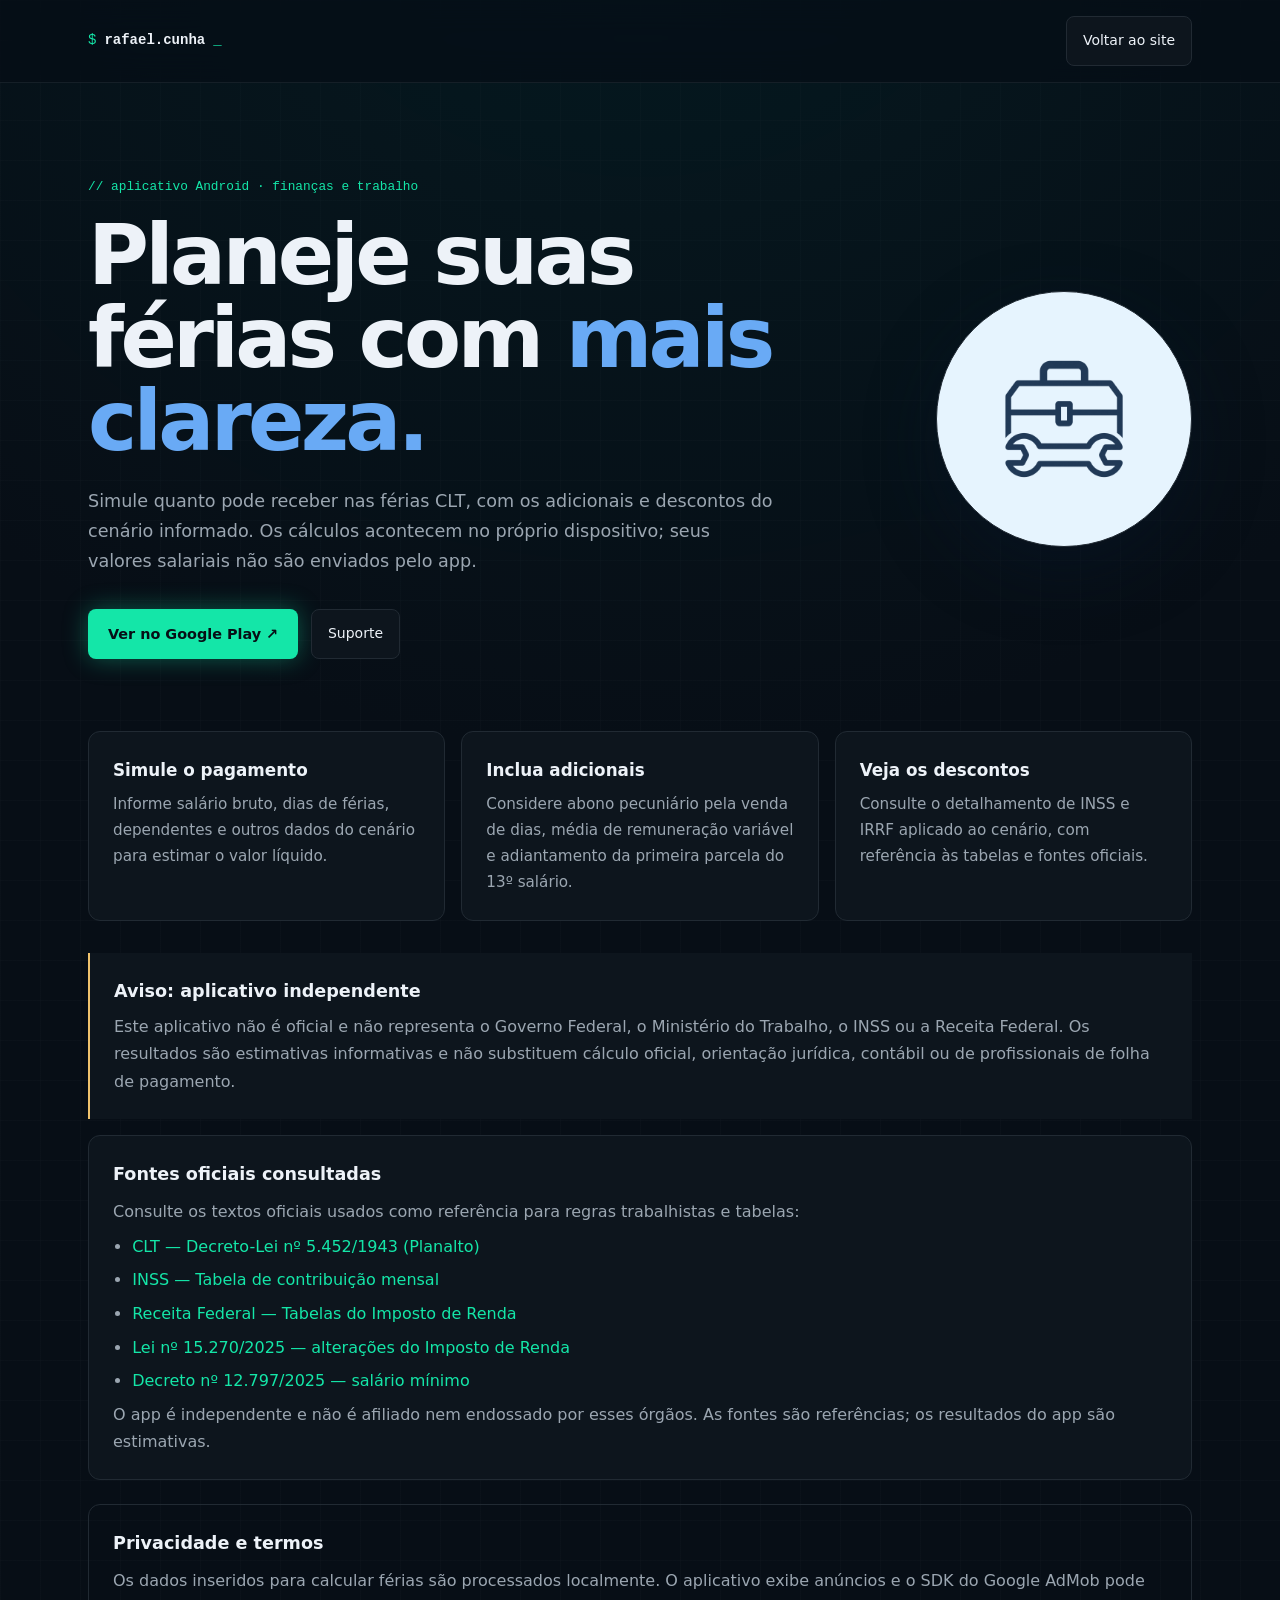
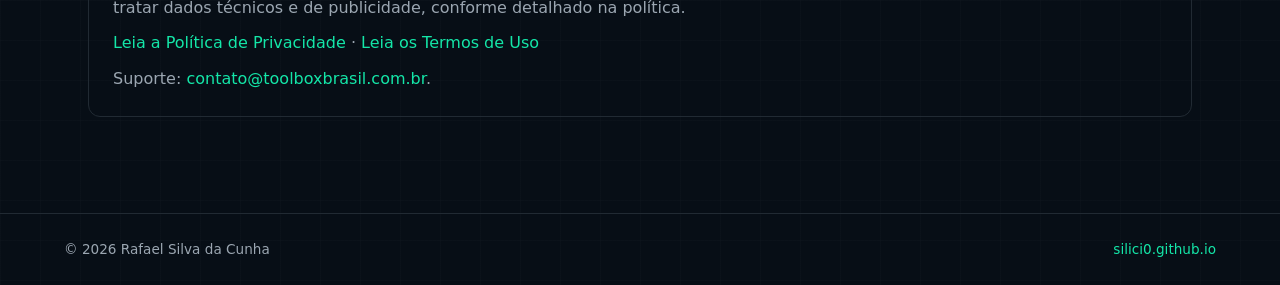
<file: calculadora-de-ferias/index.html>
<!DOCTYPE html>
<html lang="pt-BR">
<head>
  <meta charset="UTF-8" />
  <meta name="viewport" content="width=device-width, initial-scale=1.0" />
  <meta name="description" content="Calculadora de Férias: estime férias CLT, abono pecuniário, adiantamento do 13º, INSS e IRRF. Os cálculos são feitos no seu dispositivo." />
  <meta name="theme-color" content="#142c48" />
  <title>Calculadora de Férias — Simulação CLT | Rafael Cunha</title>
  <link rel="canonical" href="https://silici0.github.io/calculadora-de-ferias/" />
  <link rel="icon" href="../favicon.svg" type="image/svg+xml" />
  <link rel="stylesheet" href="../styles.css" />
  <style>
    .vacation-page { min-height: calc(100vh - 160px); }
    .vacation-hero { max-width: 72rem; margin: 0 auto; padding: 6rem 1.5rem 4.5rem; display: grid; grid-template-columns: 1fr 16rem; align-items: center; gap: 3rem; }
    .vacation-kicker { color: var(--primary); font: 500 .8rem var(--font-mono); margin-bottom: 1.25rem; }
    .vacation-title { max-width: 48rem; font-size: clamp(2.7rem, 7vw, 5.2rem); line-height: 1; letter-spacing: -.045em; }
    .vacation-title span { color: #69aaf5; }
    .vacation-lede { max-width: 43rem; margin-top: 1.5rem; color: var(--muted-foreground); font-size: 1.1rem; }
    .vacation-actions { margin-top: 2rem; display: flex; flex-wrap: wrap; gap: .8rem; }
    .vacation-icon { width: 16rem; height: 16rem; aspect-ratio: 1 / 1; object-fit: contain; padding: 2rem; border-radius: 50%; border: 1px solid var(--border); background: #e6f4fe; box-shadow: 0 24px 70px #07172b66; justify-self: center; }
    .vacation-content { max-width: 72rem; margin: 0 auto; padding: 0 1.5rem 6rem; }
    .vacation-grid { display: grid; grid-template-columns: repeat(3, 1fr); gap: 1rem; }
    .vacation-card { padding: 1.5rem; border: 1px solid var(--border); border-radius: var(--radius); background: var(--card); }
    .vacation-card h2 { font-size: 1.05rem; margin-bottom: .5rem; }
    .vacation-card p { color: var(--muted-foreground); font-size: .95rem; }
    .vacation-notice { margin-top: 2rem; padding: 1.5rem; border-left: 2px solid #f0c36d; background: var(--card); }
    .vacation-notice h2 { font-size: 1.1rem; margin-bottom: .4rem; }
    .vacation-notice p { color: var(--muted-foreground); }
    .vacation-sources { margin-top: 1rem; padding: 1.5rem; border: 1px solid var(--border); border-radius: var(--radius); background: var(--card); }
    .vacation-sources h2 { font-size: 1.1rem; margin-bottom: .5rem; }
    .vacation-sources p, .vacation-sources li { color: var(--muted-foreground); }
    .vacation-sources ul { padding-left: 1.2rem; margin-top: .5rem; }
    .vacation-sources li { margin: .4rem 0; }
    .vacation-legal { margin-top: 1.5rem; padding: 1.5rem; border: 1px solid var(--border); border-radius: var(--radius); }
    .vacation-legal h2 { font-size: 1.1rem; margin-bottom: .4rem; }
    .vacation-legal p { color: var(--muted-foreground); margin-top: .5rem; }
    .vacation-footer { border-top: 1px solid var(--border); padding: 1.5rem; color: var(--muted-foreground); font-size: .85rem; }
    .vacation-footer-inner { max-width: 72rem; margin: 0 auto; display: flex; justify-content: space-between; gap: 1rem; flex-wrap: wrap; }
    @media (max-width: 700px) { .vacation-hero { padding-top: 4rem; grid-template-columns: 1fr; text-align: center; gap: 2rem; } .vacation-icon { width: 11rem; height: 11rem; margin: 0 auto; grid-row: 1; } .vacation-actions { justify-content: center; } .vacation-grid { grid-template-columns: 1fr; } }
  </style>
</head>
<body>
  <header class="navbar"><div class="nav-container"><a href="../" class="nav-logo" aria-label="Rafael Cunha, página inicial"><span class="nav-logo-dollar">$</span><span class="nav-logo-name">rafael.cunha</span><span class="nav-logo-cursor">_</span></a><a class="btn-outline" href="../">Voltar ao site</a></div></header>
  <main class="vacation-page">
    <section class="vacation-hero">
      <div>
        <p class="vacation-kicker">// aplicativo Android · finanças e trabalho</p>
        <h1 class="vacation-title">Planeje suas férias com <span>mais clareza.</span></h1>
        <p class="vacation-lede">Simule quanto pode receber nas férias CLT, com os adicionais e descontos do cenário informado. Os cálculos acontecem no próprio dispositivo; seus valores salariais não são enviados pelo app.</p>
        <div class="vacation-actions">
          <a class="btn-primary" href="https://play.google.com/store/apps/details?id=br.com.toolboxbrasil.calculadoradeferias" target="_blank" rel="noopener noreferrer">Ver no Google Play ↗</a>
          <a class="btn-outline" href="mailto:contato@toolboxbrasil.com.br?subject=Calculadora%20de%20F%C3%A9rias">Suporte</a>
        </div>
      </div>
      <img class="vacation-icon" src="images/calculadora-de-ferias-foreground.png" alt="Símbolo da Calculadora de Férias" width="1024" height="1024" fetchpriority="high" />
    </section>
    <section class="vacation-content" aria-label="Recursos do aplicativo">
      <div class="vacation-grid">
        <article class="vacation-card"><h2>Simule o pagamento</h2><p>Informe salário bruto, dias de férias, dependentes e outros dados do cenário para estimar o valor líquido.</p></article>
        <article class="vacation-card"><h2>Inclua adicionais</h2><p>Considere abono pecuniário pela venda de dias, média de remuneração variável e adiantamento da primeira parcela do 13º salário.</p></article>
        <article class="vacation-card"><h2>Veja os descontos</h2><p>Consulte o detalhamento de INSS e IRRF aplicado ao cenário, com referência às tabelas e fontes oficiais.</p></article>
      </div>
      <aside class="vacation-notice">
        <h2>Aviso: aplicativo independente</h2>
        <p>Este aplicativo não é oficial e não representa o Governo Federal, o Ministério do Trabalho, o INSS ou a Receita Federal. Os resultados são estimativas informativas e não substituem cálculo oficial, orientação jurídica, contábil ou de profissionais de folha de pagamento.</p>
      </aside>
      <section class="vacation-sources" aria-labelledby="official-sources-title">
        <h2 id="official-sources-title">Fontes oficiais consultadas</h2>
        <p>Consulte os textos oficiais usados como referência para regras trabalhistas e tabelas:</p>
        <ul>
          <li><a href="https://www.planalto.gov.br/ccivil_03/decreto-lei/del5452.htm" target="_blank" rel="noopener noreferrer">CLT — Decreto-Lei nº 5.452/1943 (Planalto)</a></li>
          <li><a href="https://www.gov.br/inss/pt-br/direitos-e-deveres/inscricao-e-contribuicao/tabela-de-contribuicao-mensal" target="_blank" rel="noopener noreferrer">INSS — Tabela de contribuição mensal</a></li>
          <li><a href="https://www.gov.br/receitafederal/pt-br/assuntos/meu-imposto-de-renda/tabelas" target="_blank" rel="noopener noreferrer">Receita Federal — Tabelas do Imposto de Renda</a></li>
          <li><a href="https://www.planalto.gov.br/ccivil_03/_ato2023-2026/2025/lei/L15270.htm" target="_blank" rel="noopener noreferrer">Lei nº 15.270/2025 — alterações do Imposto de Renda</a></li>
          <li><a href="https://www.planalto.gov.br/ccivil_03/_ato2023-2026/2025/decreto/D12797.htm" target="_blank" rel="noopener noreferrer">Decreto nº 12.797/2025 — salário mínimo</a></li>
        </ul>
        <p>O app é independente e não é afiliado nem endossado por esses órgãos. As fontes são referências; os resultados do app são estimativas.</p>
      </section>
      <aside class="vacation-legal">
        <h2>Privacidade e termos</h2>
        <p>Os dados inseridos para calcular férias são processados localmente. O aplicativo exibe anúncios e o SDK do Google AdMob pode tratar dados técnicos e de publicidade, conforme detalhado na política.</p>
        <p><a href="privacidade/">Leia a Política de Privacidade</a> · <a href="termos-de-uso/">Leia os Termos de Uso</a></p>
        <p>Suporte: <a href="mailto:contato@toolboxbrasil.com.br">contato@toolboxbrasil.com.br</a>.</p>
      </aside>
    </section>
  </main>
  <footer class="vacation-footer"><div class="vacation-footer-inner"><span>© 2026 Rafael Silva da Cunha</span><a href="../">silici0.github.io</a></div></footer>
</body>
</html>
</file>
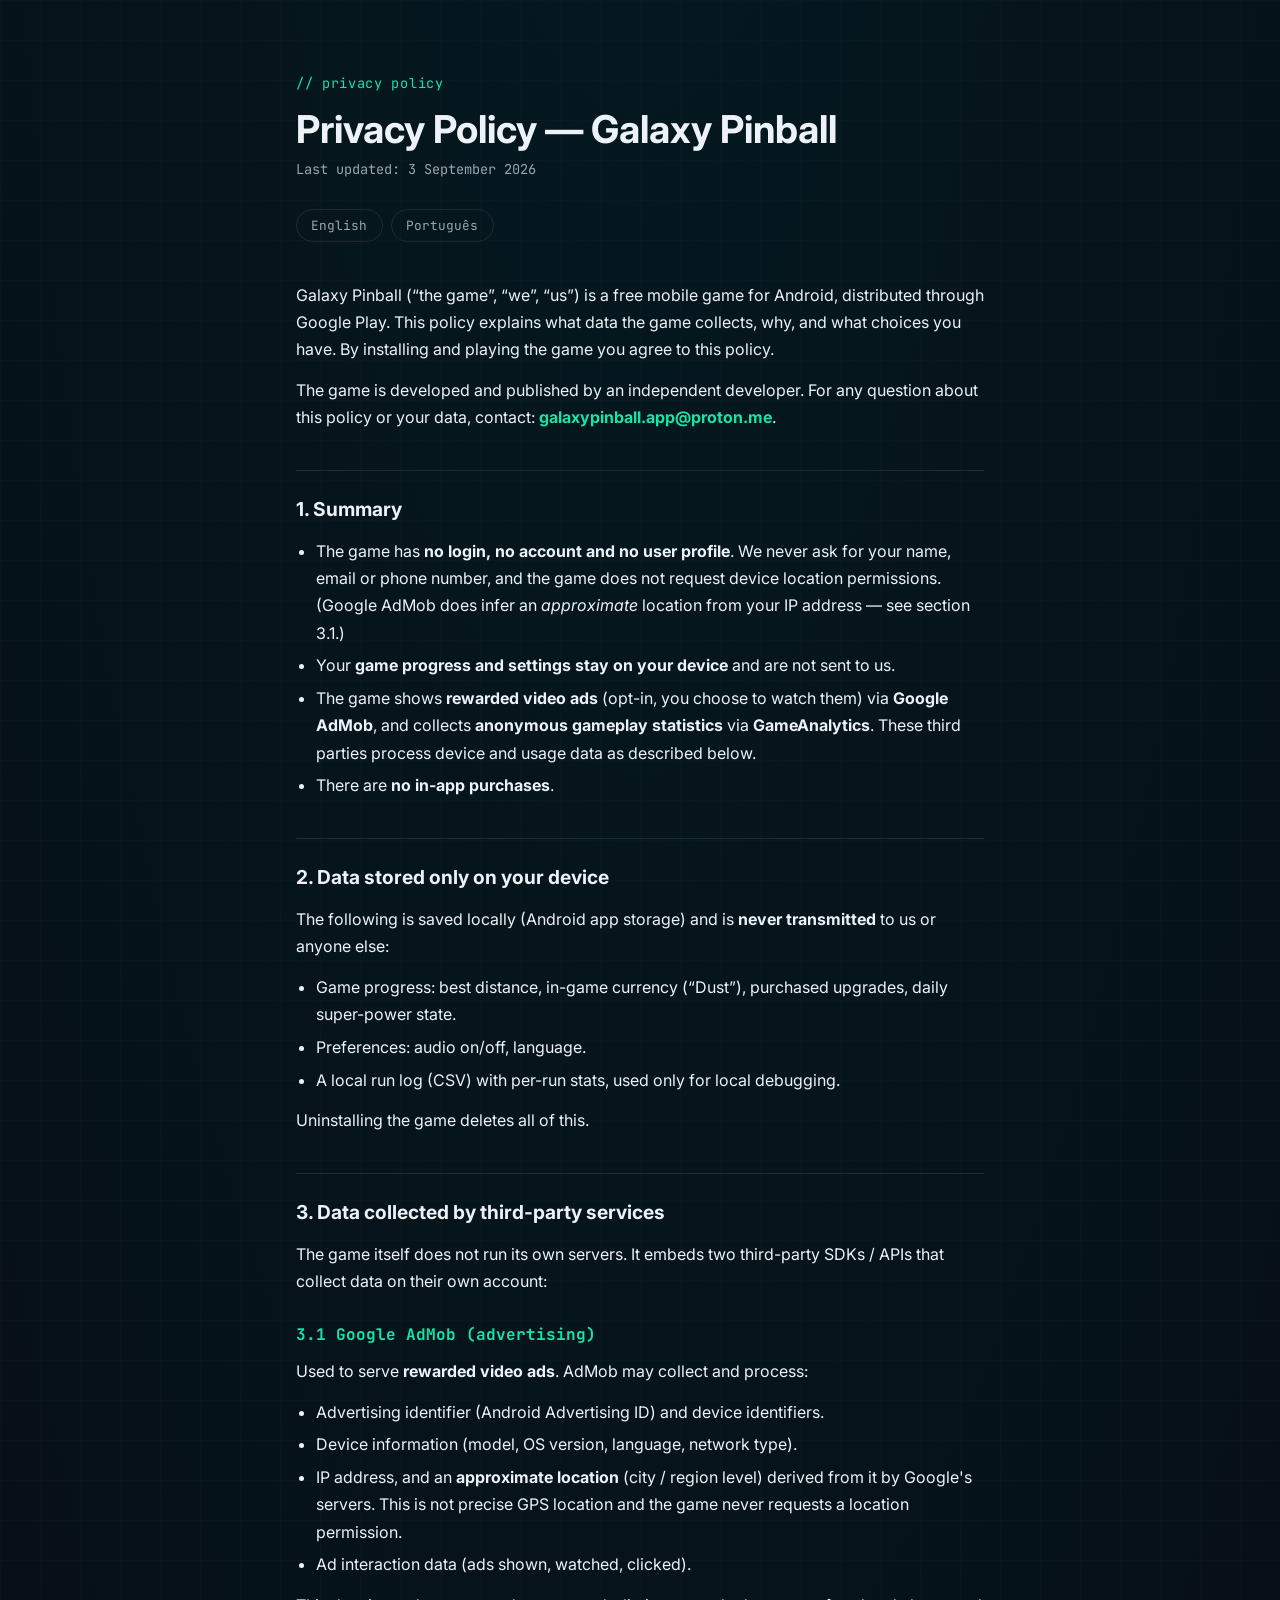
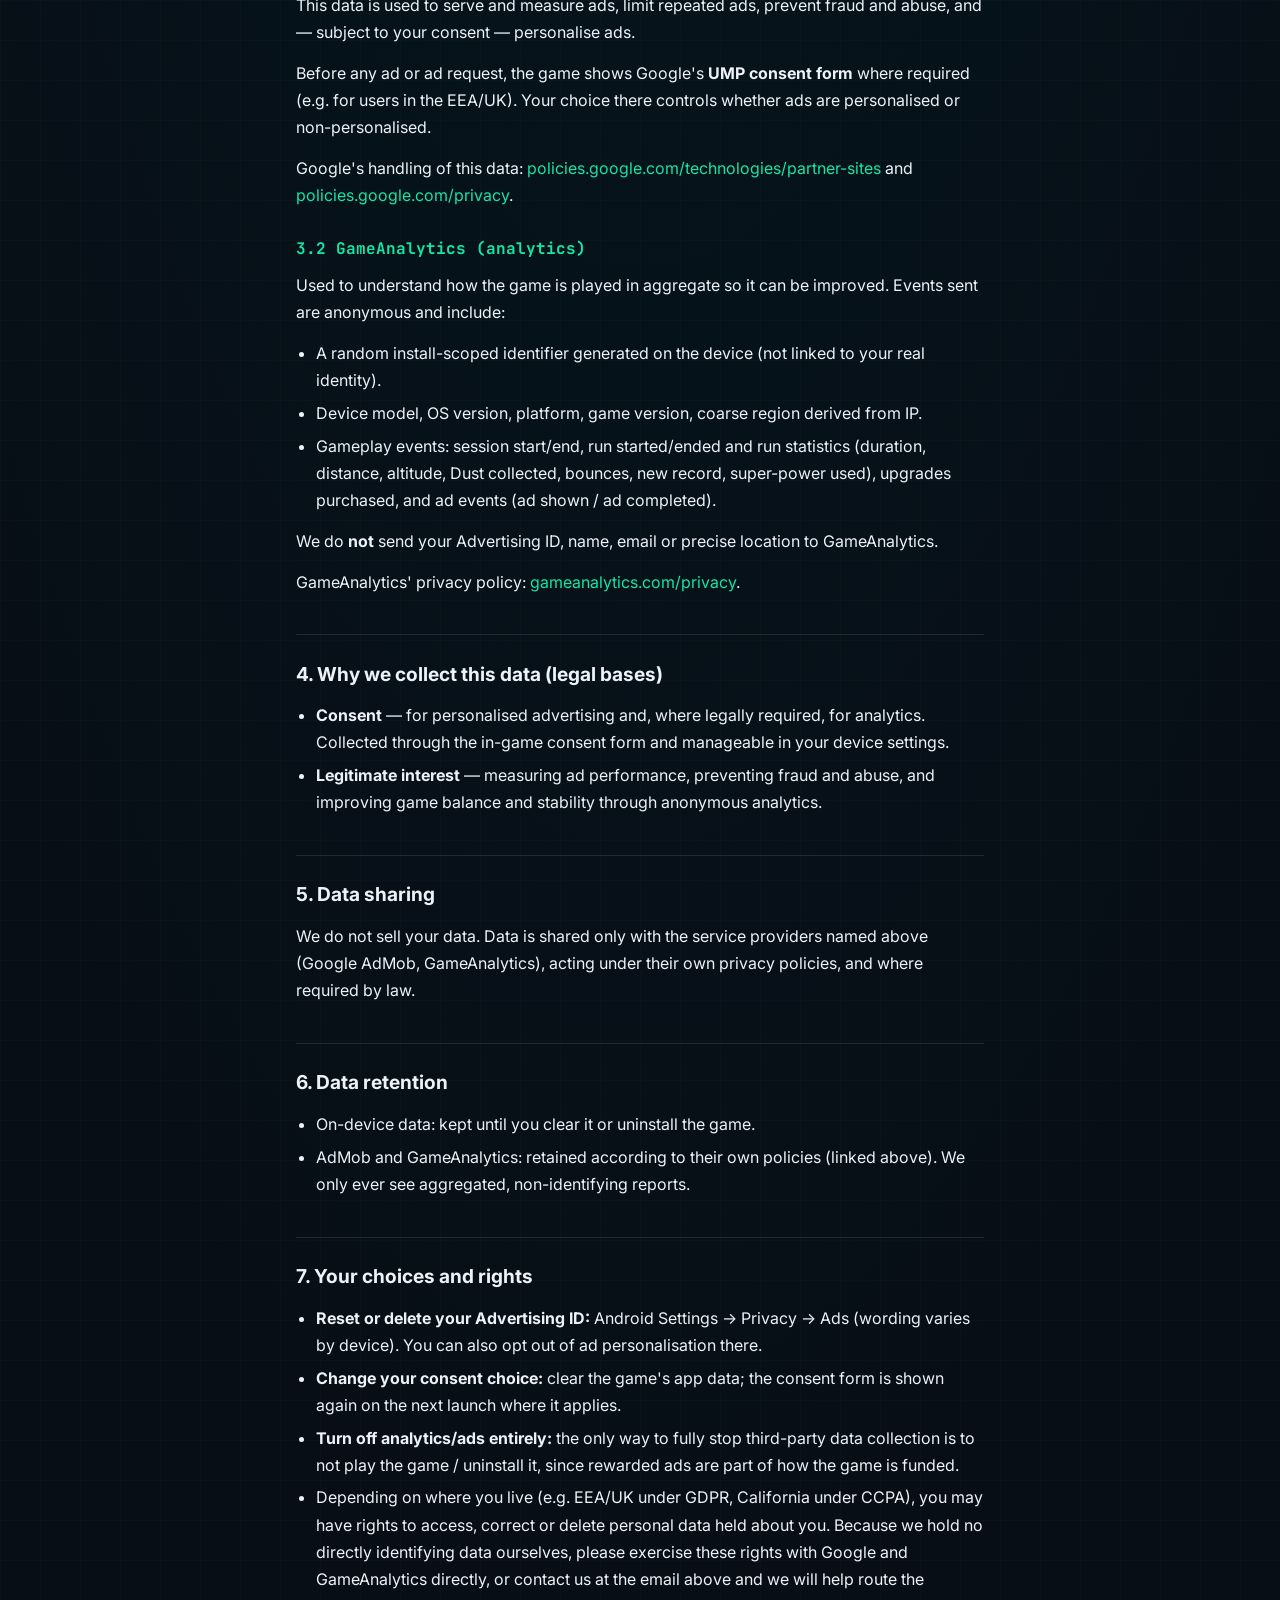
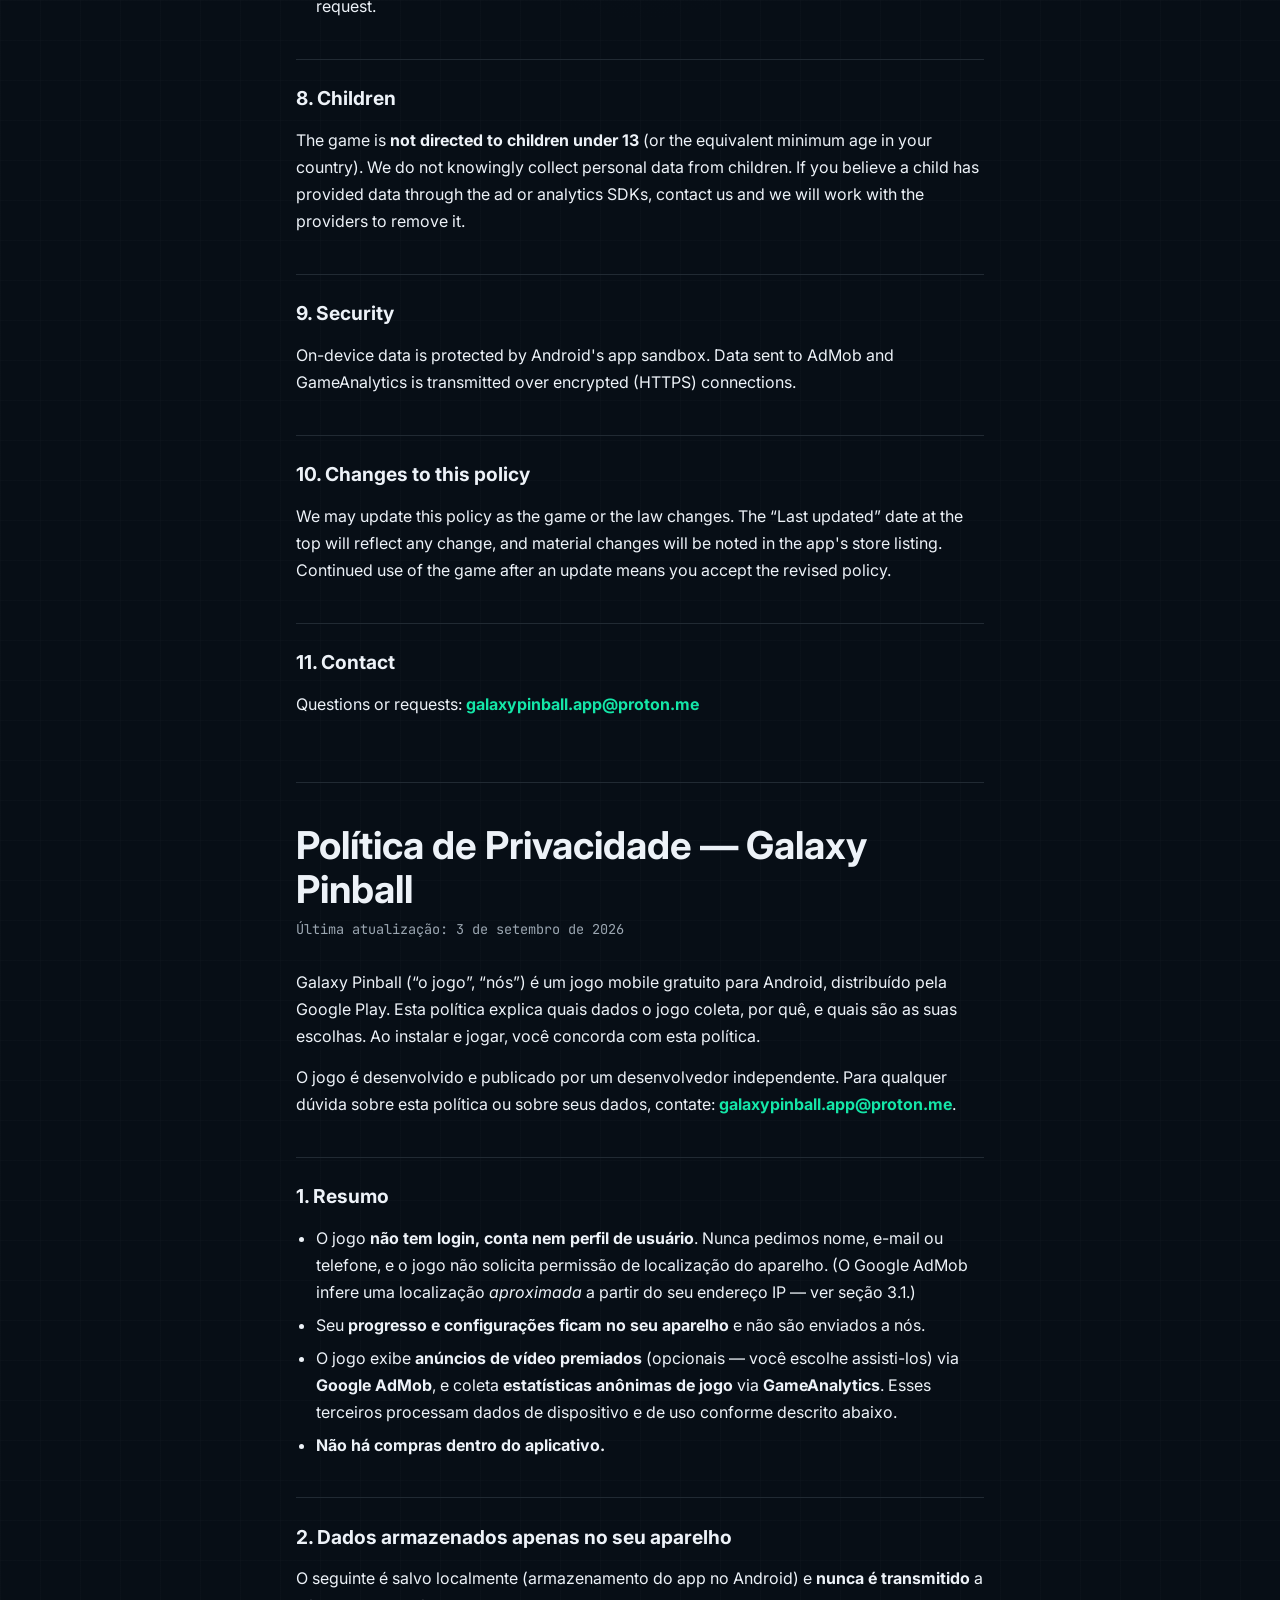
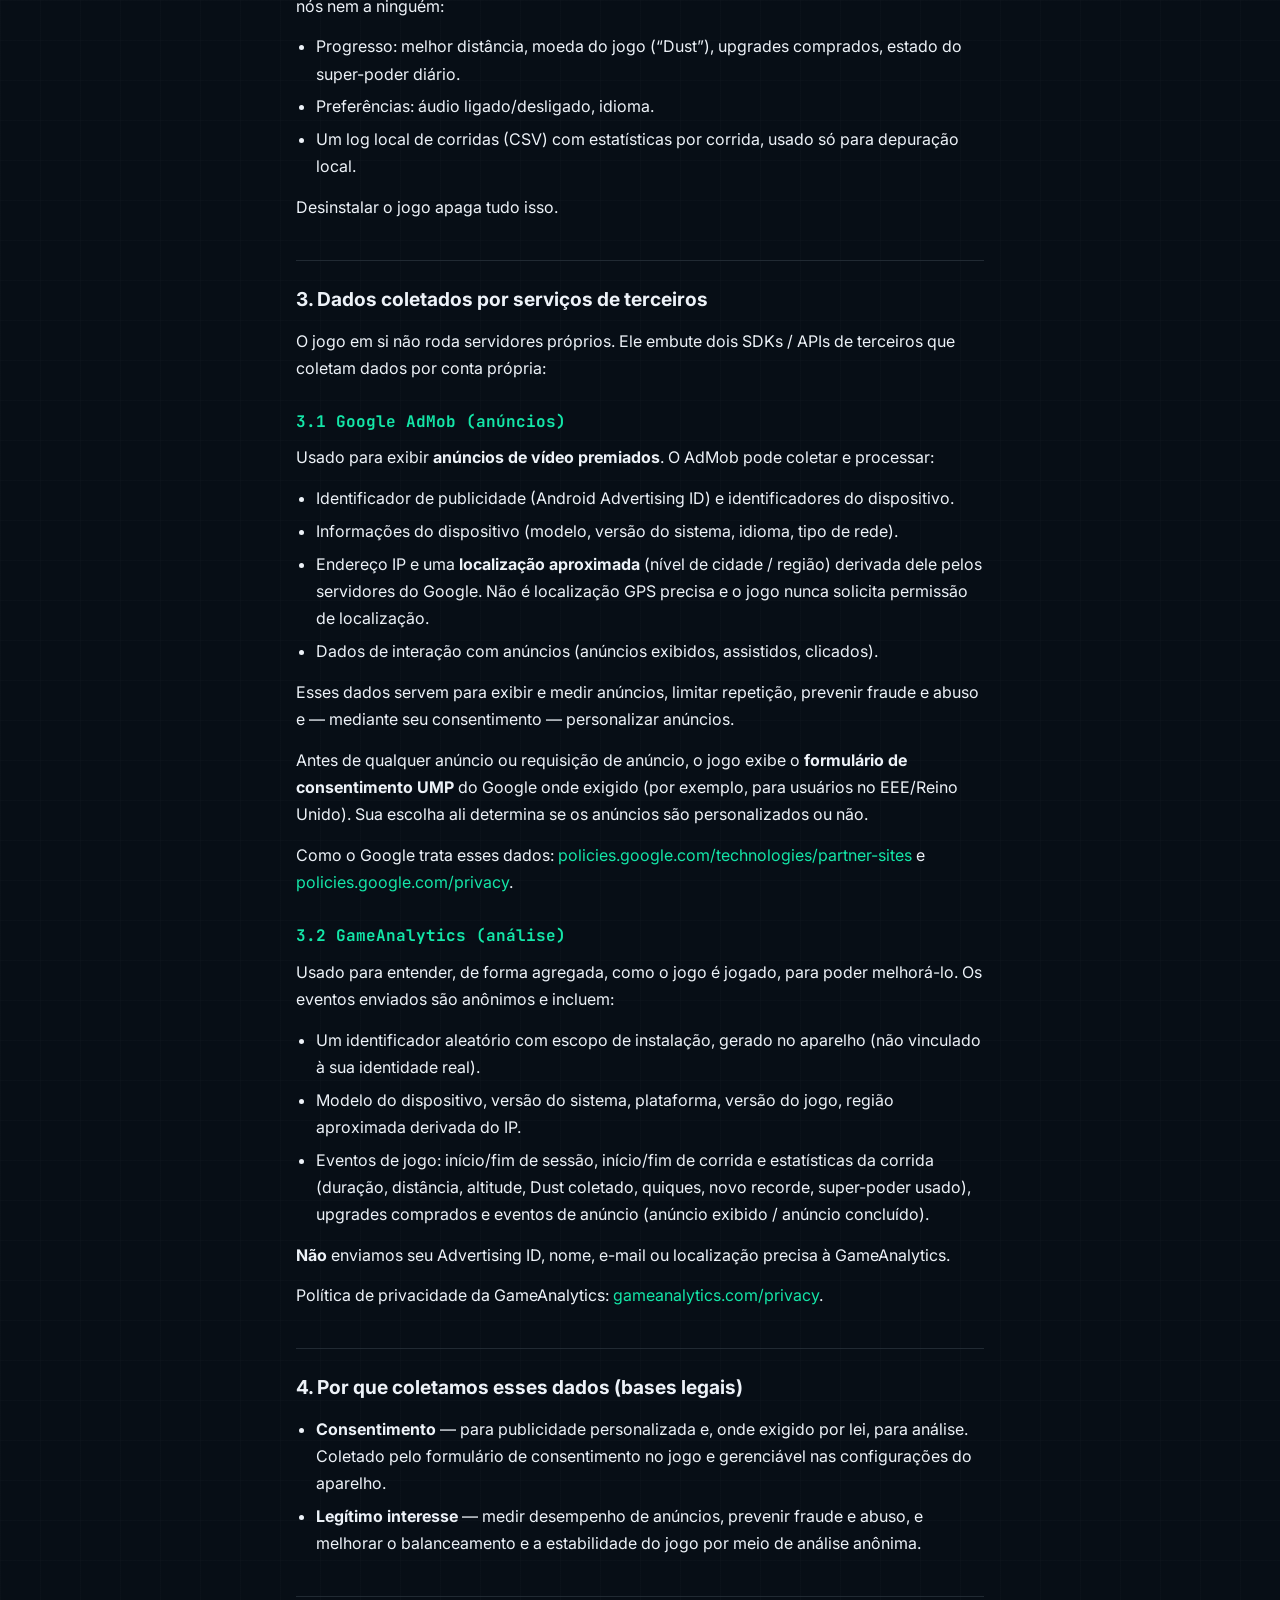
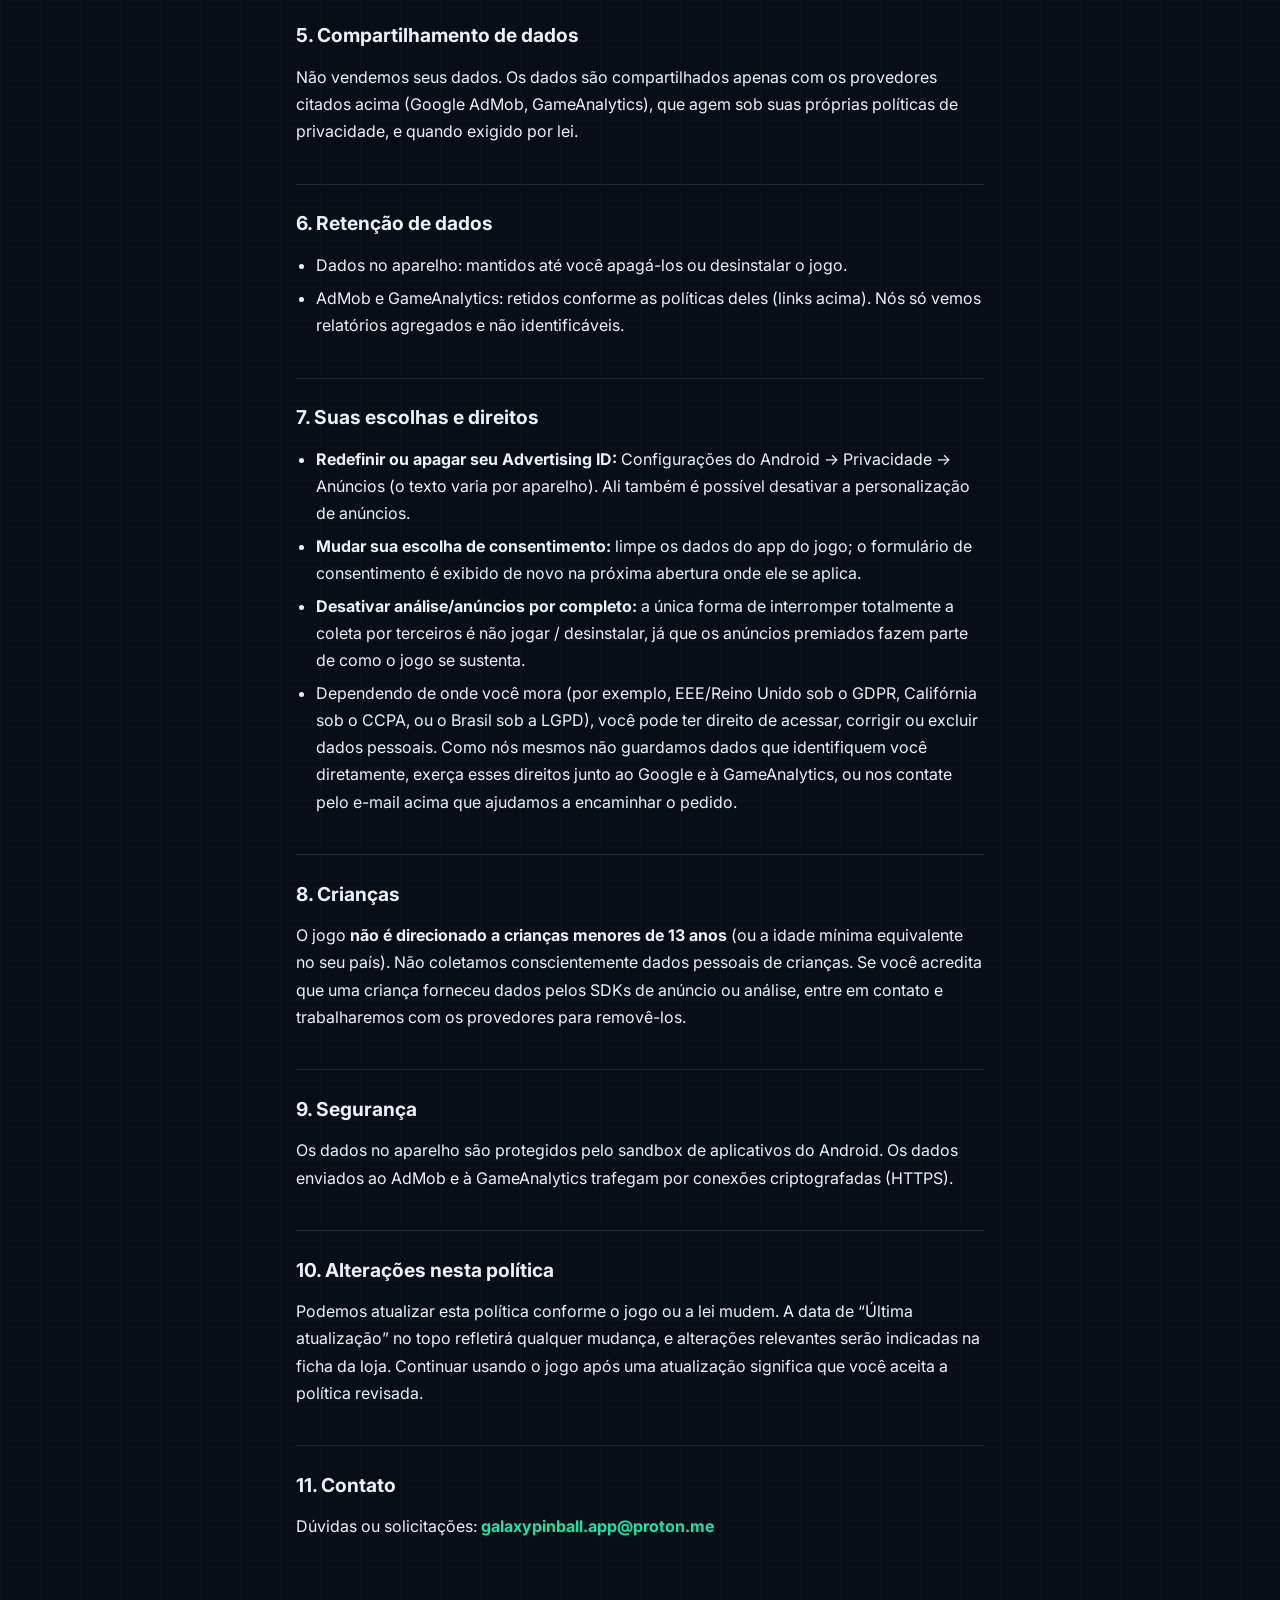
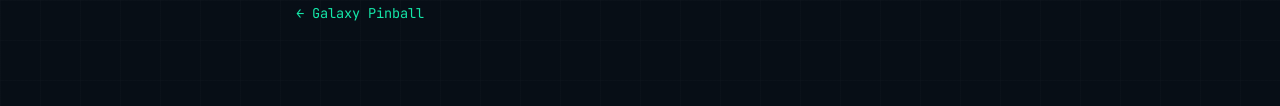
<file: game-pinball-privacy/index.html>
<!DOCTYPE html>
<html lang="en">
<head>
  <meta charset="UTF-8" />
  <meta name="viewport" content="width=device-width, initial-scale=1.0" />
  <title>Privacy Policy — Galaxy Pinball</title>
  <meta name="description" content="Privacy Policy for Galaxy Pinball, a free Android game. What data is collected, why, and your choices. English and Portuguese." />
  <meta name="robots" content="index, follow" />
  <link rel="canonical" href="https://silici0.github.io/game-pinball-privacy/" />
  <link rel="icon" href="../favicon.svg" type="image/svg+xml" />
  <link rel="icon" href="../favicon.ico" sizes="32x32" />
  <link rel="apple-touch-icon" href="../apple-touch-icon.png" />
  <link rel="preconnect" href="https://fonts.googleapis.com" />
  <link rel="preconnect" href="https://fonts.gstatic.com" crossorigin />
  <link rel="stylesheet" href="https://fonts.googleapis.com/css2?family=JetBrains+Mono:wght@400;500;700&family=Inter:wght@300;400;500;600;700;800&display=swap" />
  <link rel="stylesheet" href="../styles.css" />
  <style>
    .legal {
      max-width: 46rem;
      margin: 0 auto;
      padding: 4.5rem 1.5rem 5rem;
    }
    .legal .kicker {
      font-family: var(--font-mono);
      color: var(--primary);
      font-size: 0.85rem;
      letter-spacing: 0.05em;
      margin-bottom: 0.75rem;
    }
    .legal h1 {
      font-size: clamp(1.7rem, 4vw, 2.4rem);
      line-height: 1.15;
      margin-bottom: 0.4rem;
    }
    .legal .updated {
      color: var(--muted-foreground);
      font-family: var(--font-mono);
      font-size: 0.85rem;
      margin-bottom: 1.75rem;
    }
    .legal .langbar {
      display: flex;
      gap: 0.5rem;
      margin-bottom: 2.5rem;
      font-family: var(--font-mono);
      font-size: 0.8rem;
    }
    .legal .langbar a {
      border: 1px solid var(--border);
      border-radius: 999px;
      padding: 0.3rem 0.9rem;
      color: var(--muted-foreground);
    }
    .legal .langbar a:hover { color: var(--foreground); border-color: var(--primary); }
    .legal h2 {
      font-size: 1.2rem;
      margin: 2.4rem 0 0.75rem;
      padding-top: 1.4rem;
      border-top: 1px solid var(--border);
    }
    .legal h3 {
      font-size: 1rem;
      margin: 1.6rem 0 0.6rem;
      color: var(--primary);
      font-family: var(--font-mono);
    }
    .legal p, .legal li {
      color: var(--foreground);
      line-height: 1.7;
      margin-bottom: 0.85rem;
    }
    .legal ul { padding-left: 1.25rem; margin-bottom: 0.85rem; }
    .legal li { margin-bottom: 0.35rem; }
    .legal a { color: var(--primary); word-break: break-word; }
    .legal .sep {
      border: none;
      border-top: 1px solid var(--border);
      margin: 4rem 0 0;
    }
    .legal .back {
      display: inline-block;
      margin-top: 3rem;
      font-family: var(--font-mono);
      font-size: 0.85rem;
    }
  </style>
</head>
<body>
  <main class="legal">
    <p class="kicker">// privacy policy</p>
    <h1>Privacy Policy — Galaxy Pinball</h1>
    <p class="updated">Last updated: 3 September 2026</p>
    <nav class="langbar">
      <a href="#en">English</a>
      <a href="#pt">Português</a>
    </nav>

    <!-- ================= ENGLISH ================= -->
    <section id="en" lang="en">
      <p>
        Galaxy Pinball (&ldquo;the game&rdquo;, &ldquo;we&rdquo;, &ldquo;us&rdquo;) is a free mobile game for
        Android, distributed through Google Play. This policy explains what data the game collects, why,
        and what choices you have. By installing and playing the game you agree to this policy.
      </p>
      <p>
        The game is developed and published by an independent developer. For any question about this
        policy or your data, contact: <strong><a href="mailto:galaxypinball.app@proton.me">galaxypinball.app@proton.me</a></strong>.
      </p>

      <h2>1. Summary</h2>
      <ul>
        <li>The game has <strong>no login, no account and no user profile</strong>. We never ask for your name, email or phone number, and the game does not request device location permissions. (Google AdMob does infer an <em>approximate</em> location from your IP address — see section 3.1.)</li>
        <li>Your <strong>game progress and settings stay on your device</strong> and are not sent to us.</li>
        <li>The game shows <strong>rewarded video ads</strong> (opt-in, you choose to watch them) via <strong>Google AdMob</strong>, and collects <strong>anonymous gameplay statistics</strong> via <strong>GameAnalytics</strong>. These third parties process device and usage data as described below.</li>
        <li>There are <strong>no in-app purchases</strong>.</li>
      </ul>

      <h2>2. Data stored only on your device</h2>
      <p>The following is saved locally (Android app storage) and is <strong>never transmitted</strong> to us or anyone else:</p>
      <ul>
        <li>Game progress: best distance, in-game currency (&ldquo;Dust&rdquo;), purchased upgrades, daily super-power state.</li>
        <li>Preferences: audio on/off, language.</li>
        <li>A local run log (CSV) with per-run stats, used only for local debugging.</li>
      </ul>
      <p>Uninstalling the game deletes all of this.</p>

      <h2>3. Data collected by third-party services</h2>
      <p>The game itself does not run its own servers. It embeds two third-party SDKs / APIs that collect data on their own account:</p>

      <h3>3.1 Google AdMob (advertising)</h3>
      <p>Used to serve <strong>rewarded video ads</strong>. AdMob may collect and process:</p>
      <ul>
        <li>Advertising identifier (Android Advertising ID) and device identifiers.</li>
        <li>Device information (model, OS version, language, network type).</li>
        <li>IP address, and an <strong>approximate location</strong> (city / region level) derived from it by Google's servers. This is not precise GPS location and the game never requests a location permission.</li>
        <li>Ad interaction data (ads shown, watched, clicked).</li>
      </ul>
      <p>This data is used to serve and measure ads, limit repeated ads, prevent fraud and abuse, and — subject to your consent — personalise ads.</p>
      <p>Before any ad or ad request, the game shows Google's <strong>UMP consent form</strong> where required (e.g. for users in the EEA/UK). Your choice there controls whether ads are personalised or non-personalised.</p>
      <p>Google's handling of this data: <a href="https://policies.google.com/technologies/partner-sites" target="_blank" rel="noopener">policies.google.com/technologies/partner-sites</a> and <a href="https://policies.google.com/privacy" target="_blank" rel="noopener">policies.google.com/privacy</a>.</p>

      <h3>3.2 GameAnalytics (analytics)</h3>
      <p>Used to understand how the game is played in aggregate so it can be improved. Events sent are anonymous and include:</p>
      <ul>
        <li>A random install-scoped identifier generated on the device (not linked to your real identity).</li>
        <li>Device model, OS version, platform, game version, coarse region derived from IP.</li>
        <li>Gameplay events: session start/end, run started/ended and run statistics (duration, distance, altitude, Dust collected, bounces, new record, super-power used), upgrades purchased, and ad events (ad shown / ad completed).</li>
      </ul>
      <p>We do <strong>not</strong> send your Advertising ID, name, email or precise location to GameAnalytics.</p>
      <p>GameAnalytics' privacy policy: <a href="https://gameanalytics.com/privacy" target="_blank" rel="noopener">gameanalytics.com/privacy</a>.</p>

      <h2>4. Why we collect this data (legal bases)</h2>
      <ul>
        <li><strong>Consent</strong> — for personalised advertising and, where legally required, for analytics. Collected through the in-game consent form and manageable in your device settings.</li>
        <li><strong>Legitimate interest</strong> — measuring ad performance, preventing fraud and abuse, and improving game balance and stability through anonymous analytics.</li>
      </ul>

      <h2>5. Data sharing</h2>
      <p>We do not sell your data. Data is shared only with the service providers named above (Google AdMob, GameAnalytics), acting under their own privacy policies, and where required by law.</p>

      <h2>6. Data retention</h2>
      <ul>
        <li>On-device data: kept until you clear it or uninstall the game.</li>
        <li>AdMob and GameAnalytics: retained according to their own policies (linked above). We only ever see aggregated, non-identifying reports.</li>
      </ul>

      <h2>7. Your choices and rights</h2>
      <ul>
        <li><strong>Reset or delete your Advertising ID:</strong> Android Settings → Privacy → Ads (wording varies by device). You can also opt out of ad personalisation there.</li>
        <li><strong>Change your consent choice:</strong> clear the game's app data; the consent form is shown again on the next launch where it applies.</li>
        <li><strong>Turn off analytics/ads entirely:</strong> the only way to fully stop third-party data collection is to not play the game / uninstall it, since rewarded ads are part of how the game is funded.</li>
        <li>Depending on where you live (e.g. EEA/UK under GDPR, California under CCPA), you may have rights to access, correct or delete personal data held about you. Because we hold no directly identifying data ourselves, please exercise these rights with Google and GameAnalytics directly, or contact us at the email above and we will help route the request.</li>
      </ul>

      <h2>8. Children</h2>
      <p>The game is <strong>not directed to children under 13</strong> (or the equivalent minimum age in your country). We do not knowingly collect personal data from children. If you believe a child has provided data through the ad or analytics SDKs, contact us and we will work with the providers to remove it.</p>

      <h2>9. Security</h2>
      <p>On-device data is protected by Android's app sandbox. Data sent to AdMob and GameAnalytics is transmitted over encrypted (HTTPS) connections.</p>

      <h2>10. Changes to this policy</h2>
      <p>We may update this policy as the game or the law changes. The &ldquo;Last updated&rdquo; date at the top will reflect any change, and material changes will be noted in the app's store listing. Continued use of the game after an update means you accept the revised policy.</p>

      <h2>11. Contact</h2>
      <p>Questions or requests: <strong><a href="mailto:galaxypinball.app@proton.me">galaxypinball.app@proton.me</a></strong></p>
    </section>

    <hr class="sep" />

    <!-- ================= PORTUGUÊS ================= -->
    <section id="pt" lang="pt-BR">
      <h1 style="margin-top:2.5rem;">Política de Privacidade — Galaxy Pinball</h1>
      <p class="updated">Última atualização: 3 de setembro de 2026</p>

      <p>
        Galaxy Pinball (&ldquo;o jogo&rdquo;, &ldquo;nós&rdquo;) é um jogo mobile gratuito para Android,
        distribuído pela Google Play. Esta política explica quais dados o jogo coleta, por quê, e quais
        são as suas escolhas. Ao instalar e jogar, você concorda com esta política.
      </p>
      <p>
        O jogo é desenvolvido e publicado por um desenvolvedor independente. Para qualquer dúvida sobre
        esta política ou sobre seus dados, contate: <strong><a href="mailto:galaxypinball.app@proton.me">galaxypinball.app@proton.me</a></strong>.
      </p>

      <h2>1. Resumo</h2>
      <ul>
        <li>O jogo <strong>não tem login, conta nem perfil de usuário</strong>. Nunca pedimos nome, e-mail ou telefone, e o jogo não solicita permissão de localização do aparelho. (O Google AdMob infere uma localização <em>aproximada</em> a partir do seu endereço IP — ver seção 3.1.)</li>
        <li>Seu <strong>progresso e configurações ficam no seu aparelho</strong> e não são enviados a nós.</li>
        <li>O jogo exibe <strong>anúncios de vídeo premiados</strong> (opcionais — você escolhe assisti-los) via <strong>Google AdMob</strong>, e coleta <strong>estatísticas anônimas de jogo</strong> via <strong>GameAnalytics</strong>. Esses terceiros processam dados de dispositivo e de uso conforme descrito abaixo.</li>
        <li><strong>Não há compras dentro do aplicativo.</strong></li>
      </ul>

      <h2>2. Dados armazenados apenas no seu aparelho</h2>
      <p>O seguinte é salvo localmente (armazenamento do app no Android) e <strong>nunca é transmitido</strong> a nós nem a ninguém:</p>
      <ul>
        <li>Progresso: melhor distância, moeda do jogo (&ldquo;Dust&rdquo;), upgrades comprados, estado do super-poder diário.</li>
        <li>Preferências: áudio ligado/desligado, idioma.</li>
        <li>Um log local de corridas (CSV) com estatísticas por corrida, usado só para depuração local.</li>
      </ul>
      <p>Desinstalar o jogo apaga tudo isso.</p>

      <h2>3. Dados coletados por serviços de terceiros</h2>
      <p>O jogo em si não roda servidores próprios. Ele embute dois SDKs / APIs de terceiros que coletam dados por conta própria:</p>

      <h3>3.1 Google AdMob (anúncios)</h3>
      <p>Usado para exibir <strong>anúncios de vídeo premiados</strong>. O AdMob pode coletar e processar:</p>
      <ul>
        <li>Identificador de publicidade (Android Advertising ID) e identificadores do dispositivo.</li>
        <li>Informações do dispositivo (modelo, versão do sistema, idioma, tipo de rede).</li>
        <li>Endereço IP e uma <strong>localização aproximada</strong> (nível de cidade / região) derivada dele pelos servidores do Google. Não é localização GPS precisa e o jogo nunca solicita permissão de localização.</li>
        <li>Dados de interação com anúncios (anúncios exibidos, assistidos, clicados).</li>
      </ul>
      <p>Esses dados servem para exibir e medir anúncios, limitar repetição, prevenir fraude e abuso e — mediante seu consentimento — personalizar anúncios.</p>
      <p>Antes de qualquer anúncio ou requisição de anúncio, o jogo exibe o <strong>formulário de consentimento UMP</strong> do Google onde exigido (por exemplo, para usuários no EEE/Reino Unido). Sua escolha ali determina se os anúncios são personalizados ou não.</p>
      <p>Como o Google trata esses dados: <a href="https://policies.google.com/technologies/partner-sites" target="_blank" rel="noopener">policies.google.com/technologies/partner-sites</a> e <a href="https://policies.google.com/privacy" target="_blank" rel="noopener">policies.google.com/privacy</a>.</p>

      <h3>3.2 GameAnalytics (análise)</h3>
      <p>Usado para entender, de forma agregada, como o jogo é jogado, para poder melhorá-lo. Os eventos enviados são anônimos e incluem:</p>
      <ul>
        <li>Um identificador aleatório com escopo de instalação, gerado no aparelho (não vinculado à sua identidade real).</li>
        <li>Modelo do dispositivo, versão do sistema, plataforma, versão do jogo, região aproximada derivada do IP.</li>
        <li>Eventos de jogo: início/fim de sessão, início/fim de corrida e estatísticas da corrida (duração, distância, altitude, Dust coletado, quiques, novo recorde, super-poder usado), upgrades comprados e eventos de anúncio (anúncio exibido / anúncio concluído).</li>
      </ul>
      <p><strong>Não</strong> enviamos seu Advertising ID, nome, e-mail ou localização precisa à GameAnalytics.</p>
      <p>Política de privacidade da GameAnalytics: <a href="https://gameanalytics.com/privacy" target="_blank" rel="noopener">gameanalytics.com/privacy</a>.</p>

      <h2>4. Por que coletamos esses dados (bases legais)</h2>
      <ul>
        <li><strong>Consentimento</strong> — para publicidade personalizada e, onde exigido por lei, para análise. Coletado pelo formulário de consentimento no jogo e gerenciável nas configurações do aparelho.</li>
        <li><strong>Legítimo interesse</strong> — medir desempenho de anúncios, prevenir fraude e abuso, e melhorar o balanceamento e a estabilidade do jogo por meio de análise anônima.</li>
      </ul>

      <h2>5. Compartilhamento de dados</h2>
      <p>Não vendemos seus dados. Os dados são compartilhados apenas com os provedores citados acima (Google AdMob, GameAnalytics), que agem sob suas próprias políticas de privacidade, e quando exigido por lei.</p>

      <h2>6. Retenção de dados</h2>
      <ul>
        <li>Dados no aparelho: mantidos até você apagá-los ou desinstalar o jogo.</li>
        <li>AdMob e GameAnalytics: retidos conforme as políticas deles (links acima). Nós só vemos relatórios agregados e não identificáveis.</li>
      </ul>

      <h2>7. Suas escolhas e direitos</h2>
      <ul>
        <li><strong>Redefinir ou apagar seu Advertising ID:</strong> Configurações do Android → Privacidade → Anúncios (o texto varia por aparelho). Ali também é possível desativar a personalização de anúncios.</li>
        <li><strong>Mudar sua escolha de consentimento:</strong> limpe os dados do app do jogo; o formulário de consentimento é exibido de novo na próxima abertura onde ele se aplica.</li>
        <li><strong>Desativar análise/anúncios por completo:</strong> a única forma de interromper totalmente a coleta por terceiros é não jogar / desinstalar, já que os anúncios premiados fazem parte de como o jogo se sustenta.</li>
        <li>Dependendo de onde você mora (por exemplo, EEE/Reino Unido sob o GDPR, Califórnia sob o CCPA, ou o Brasil sob a LGPD), você pode ter direito de acessar, corrigir ou excluir dados pessoais. Como nós mesmos não guardamos dados que identifiquem você diretamente, exerça esses direitos junto ao Google e à GameAnalytics, ou nos contate pelo e-mail acima que ajudamos a encaminhar o pedido.</li>
      </ul>

      <h2>8. Crianças</h2>
      <p>O jogo <strong>não é direcionado a crianças menores de 13 anos</strong> (ou a idade mínima equivalente no seu país). Não coletamos conscientemente dados pessoais de crianças. Se você acredita que uma criança forneceu dados pelos SDKs de anúncio ou análise, entre em contato e trabalharemos com os provedores para removê-los.</p>

      <h2>9. Segurança</h2>
      <p>Os dados no aparelho são protegidos pelo sandbox de aplicativos do Android. Os dados enviados ao AdMob e à GameAnalytics trafegam por conexões criptografadas (HTTPS).</p>

      <h2>10. Alterações nesta política</h2>
      <p>Podemos atualizar esta política conforme o jogo ou a lei mudem. A data de &ldquo;Última atualização&rdquo; no topo refletirá qualquer mudança, e alterações relevantes serão indicadas na ficha da loja. Continuar usando o jogo após uma atualização significa que você aceita a política revisada.</p>

      <h2>11. Contato</h2>
      <p>Dúvidas ou solicitações: <strong><a href="mailto:galaxypinball.app@proton.me">galaxypinball.app@proton.me</a></strong></p>
    </section>

    <a class="back" href="../galaxy-pinball/">&larr; Galaxy Pinball</a>
  </main>
</body>
</html>
</file>
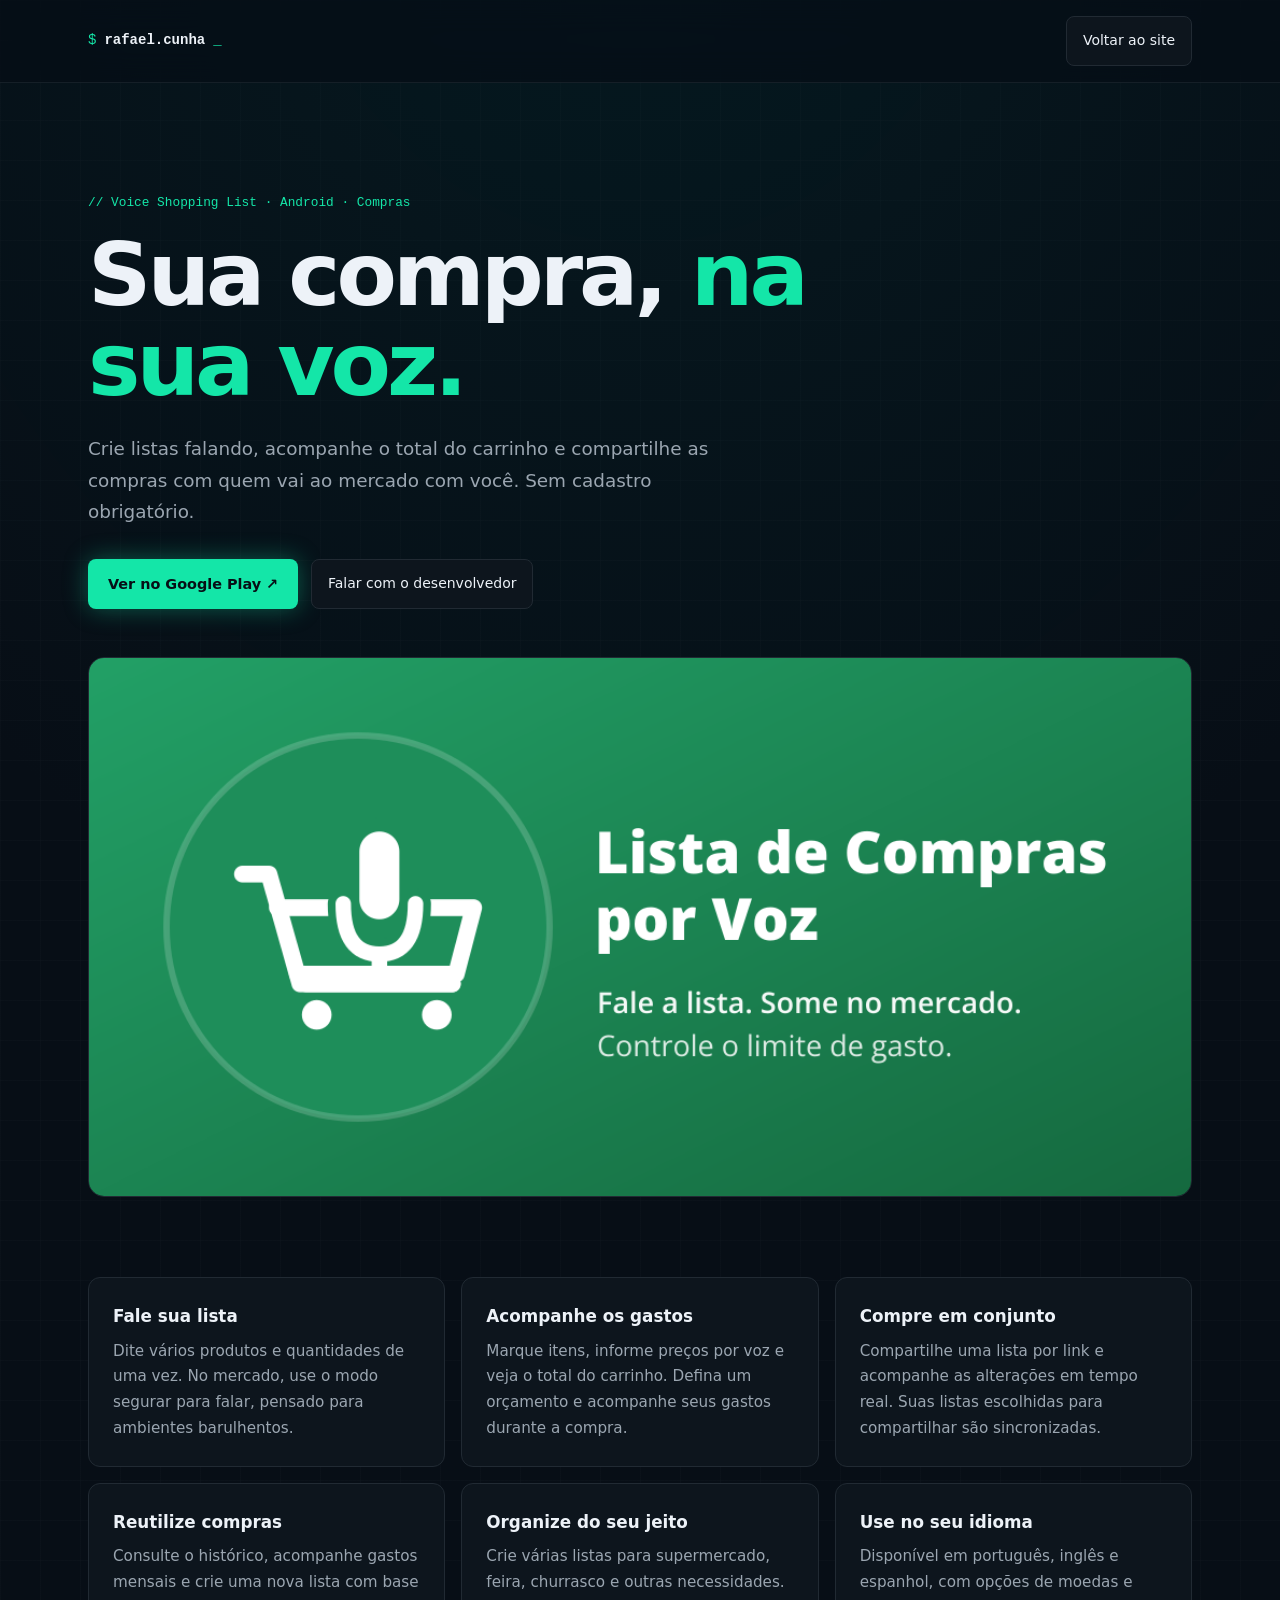
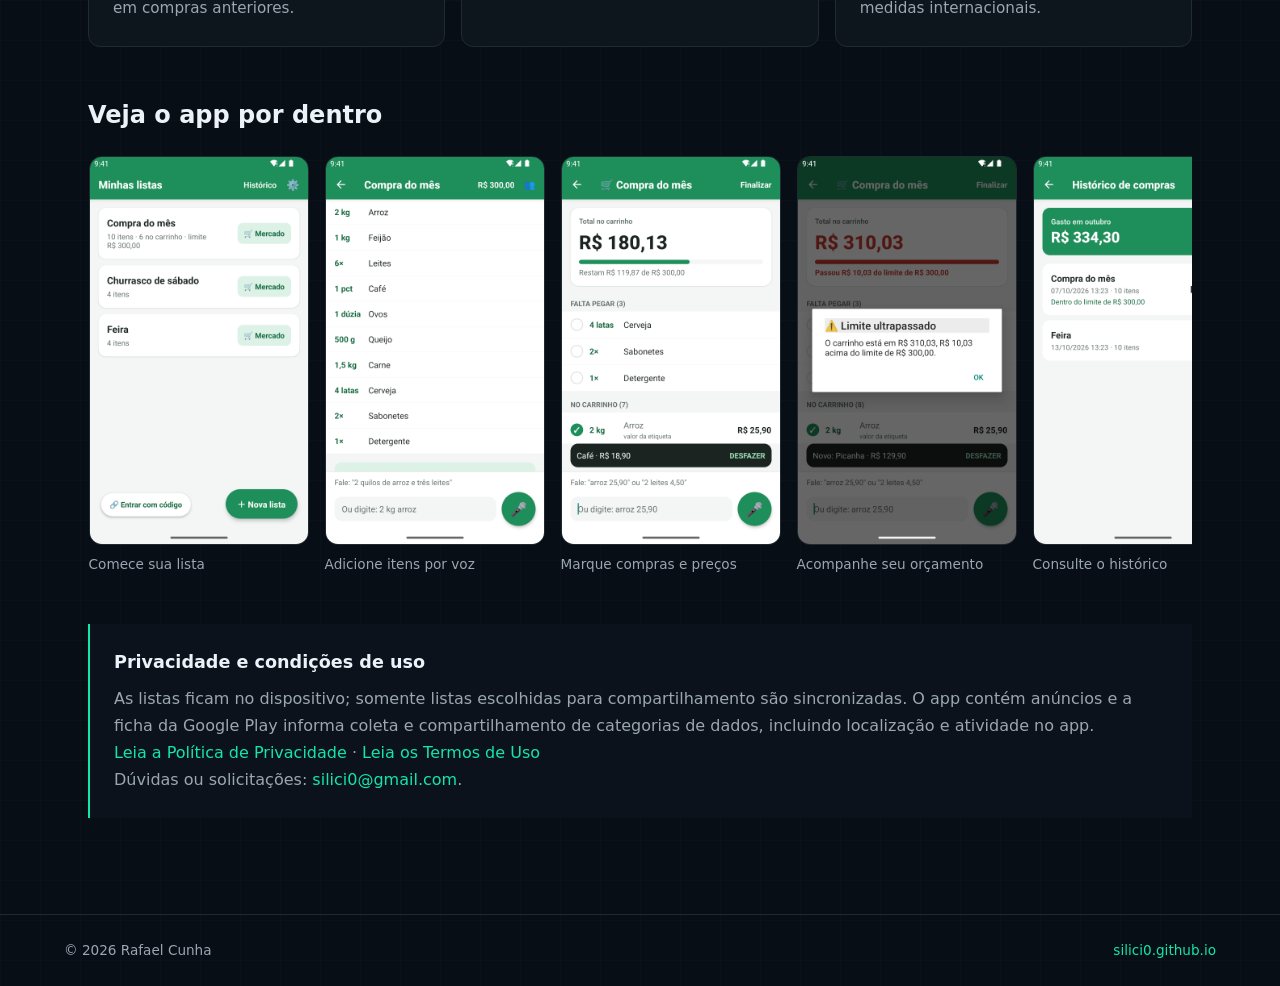
<file: lista-compras-por-voz/index.html>
<!DOCTYPE html>
<html lang="pt-BR">
<head>
  <meta charset="UTF-8" />
  <meta name="viewport" content="width=device-width, initial-scale=1.0" />
  <meta name="description" content="Lista por Voz: organize compras por voz, acompanhe gastos e compartilhe listas em tempo real. Disponível para Android." />
  <meta name="theme-color" content="#101820" />
  <title>Lista por Voz — Lista de Compras Inteligente | Rafael Cunha</title>
  <link rel="canonical" href="https://silici0.github.io/lista-compras-por-voz/" />
  <link rel="icon" href="../favicon.svg" type="image/svg+xml" />
  <link rel="stylesheet" href="../styles.css" />
  <style>
    .app-page { min-height: calc(100vh - 160px); }
    .app-hero { max-width: 72rem; margin: 0 auto; padding: 7rem 1.5rem 5rem; }
    .app-feature-image { width: 100%; height: auto; margin-top: 3rem; border-radius: 1rem; border: 1px solid var(--border); }
    .app-kicker { color: var(--primary); font: 500 .8rem var(--font-mono); margin-bottom: 1.25rem; }
    .app-title { max-width: 52rem; font-size: clamp(2.7rem, 7vw, 5.5rem); line-height: 1.02; letter-spacing: -.045em; }
    .app-title span { color: var(--primary); }
    .app-lede { max-width: 40rem; margin-top: 1.5rem; color: var(--muted-foreground); font-size: 1.15rem; }
    .app-actions { margin-top: 2rem; display: flex; flex-wrap: wrap; gap: .8rem; }
    .app-details { max-width: 72rem; margin: 0 auto; padding: 0 1.5rem 6rem; }
    .app-details-grid { display: grid; grid-template-columns: repeat(3, 1fr); gap: 1rem; }
    .app-detail { padding: 1.5rem; border: 1px solid var(--border); border-radius: var(--radius); background: var(--card); }
    .app-detail h2 { font-size: 1.05rem; margin-bottom: .5rem; }
    .app-detail p { color: var(--muted-foreground); font-size: .95rem; }
    .app-legal { margin-top: 2rem; padding: 1.5rem; border-left: 2px solid var(--primary); background: oklch(0.19 0.02 250 / .7); }
    .app-legal h2 { font-size: 1.1rem; margin-bottom: .4rem; }
    .app-legal p { color: var(--muted-foreground); }
    .app-gallery { margin-top: 3rem; }
    .app-gallery h2 { font-size: 1.5rem; margin-bottom: 1rem; }
    .app-shots { display: grid; grid-auto-flow: column; grid-auto-columns: minmax(220px, 28%); gap: 1rem; overflow-x: auto; padding: .25rem .1rem 1rem; scroll-snap-type: x mandatory; }
    .app-shot { scroll-snap-align: start; }
    .app-shot img { width: 100%; height: auto; border-radius: .8rem; border: 1px solid var(--border); }
    .app-shot figcaption { color: var(--muted-foreground); font-size: .85rem; margin-top: .5rem; }
    .app-footer { border-top: 1px solid var(--border); padding: 1.5rem; color: var(--muted-foreground); font-size: .85rem; }
    .app-footer-inner { max-width: 72rem; margin: 0 auto; display: flex; justify-content: space-between; gap: 1rem; flex-wrap: wrap; }
    @media (max-width: 700px) { .app-hero { padding-top: 4rem; } .app-details-grid { grid-template-columns: 1fr; } .app-shots { grid-auto-columns: minmax(200px, 72%); } }
  </style>
</head>
<body>
  <header class="navbar">
    <div class="nav-container">
      <a href="../" class="nav-logo" aria-label="Rafael Cunha, página inicial"><span class="nav-logo-dollar">$</span><span class="nav-logo-name">rafael.cunha</span><span class="nav-logo-cursor">_</span></a>
      <a class="btn-outline" href="../">Voltar ao site</a>
    </div>
  </header>
  <main class="app-page">
    <section class="app-hero">
      <p class="app-kicker">// Voice Shopping List · Android · Compras</p>
      <h1 class="app-title">Sua compra, <span>na sua voz.</span></h1>
      <p class="app-lede">Crie listas falando, acompanhe o total do carrinho e compartilhe as compras com quem vai ao mercado com você. Sem cadastro obrigatório.</p>
      <div class="app-actions">
        <a class="btn-primary" href="https://play.google.com/store/apps/details?id=com.silici0.listacompra" target="_blank" rel="noopener noreferrer">Ver no Google Play ↗</a>
        <a class="btn-outline" href="mailto:silici0@gmail.com?subject=Lista%20de%20Compras%20por%20Voz">Falar com o desenvolvedor</a>
      </div>
      <img class="app-feature-image" src="images/feature-pt-BR.png" alt="Lista de Compras por Voz: fale a lista, some no mercado e controle o limite de gasto" width="1024" height="500" fetchpriority="high" />
    </section>
    <section class="app-details" aria-label="Informações do aplicativo">
      <div class="app-details-grid">
        <article class="app-detail"><h2>Fale sua lista</h2><p>Dite vários produtos e quantidades de uma vez. No mercado, use o modo segurar para falar, pensado para ambientes barulhentos.</p></article>
        <article class="app-detail"><h2>Acompanhe os gastos</h2><p>Marque itens, informe preços por voz e veja o total do carrinho. Defina um orçamento e acompanhe seus gastos durante a compra.</p></article>
        <article class="app-detail"><h2>Compre em conjunto</h2><p>Compartilhe uma lista por link e acompanhe as alterações em tempo real. Suas listas escolhidas para compartilhar são sincronizadas.</p></article>
        <article class="app-detail"><h2>Reutilize compras</h2><p>Consulte o histórico, acompanhe gastos mensais e crie uma nova lista com base em compras anteriores.</p></article>
        <article class="app-detail"><h2>Organize do seu jeito</h2><p>Crie várias listas para supermercado, feira, churrasco e outras necessidades.</p></article>
        <article class="app-detail"><h2>Use no seu idioma</h2><p>Disponível em português, inglês e espanhol, com opções de moedas e medidas internacionais.</p></article>
      </div>
      <section class="app-gallery" aria-labelledby="screenshots-title">
        <h2 id="screenshots-title">Veja o app por dentro</h2>
        <div class="app-shots">
          <figure class="app-shot"><img src="images/pt-1-inicio.png" alt="Tela inicial do Lista por Voz" width="1080" height="1920" loading="lazy" /><figcaption>Comece sua lista</figcaption></figure>
          <figure class="app-shot"><img src="images/pt-2-lista.png" alt="Lista de produtos com entrada por voz" width="1080" height="1920" loading="lazy" /><figcaption>Adicione itens por voz</figcaption></figure>
          <figure class="app-shot"><img src="images/pt-3-mercado.png" alt="Modo supermercado para marcar itens comprados" width="1080" height="1920" loading="lazy" /><figcaption>Marque compras e preços</figcaption></figure>
          <figure class="app-shot"><img src="images/pt-4-alerta.png" alt="Tela de orçamento e alerta de gastos" width="1080" height="1920" loading="lazy" /><figcaption>Acompanhe seu orçamento</figcaption></figure>
          <figure class="app-shot"><img src="images/pt-5-historico.png" alt="Histórico de compras e gastos" width="1080" height="1920" loading="lazy" /><figcaption>Consulte o histórico</figcaption></figure>
          <figure class="app-shot"><img src="images/pt-6-config.png" alt="Configurações de idioma, moeda e medidas" width="1080" height="1920" loading="lazy" /><figcaption>Configure idioma e moeda</figcaption></figure>
        </div>
      </section>
      <aside class="app-legal">
        <h2>Privacidade e condições de uso</h2>
        <p>As listas ficam no dispositivo; somente listas escolhidas para compartilhamento são sincronizadas. O app contém anúncios e a ficha da Google Play informa coleta e compartilhamento de categorias de dados, incluindo localização e atividade no app.</p>
        <p><a href="privacidade/">Leia a Política de Privacidade</a> · <a href="termos-de-uso/">Leia os Termos de Uso</a></p>
        <p>Dúvidas ou solicitações: <a href="mailto:silici0@gmail.com">silici0@gmail.com</a>.</p>
      </aside>
    </section>
  </main>
  <footer class="app-footer"><div class="app-footer-inner"><span>© 2026 Rafael Cunha</span><a href="../">silici0.github.io</a></div></footer>
</body>
</html>
</file>
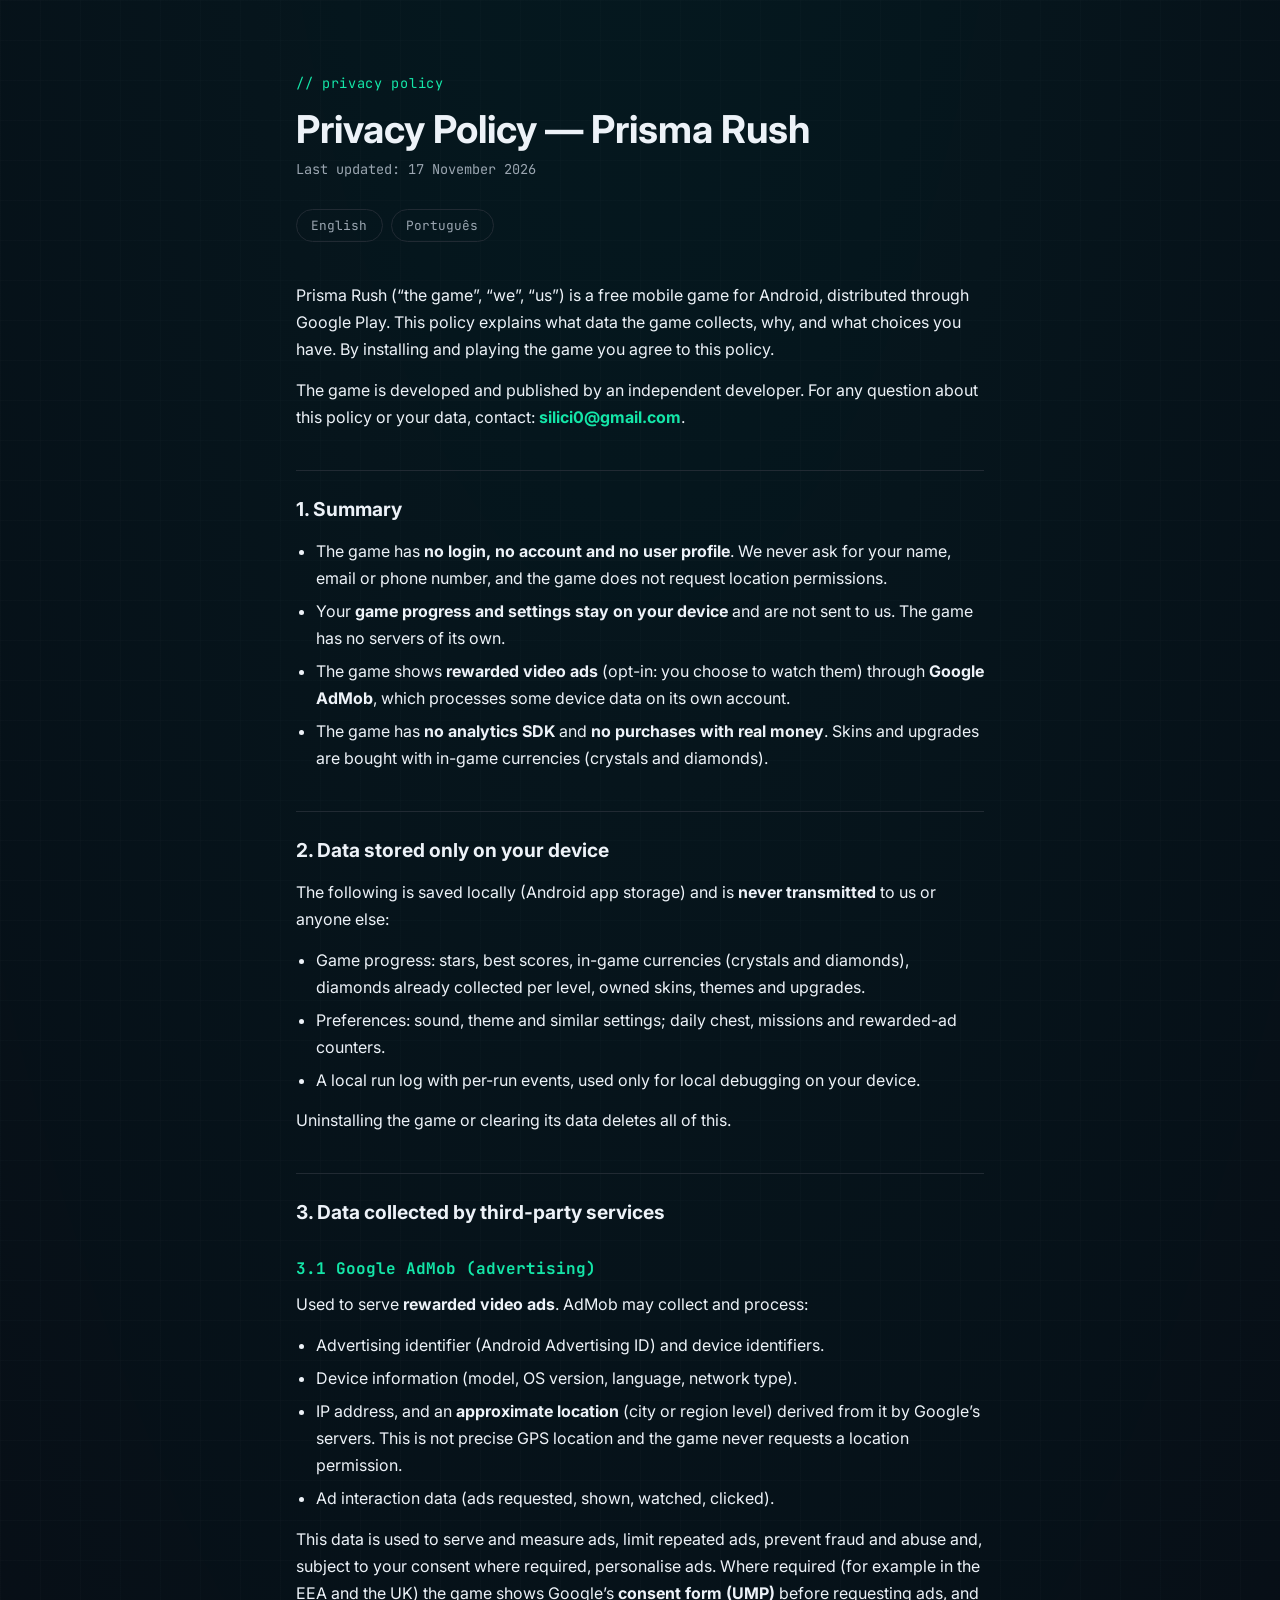
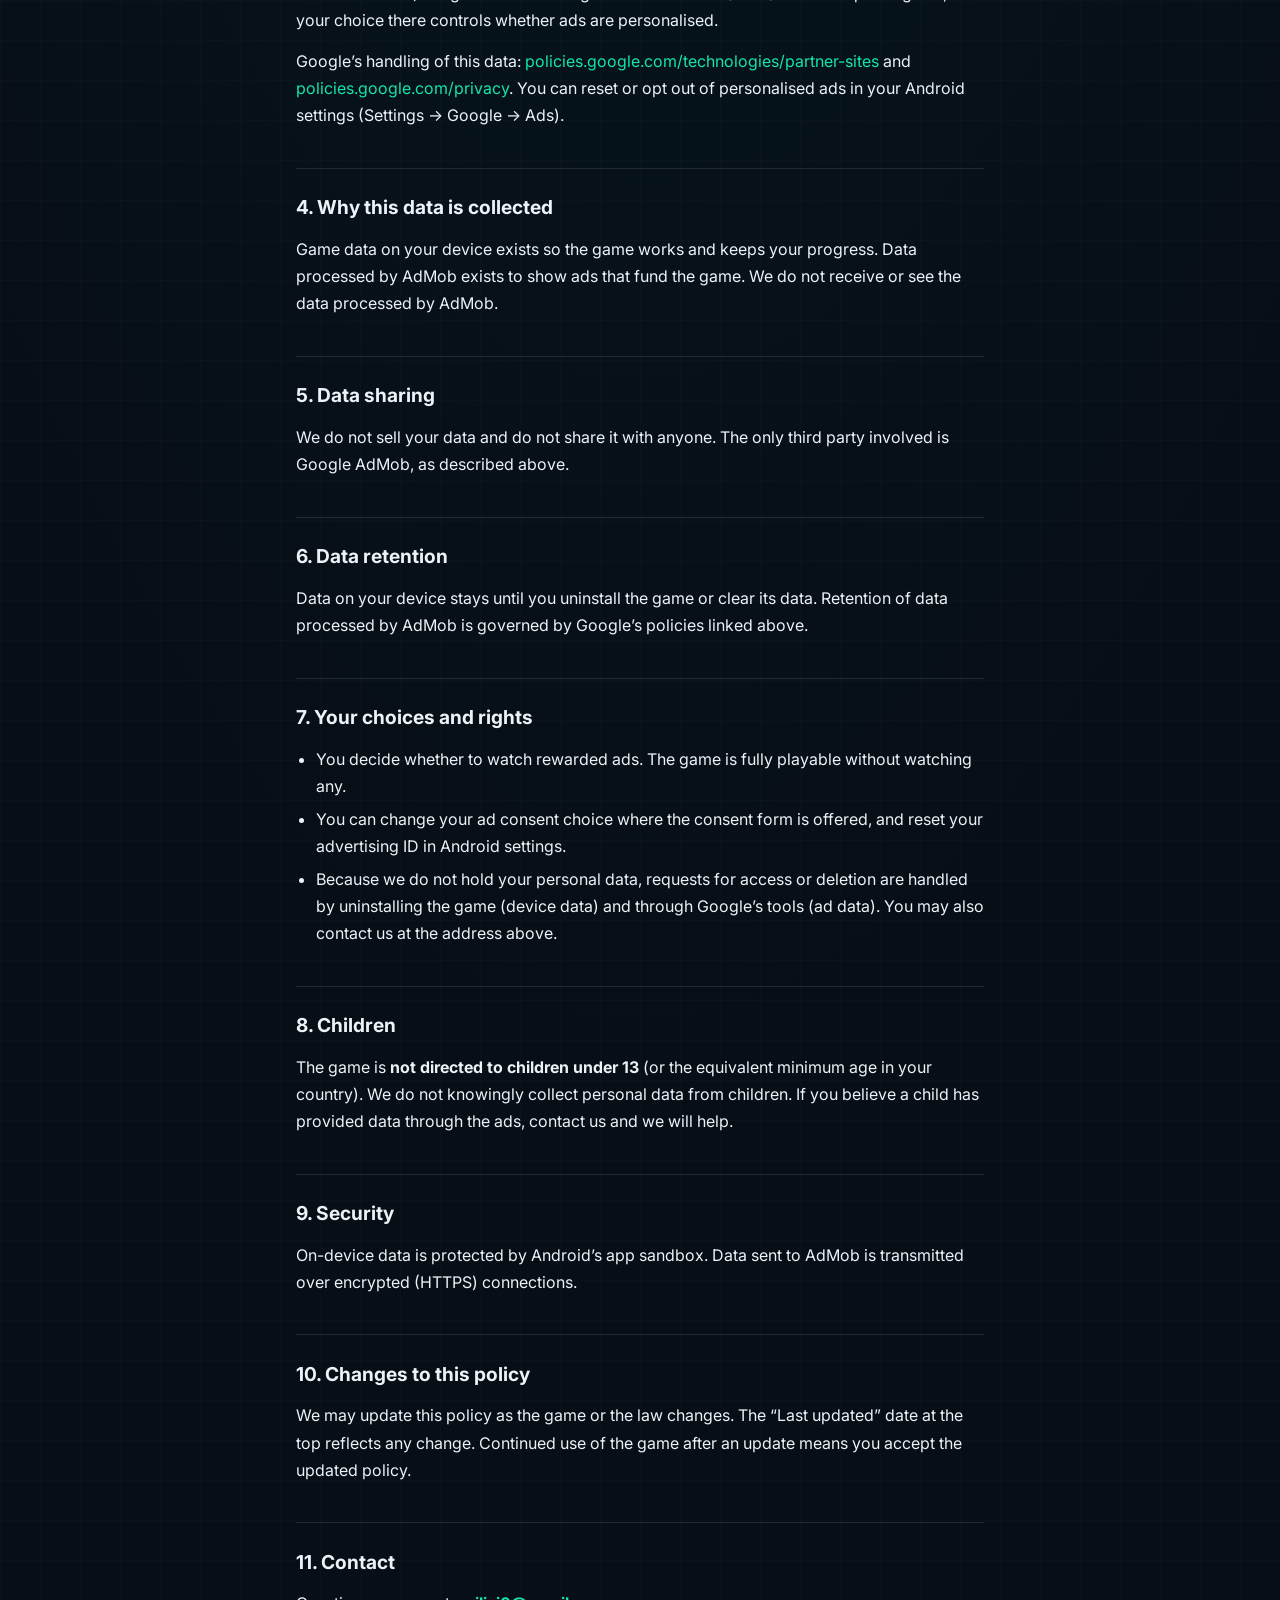
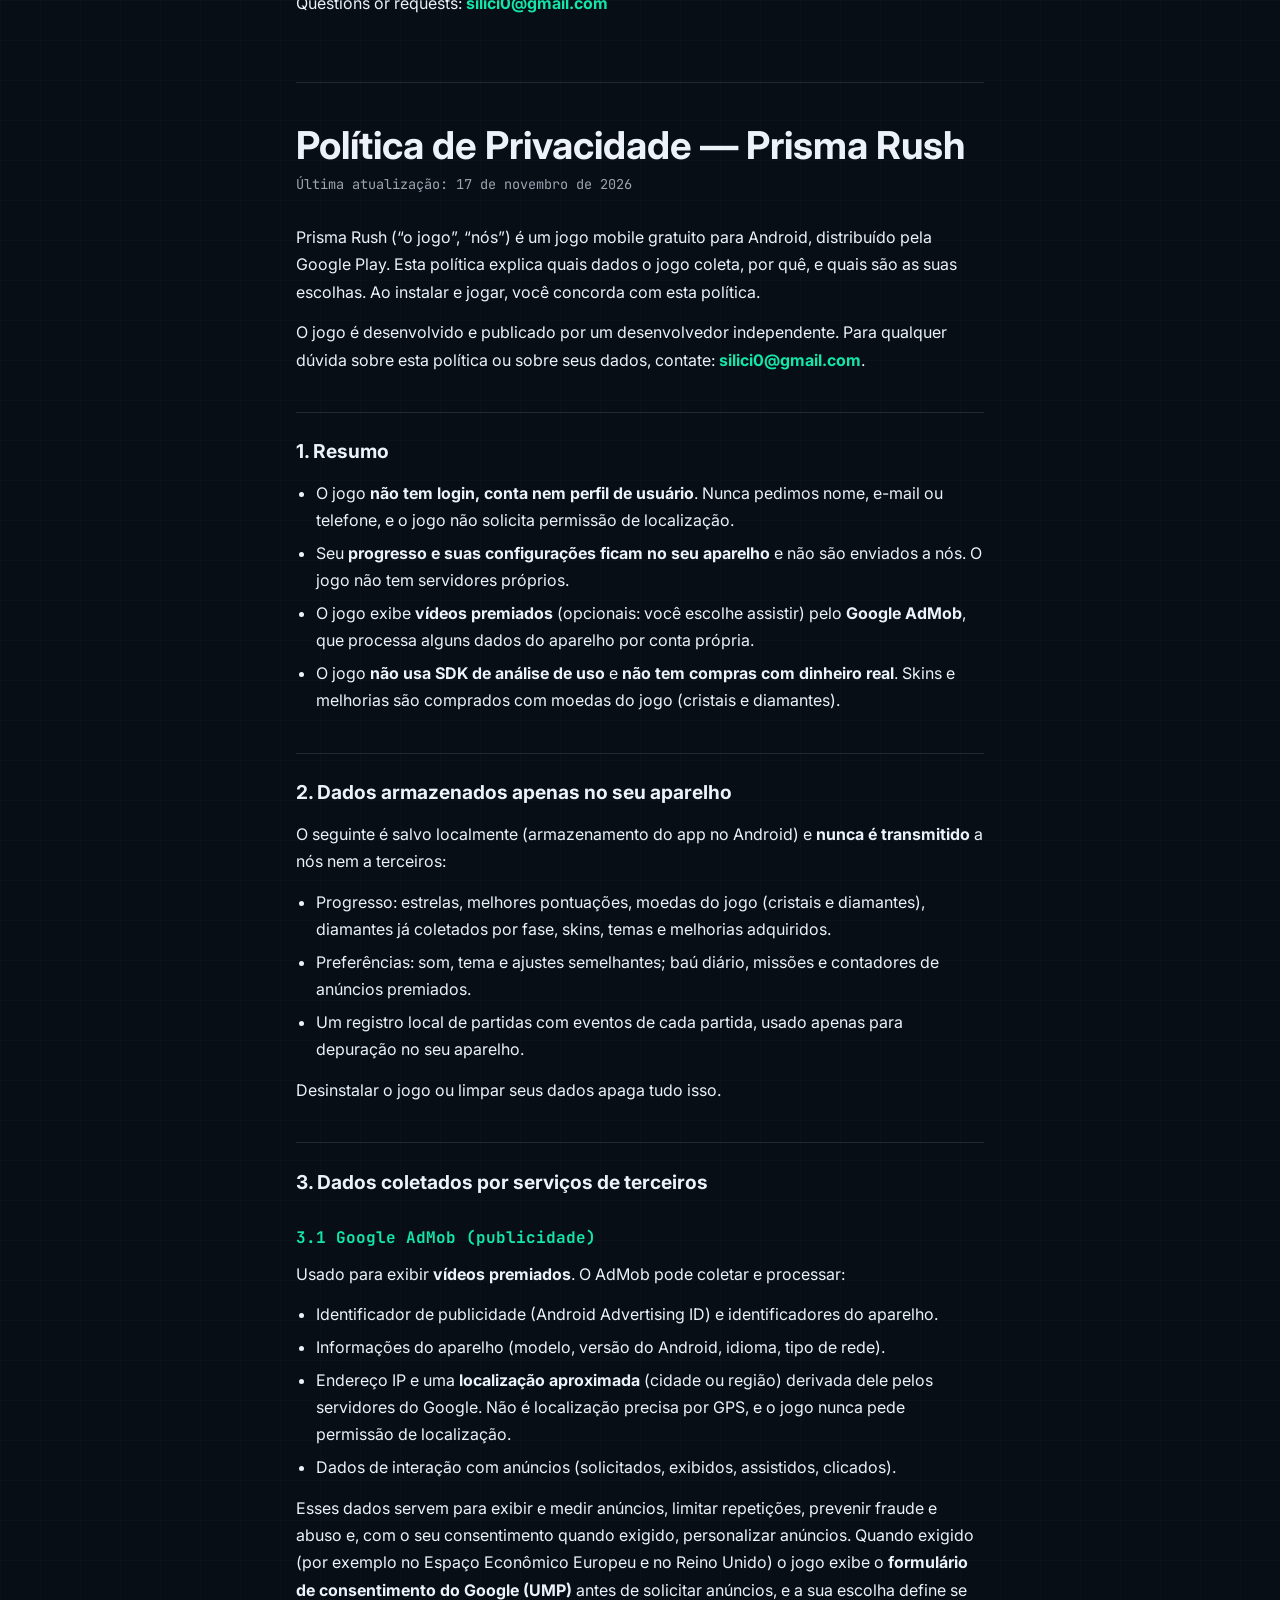
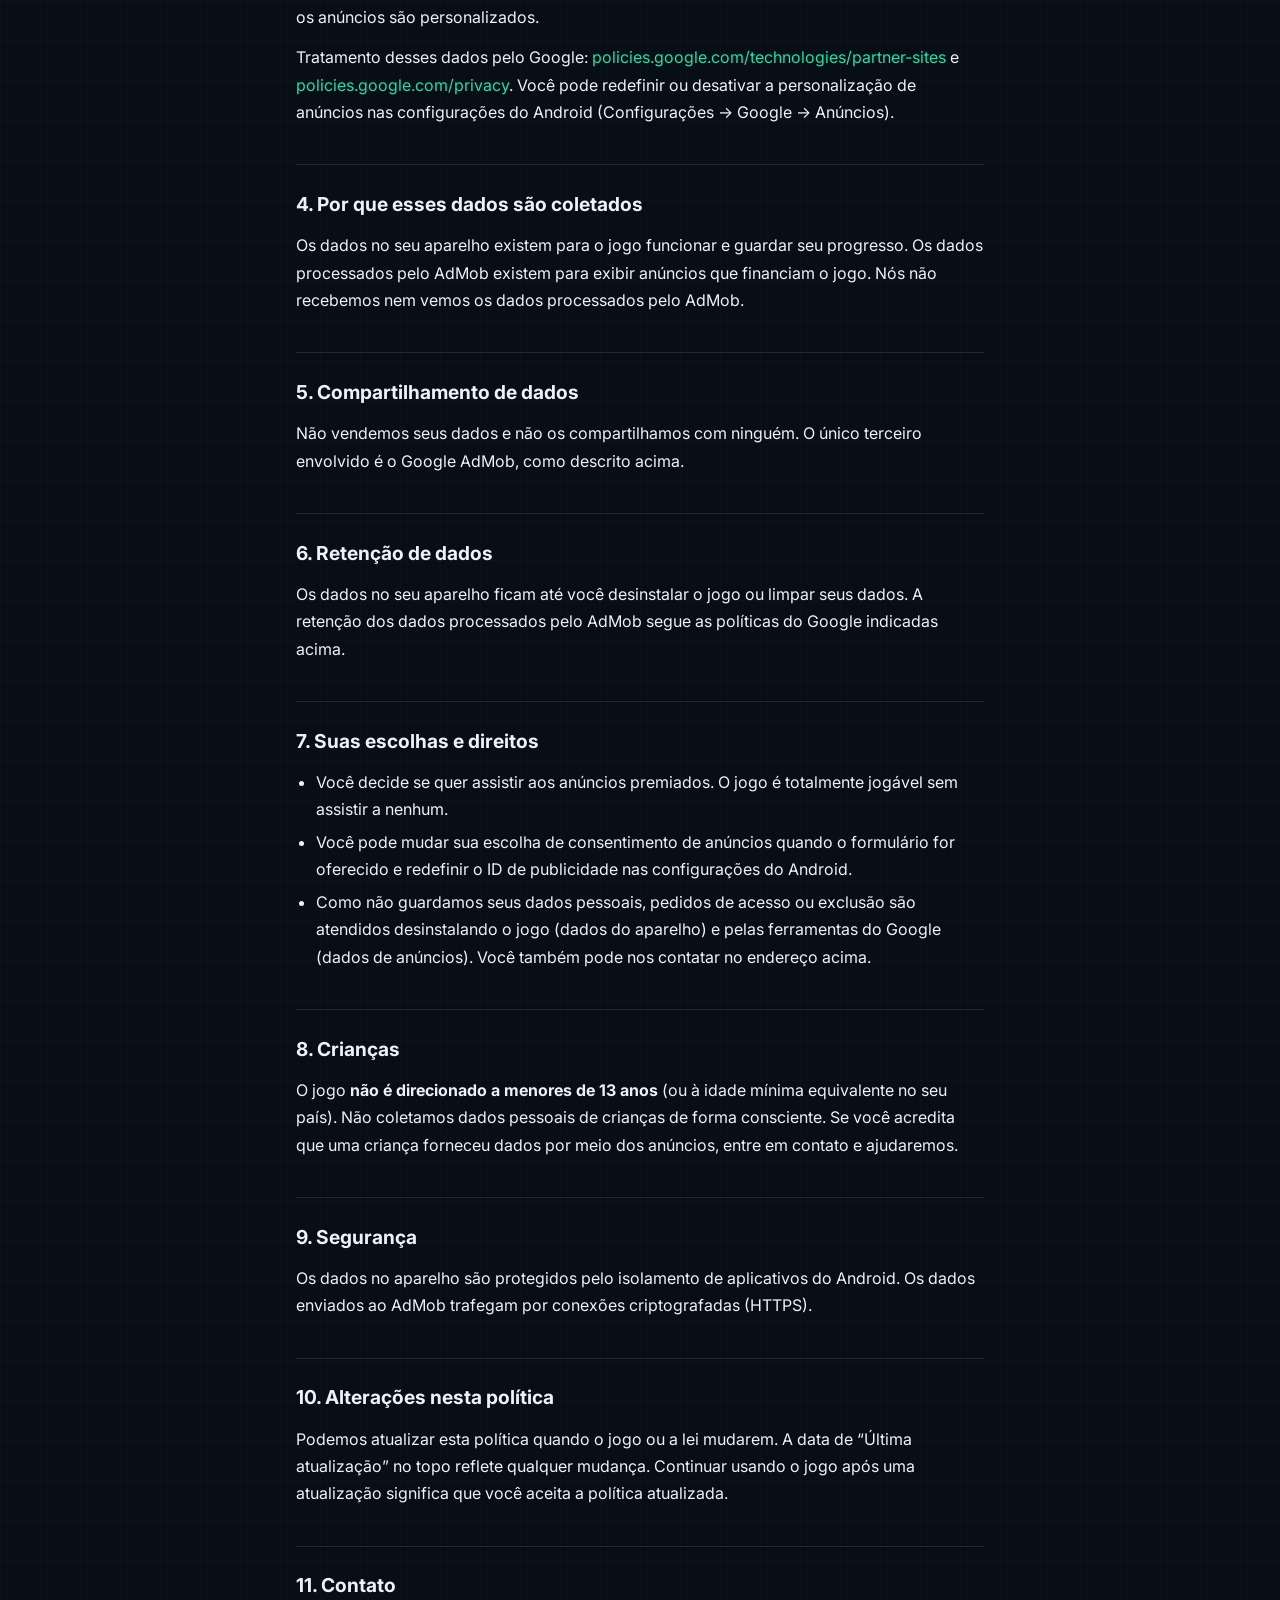
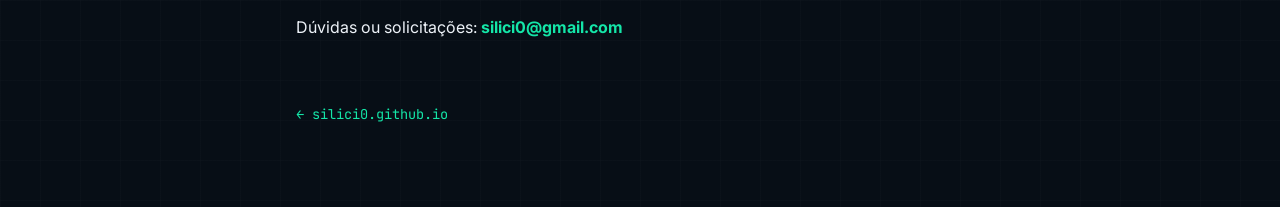
<file: prisma-rush-privacy/index.html>
<!DOCTYPE html>
<html lang="en">
<head>
  <meta charset="UTF-8" />
  <meta name="viewport" content="width=device-width, initial-scale=1.0" />
  <title>Privacy Policy — Prisma Rush</title>
  <meta name="description" content="Privacy Policy for Prisma Rush, a free Android game. What data is collected, why, and your choices. English and Portuguese." />
  <meta name="robots" content="index, follow" />
  <link rel="canonical" href="https://silici0.github.io/prisma-rush-privacy/" />
  <link rel="icon" href="../favicon.svg" type="image/svg+xml" />
  <link rel="icon" href="../favicon.ico" sizes="32x32" />
  <link rel="apple-touch-icon" href="../apple-touch-icon.png" />
  <link rel="preconnect" href="https://fonts.googleapis.com" />
  <link rel="preconnect" href="https://fonts.gstatic.com" crossorigin />
  <link rel="stylesheet" href="https://fonts.googleapis.com/css2?family=JetBrains+Mono:wght@400;500;700&family=Inter:wght@300;400;500;600;700;800&display=swap" />
  <link rel="stylesheet" href="../styles.css" />
  <style>
    .legal {
      max-width: 46rem;
      margin: 0 auto;
      padding: 4.5rem 1.5rem 5rem;
    }
    .legal .kicker {
      font-family: var(--font-mono);
      color: var(--primary);
      font-size: 0.85rem;
      letter-spacing: 0.05em;
      margin-bottom: 0.75rem;
    }
    .legal h1 {
      font-size: clamp(1.7rem, 4vw, 2.4rem);
      line-height: 1.15;
      margin-bottom: 0.4rem;
    }
    .legal .updated {
      color: var(--muted-foreground);
      font-family: var(--font-mono);
      font-size: 0.85rem;
      margin-bottom: 1.75rem;
    }
    .legal .langbar {
      display: flex;
      gap: 0.5rem;
      margin-bottom: 2.5rem;
      font-family: var(--font-mono);
      font-size: 0.8rem;
    }
    .legal .langbar a {
      border: 1px solid var(--border);
      border-radius: 999px;
      padding: 0.3rem 0.9rem;
      color: var(--muted-foreground);
    }
    .legal .langbar a:hover { color: var(--foreground); border-color: var(--primary); }
    .legal h2 {
      font-size: 1.2rem;
      margin: 2.4rem 0 0.75rem;
      padding-top: 1.4rem;
      border-top: 1px solid var(--border);
    }
    .legal h3 {
      font-size: 1rem;
      margin: 1.6rem 0 0.6rem;
      color: var(--primary);
      font-family: var(--font-mono);
    }
    .legal p, .legal li {
      color: var(--foreground);
      line-height: 1.7;
      margin-bottom: 0.85rem;
    }
    .legal ul { padding-left: 1.25rem; margin-bottom: 0.85rem; }
    .legal li { margin-bottom: 0.35rem; }
    .legal a { color: var(--primary); word-break: break-word; }
    .legal .sep {
      border: none;
      border-top: 1px solid var(--border);
      margin: 4rem 0 0;
    }
    .legal .back {
      display: inline-block;
      margin-top: 3rem;
      font-family: var(--font-mono);
      font-size: 0.85rem;
    }
  </style>
</head>
<body>
  <main class="legal">
    <p class="kicker">// privacy policy</p>
    <h1>Privacy Policy — Prisma Rush</h1>
    <p class="updated">Last updated: 17 November 2026</p>
    <nav class="langbar">
      <a href="#en">English</a>
      <a href="#pt">Português</a>
    </nav>

    <!-- ================= ENGLISH ================= -->
    <section id="en" lang="en">
      <p>Prisma Rush (&ldquo;the game&rdquo;, &ldquo;we&rdquo;, &ldquo;us&rdquo;) is a free mobile game for Android, distributed through Google Play. This policy explains what data the game collects, why, and what choices you have. By installing and playing the game you agree to this policy.</p>
      <p>The game is developed and published by an independent developer. For any question about this policy or your data, contact: <strong><a href="mailto:silici0@gmail.com">silici0@gmail.com</a></strong>.</p>

      <h2>1. Summary</h2>
      <ul>
        <li>The game has <strong>no login, no account and no user profile</strong>. We never ask for your name, email or phone number, and the game does not request location permissions.</li>
        <li>Your <strong>game progress and settings stay on your device</strong> and are not sent to us. The game has no servers of its own.</li>
        <li>The game shows <strong>rewarded video ads</strong> (opt-in: you choose to watch them) through <strong>Google AdMob</strong>, which processes some device data on its own account.</li>
        <li>The game has <strong>no analytics SDK</strong> and <strong>no purchases with real money</strong>. Skins and upgrades are bought with in-game currencies (crystals and diamonds).</li>
      </ul>

      <h2>2. Data stored only on your device</h2>
      <p>The following is saved locally (Android app storage) and is <strong>never transmitted</strong> to us or anyone else:</p>
      <ul>
        <li>Game progress: stars, best scores, in-game currencies (crystals and diamonds), diamonds already collected per level, owned skins, themes and upgrades.</li>
        <li>Preferences: sound, theme and similar settings; daily chest, missions and rewarded-ad counters.</li>
        <li>A local run log with per-run events, used only for local debugging on your device.</li>
      </ul>
      <p>Uninstalling the game or clearing its data deletes all of this.</p>

      <h2>3. Data collected by third-party services</h2>
      <h3>3.1 Google AdMob (advertising)</h3>
      <p>Used to serve <strong>rewarded video ads</strong>. AdMob may collect and process:</p>
      <ul>
        <li>Advertising identifier (Android Advertising ID) and device identifiers.</li>
        <li>Device information (model, OS version, language, network type).</li>
        <li>IP address, and an <strong>approximate location</strong> (city or region level) derived from it by Google&rsquo;s servers. This is not precise GPS location and the game never requests a location permission.</li>
        <li>Ad interaction data (ads requested, shown, watched, clicked).</li>
      </ul>
      <p>This data is used to serve and measure ads, limit repeated ads, prevent fraud and abuse and, subject to your consent where required, personalise ads. Where required (for example in the EEA and the UK) the game shows Google&rsquo;s <strong>consent form (UMP)</strong> before requesting ads, and your choice there controls whether ads are personalised.</p>
      <p>Google&rsquo;s handling of this data: <a href="https://policies.google.com/technologies/partner-sites" target="_blank" rel="noopener">policies.google.com/technologies/partner-sites</a> and <a href="https://policies.google.com/privacy" target="_blank" rel="noopener">policies.google.com/privacy</a>. You can reset or opt out of personalised ads in your Android settings (Settings &rarr; Google &rarr; Ads).</p>

      <h2>4. Why this data is collected</h2>
      <p>Game data on your device exists so the game works and keeps your progress. Data processed by AdMob exists to show ads that fund the game. We do not receive or see the data processed by AdMob.</p>

      <h2>5. Data sharing</h2>
      <p>We do not sell your data and do not share it with anyone. The only third party involved is Google AdMob, as described above.</p>

      <h2>6. Data retention</h2>
      <p>Data on your device stays until you uninstall the game or clear its data. Retention of data processed by AdMob is governed by Google&rsquo;s policies linked above.</p>

      <h2>7. Your choices and rights</h2>
      <ul>
        <li>You decide whether to watch rewarded ads. The game is fully playable without watching any.</li>
        <li>You can change your ad consent choice where the consent form is offered, and reset your advertising ID in Android settings.</li>
        <li>Because we do not hold your personal data, requests for access or deletion are handled by uninstalling the game (device data) and through Google&rsquo;s tools (ad data). You may also contact us at the address above.</li>
      </ul>

      <h2>8. Children</h2>
      <p>The game is <strong>not directed to children under 13</strong> (or the equivalent minimum age in your country). We do not knowingly collect personal data from children. If you believe a child has provided data through the ads, contact us and we will help.</p>

      <h2>9. Security</h2>
      <p>On-device data is protected by Android&rsquo;s app sandbox. Data sent to AdMob is transmitted over encrypted (HTTPS) connections.</p>

      <h2>10. Changes to this policy</h2>
      <p>We may update this policy as the game or the law changes. The &ldquo;Last updated&rdquo; date at the top reflects any change. Continued use of the game after an update means you accept the updated policy.</p>

      <h2>11. Contact</h2>
      <p>Questions or requests: <strong><a href="mailto:silici0@gmail.com">silici0@gmail.com</a></strong></p>
    </section>

    <hr class="sep" />

    <!-- ================= PORTUGUÊS ================= -->
    <section id="pt" lang="pt-BR">
      <h1 style="margin-top:2.5rem;">Política de Privacidade — Prisma Rush</h1>
      <p class="updated">Última atualização: 17 de novembro de 2026</p>

      <p>Prisma Rush (&ldquo;o jogo&rdquo;, &ldquo;nós&rdquo;) é um jogo mobile gratuito para Android, distribuído pela Google Play. Esta política explica quais dados o jogo coleta, por quê, e quais são as suas escolhas. Ao instalar e jogar, você concorda com esta política.</p>
      <p>O jogo é desenvolvido e publicado por um desenvolvedor independente. Para qualquer dúvida sobre esta política ou sobre seus dados, contate: <strong><a href="mailto:silici0@gmail.com">silici0@gmail.com</a></strong>.</p>

      <h2>1. Resumo</h2>
      <ul>
        <li>O jogo <strong>não tem login, conta nem perfil de usuário</strong>. Nunca pedimos nome, e-mail ou telefone, e o jogo não solicita permissão de localização.</li>
        <li>Seu <strong>progresso e suas configurações ficam no seu aparelho</strong> e não são enviados a nós. O jogo não tem servidores próprios.</li>
        <li>O jogo exibe <strong>vídeos premiados</strong> (opcionais: você escolhe assistir) pelo <strong>Google AdMob</strong>, que processa alguns dados do aparelho por conta própria.</li>
        <li>O jogo <strong>não usa SDK de análise de uso</strong> e <strong>não tem compras com dinheiro real</strong>. Skins e melhorias são comprados com moedas do jogo (cristais e diamantes).</li>
      </ul>

      <h2>2. Dados armazenados apenas no seu aparelho</h2>
      <p>O seguinte é salvo localmente (armazenamento do app no Android) e <strong>nunca é transmitido</strong> a nós nem a terceiros:</p>
      <ul>
        <li>Progresso: estrelas, melhores pontuações, moedas do jogo (cristais e diamantes), diamantes já coletados por fase, skins, temas e melhorias adquiridos.</li>
        <li>Preferências: som, tema e ajustes semelhantes; baú diário, missões e contadores de anúncios premiados.</li>
        <li>Um registro local de partidas com eventos de cada partida, usado apenas para depuração no seu aparelho.</li>
      </ul>
      <p>Desinstalar o jogo ou limpar seus dados apaga tudo isso.</p>

      <h2>3. Dados coletados por serviços de terceiros</h2>
      <h3>3.1 Google AdMob (publicidade)</h3>
      <p>Usado para exibir <strong>vídeos premiados</strong>. O AdMob pode coletar e processar:</p>
      <ul>
        <li>Identificador de publicidade (Android Advertising ID) e identificadores do aparelho.</li>
        <li>Informações do aparelho (modelo, versão do Android, idioma, tipo de rede).</li>
        <li>Endereço IP e uma <strong>localização aproximada</strong> (cidade ou região) derivada dele pelos servidores do Google. Não é localização precisa por GPS, e o jogo nunca pede permissão de localização.</li>
        <li>Dados de interação com anúncios (solicitados, exibidos, assistidos, clicados).</li>
      </ul>
      <p>Esses dados servem para exibir e medir anúncios, limitar repetições, prevenir fraude e abuso e, com o seu consentimento quando exigido, personalizar anúncios. Quando exigido (por exemplo no Espaço Econômico Europeu e no Reino Unido) o jogo exibe o <strong>formulário de consentimento do Google (UMP)</strong> antes de solicitar anúncios, e a sua escolha define se os anúncios são personalizados.</p>
      <p>Tratamento desses dados pelo Google: <a href="https://policies.google.com/technologies/partner-sites" target="_blank" rel="noopener">policies.google.com/technologies/partner-sites</a> e <a href="https://policies.google.com/privacy" target="_blank" rel="noopener">policies.google.com/privacy</a>. Você pode redefinir ou desativar a personalização de anúncios nas configurações do Android (Configurações &rarr; Google &rarr; Anúncios).</p>

      <h2>4. Por que esses dados são coletados</h2>
      <p>Os dados no seu aparelho existem para o jogo funcionar e guardar seu progresso. Os dados processados pelo AdMob existem para exibir anúncios que financiam o jogo. Nós não recebemos nem vemos os dados processados pelo AdMob.</p>

      <h2>5. Compartilhamento de dados</h2>
      <p>Não vendemos seus dados e não os compartilhamos com ninguém. O único terceiro envolvido é o Google AdMob, como descrito acima.</p>

      <h2>6. Retenção de dados</h2>
      <p>Os dados no seu aparelho ficam até você desinstalar o jogo ou limpar seus dados. A retenção dos dados processados pelo AdMob segue as políticas do Google indicadas acima.</p>

      <h2>7. Suas escolhas e direitos</h2>
      <ul>
        <li>Você decide se quer assistir aos anúncios premiados. O jogo é totalmente jogável sem assistir a nenhum.</li>
        <li>Você pode mudar sua escolha de consentimento de anúncios quando o formulário for oferecido e redefinir o ID de publicidade nas configurações do Android.</li>
        <li>Como não guardamos seus dados pessoais, pedidos de acesso ou exclusão são atendidos desinstalando o jogo (dados do aparelho) e pelas ferramentas do Google (dados de anúncios). Você também pode nos contatar no endereço acima.</li>
      </ul>

      <h2>8. Crianças</h2>
      <p>O jogo <strong>não é direcionado a menores de 13 anos</strong> (ou à idade mínima equivalente no seu país). Não coletamos dados pessoais de crianças de forma consciente. Se você acredita que uma criança forneceu dados por meio dos anúncios, entre em contato e ajudaremos.</p>

      <h2>9. Segurança</h2>
      <p>Os dados no aparelho são protegidos pelo isolamento de aplicativos do Android. Os dados enviados ao AdMob trafegam por conexões criptografadas (HTTPS).</p>

      <h2>10. Alterações nesta política</h2>
      <p>Podemos atualizar esta política quando o jogo ou a lei mudarem. A data de &ldquo;Última atualização&rdquo; no topo reflete qualquer mudança. Continuar usando o jogo após uma atualização significa que você aceita a política atualizada.</p>

      <h2>11. Contato</h2>
      <p>Dúvidas ou solicitações: <strong><a href="mailto:silici0@gmail.com">silici0@gmail.com</a></strong></p>
    </section>

    <a class="back" href="../">&larr; silici0.github.io</a>
  </main>
</body>
</html>
</file>
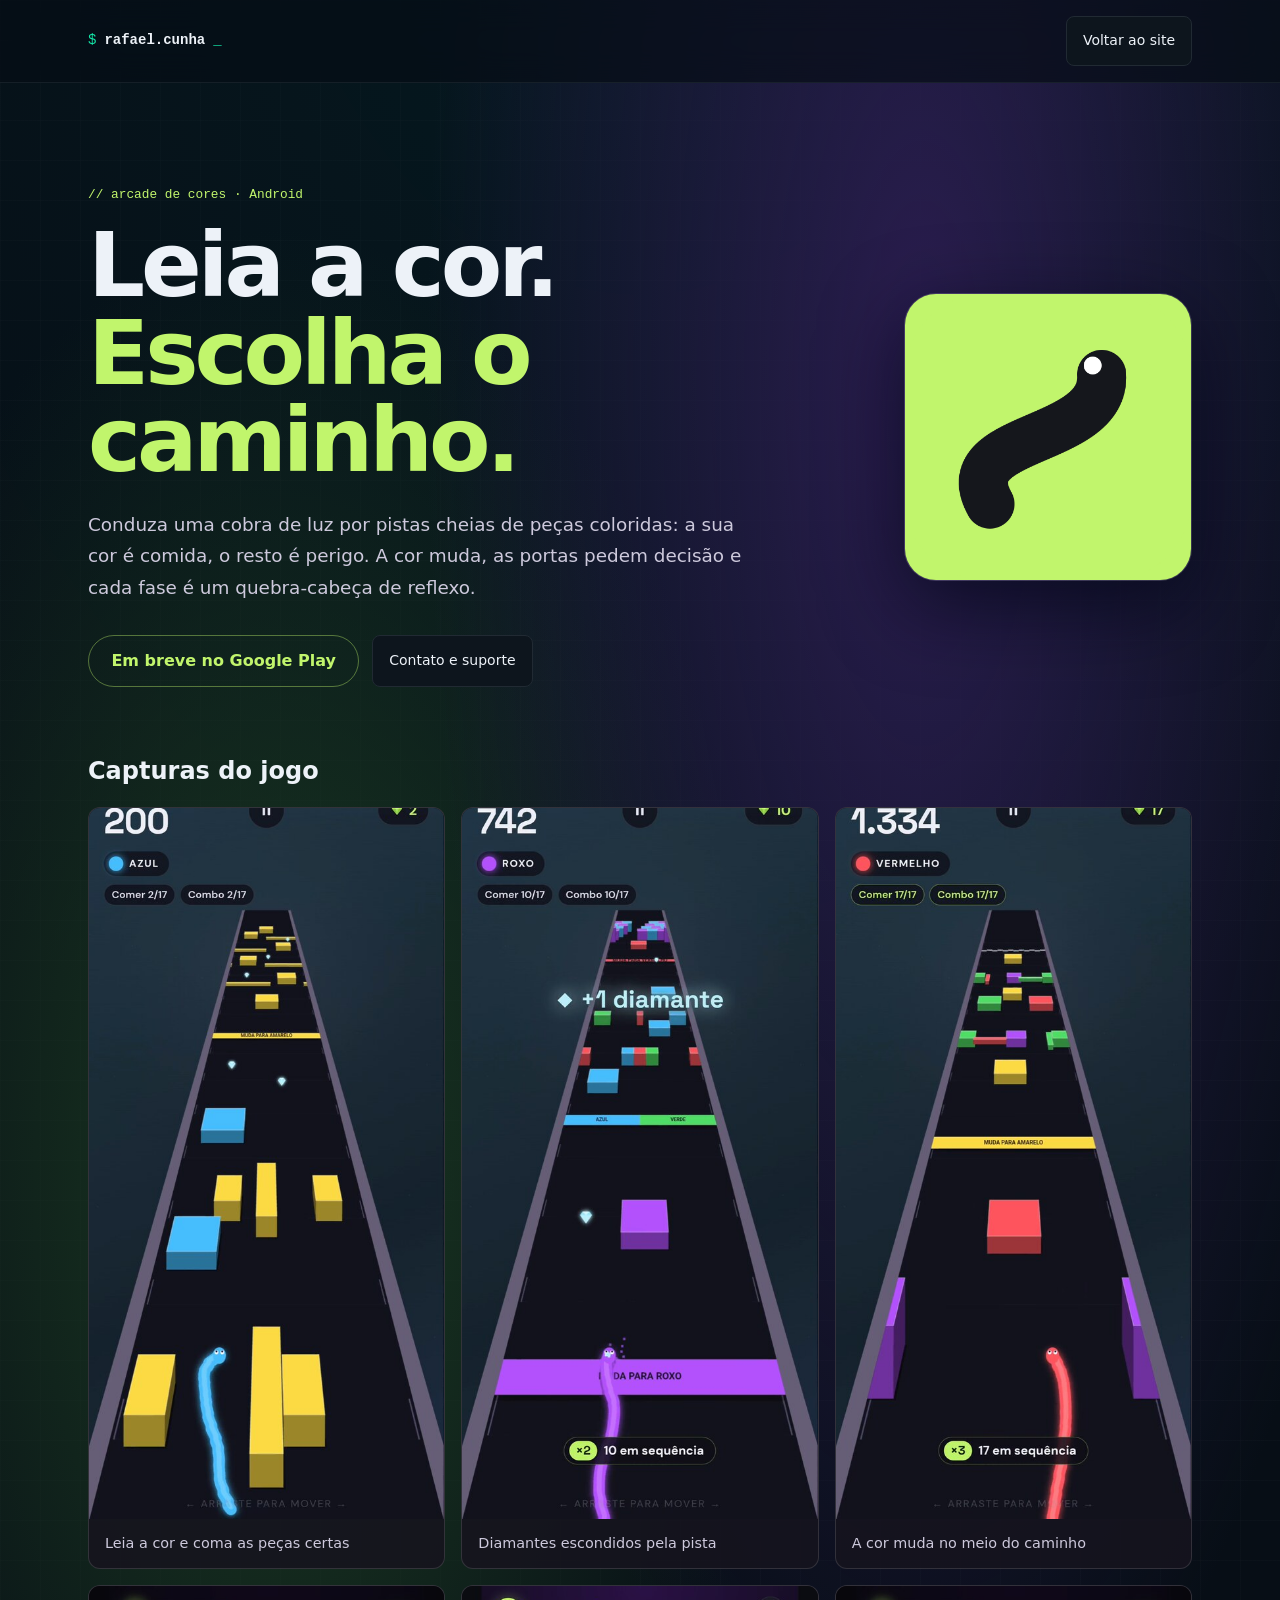
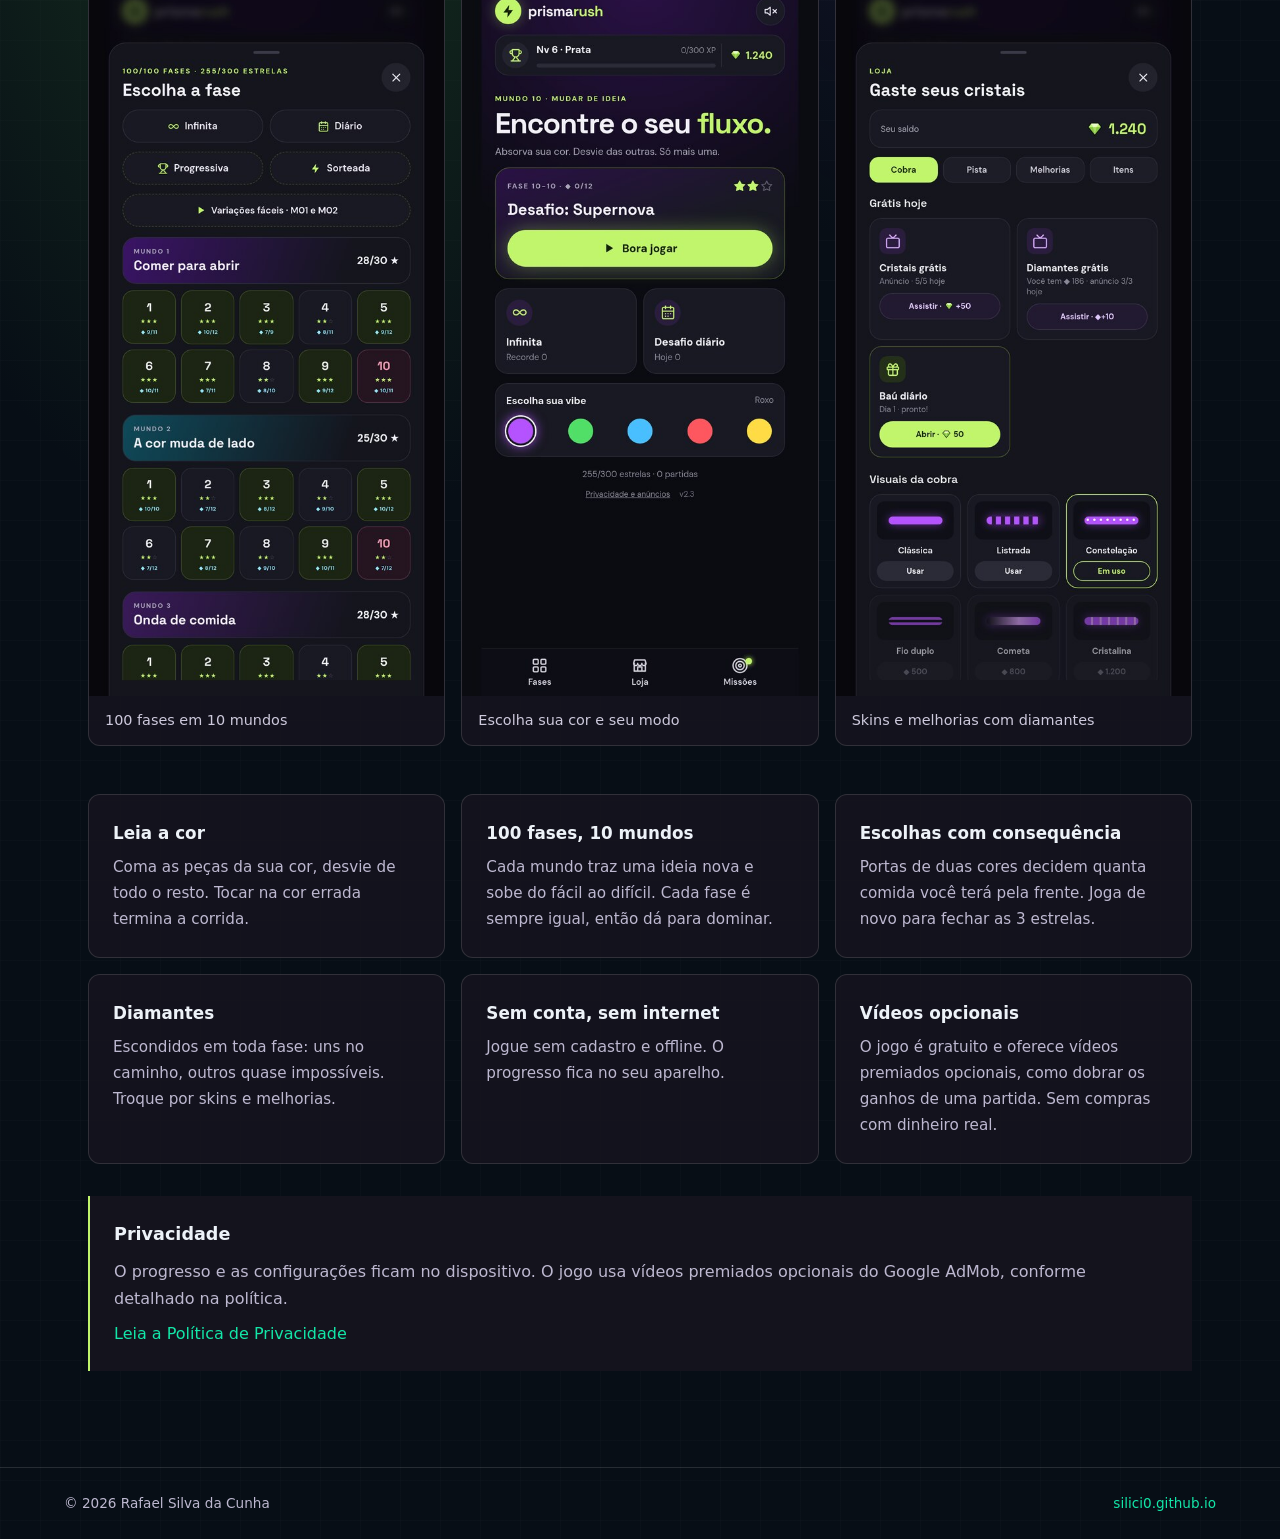
<file: prisma-rush/index.html>
<!DOCTYPE html>
<html lang="pt-BR">
<head>
  <meta charset="UTF-8" />
  <meta name="viewport" content="width=device-width, initial-scale=1.0" />
  <meta name="description" content="Prisma Rush: leia a cor, coma o que é seu e desvie do resto neste arcade Android de reflexo e escolha, com 100 fases e diamantes." />
  <meta name="theme-color" content="#101118" />
  <title>Prisma Rush — Arcade de cores para Android</title>
  <link rel="canonical" href="https://silici0.github.io/prisma-rush/" />
  <link rel="icon" href="../favicon.svg" type="image/svg+xml" />
  <link rel="stylesheet" href="../styles.css" />
  <style>
    .prisma-page { --space: #101118; --space-card: #17141f; min-height: calc(100vh - 160px); background: radial-gradient(ellipse at 72% 12%, #2a1d4f 0, transparent 38%), radial-gradient(ellipse at 22% 38%, #1b3a22 0, transparent 35%); }
    .prisma-hero { max-width: 72rem; margin: 0 auto; padding: 6.5rem 1.5rem 4rem; display: grid; grid-template-columns: 1fr 18rem; gap: 3rem; align-items: center; }
    .prisma-kicker { color: #c1f56c; font: 500 .8rem var(--font-mono); margin-bottom: 1.25rem; }
    .prisma-title { max-width: 48rem; font-size: clamp(2.8rem, 7vw, 5.6rem); line-height: .98; letter-spacing: -.045em; }
    .prisma-title span { color: #c1f56c; }
    .prisma-lede { max-width: 42rem; margin-top: 1.5rem; color: #cdc9dc; font-size: 1.15rem; }
    .prisma-actions { margin-top: 2rem; display: flex; flex-wrap: wrap; gap: .8rem; }
    .prisma-play { background: #c1f56c; color: #101118; box-shadow: 0 0 30px #c1f56c40; }
    .prisma-soon { display:inline-block; padding:.7rem 1.4rem; border:1px solid #c1f56c66; border-radius:999px; color:#c1f56c; font-weight:600; }
    .prisma-play:hover { color: #101118; filter: brightness(1.08); }
    .prisma-icon { aspect-ratio: 1 / 1; height: auto; align-self: center; width: 100%; max-width: 18rem; border-radius: 2rem; border: 1px solid #ffffff22; box-shadow: 0 24px 80px #020513aa; }
    .prisma-content { max-width: 72rem; margin: 0 auto; padding: 0 1.5rem 6rem; }
    .prisma-world { margin-bottom: 3rem; }
    .prisma-screenshots { margin-bottom: 3rem; }
    .prisma-screenshots h2 { font-size: 1.5rem; margin-bottom: 1rem; }
    .prisma-screenshot-grid { display: grid; grid-template-columns: repeat(3, 1fr); gap: 1rem; }
    .prisma-screenshot { overflow: hidden; border: 1px solid #ffffff20; border-radius: var(--radius); background: #17141fdd; }
    .prisma-screenshot img { display: block; width: 100%; height: auto; }
    .prisma-screenshot figcaption { padding: .75rem 1rem; color: #cdc9dc; font-size: .9rem; }
    .prisma-world h2 { font-size: 1.5rem; margin-bottom: 1rem; }
    .prisma-world-grid { display: grid; grid-template-columns: repeat(2, 1fr); gap: 1rem; }
    .prisma-world-card { overflow: hidden; border: 1px solid #ffffff20; border-radius: var(--radius); background: #17141fdd; }
    .prisma-world-card img { display: block; width: 100%; aspect-ratio: 16 / 9; object-fit: cover; }
    .prisma-world-card figcaption { padding: .75rem 1rem; color: #cdc9dc; font-size: .9rem; }
    .prisma-features { display: grid; grid-template-columns: repeat(3, 1fr); gap: 1rem; }
    .prisma-card { padding: 1.5rem; border: 1px solid #ffffff20; border-radius: var(--radius); background: #17141fdd; }
    .prisma-card h2 { font-size: 1.05rem; margin-bottom: .5rem; }
    .prisma-card p { color: #bdb8d0; font-size: .95rem; }
    .prisma-legal { margin-top: 2rem; padding: 1.5rem; border-left: 2px solid #c1f56c; background: #17141fdd; }
    .prisma-legal h2 { font-size: 1.1rem; margin-bottom: .4rem; }
    .prisma-legal p { color: #bdb8d0; margin-top: .5rem; }
    .prisma-footer { border-top: 1px solid #ffffff20; padding: 1.5rem; color: #bdb8d0; font-size: .85rem; }
    .prisma-footer-inner { max-width: 72rem; margin: 0 auto; display: flex; justify-content: space-between; gap: 1rem; flex-wrap: wrap; }
    @media (max-width: 700px) { .prisma-hero { padding-top: 4rem; grid-template-columns: 1fr; text-align: center; gap: 2rem; } .prisma-icon { width: 11rem; margin: 0 auto; grid-row: 1; } .prisma-actions { justify-content: center; } .prisma-features, .prisma-world-grid, .prisma-screenshot-grid { grid-template-columns: 1fr; } }
  </style>
</head>
<body>
  <div class="prisma-page">
    <header class="navbar">
      <div class="nav-container">
        <a href="../" class="nav-logo" aria-label="Rafael Cunha, página inicial"><span class="nav-logo-dollar">$</span><span class="nav-logo-name">rafael.cunha</span><span class="nav-logo-cursor">_</span></a>
        <a class="btn-outline" href="../">Voltar ao site</a>
      </div>
    </header>
    <main>
      <section class="prisma-hero">
        <div>
          <p class="prisma-kicker">// arcade de cores · Android</p>
          <h1 class="prisma-title">Leia a cor. <span>Escolha o caminho.</span></h1>
          <p class="prisma-lede">Conduza uma cobra de luz por pistas cheias de peças coloridas: a sua cor é comida, o resto é perigo. A cor muda, as portas pedem decisão e cada fase é um quebra-cabeça de reflexo.</p>
          <div class="prisma-actions">
            <span class="prisma-soon">Em breve no Google Play</span>
            <a class="btn-outline" href="mailto:silici0@gmail.com?subject=Prisma%20Rush">Contato e suporte</a>
          </div>
        </div>
        <img class="prisma-icon" src="images/prisma-rush-icon.png" alt="Ícone do jogo Prisma Rush: uma cobra de luz preta sobre fundo verde-limão" width="512" height="512" fetchpriority="high" />
      </section>
      <section class="prisma-content" aria-label="Recursos do jogo">
        <section class="prisma-screenshots" aria-labelledby="screenshots-title">
          <h2 id="screenshots-title">Capturas do jogo</h2>
          <div class="prisma-screenshot-grid">
            <figure class="prisma-screenshot"><img src="images/02-jogo-cores.jpg" alt="Leia a cor e coma as peças certas — captura do Prisma Rush" width="540" height="1080" loading="lazy" /><figcaption>Leia a cor e coma as peças certas</figcaption></figure>
            <figure class="prisma-screenshot"><img src="images/04-diamantes.jpg" alt="Diamantes escondidos pela pista — captura do Prisma Rush" width="540" height="1080" loading="lazy" /><figcaption>Diamantes escondidos pela pista</figcaption></figure>
            <figure class="prisma-screenshot"><img src="images/06-troca-de-cor.jpg" alt="A cor muda no meio do caminho — captura do Prisma Rush" width="540" height="1080" loading="lazy" /><figcaption>A cor muda no meio do caminho</figcaption></figure>
            <figure class="prisma-screenshot"><img src="images/03-fases.jpg" alt="100 fases em 10 mundos — captura do Prisma Rush" width="540" height="1080" loading="lazy" /><figcaption>100 fases em 10 mundos</figcaption></figure>
            <figure class="prisma-screenshot"><img src="images/01-inicio.jpg" alt="Escolha sua cor e seu modo — captura do Prisma Rush" width="540" height="1080" loading="lazy" /><figcaption>Escolha sua cor e seu modo</figcaption></figure>
            <figure class="prisma-screenshot"><img src="images/07-loja.jpg" alt="Skins e melhorias com diamantes — captura do Prisma Rush" width="540" height="1080" loading="lazy" /><figcaption>Skins e melhorias com diamantes</figcaption></figure>
          </div>
        </section>
        <div class="prisma-features">
          <article class="prisma-card"><h2>Leia a cor</h2><p>Coma as peças da sua cor, desvie de todo o resto. Tocar na cor errada termina a corrida.</p></article>
          <article class="prisma-card"><h2>100 fases, 10 mundos</h2><p>Cada mundo traz uma ideia nova e sobe do fácil ao difícil. Cada fase é sempre igual, então dá para dominar.</p></article>
          <article class="prisma-card"><h2>Escolhas com consequência</h2><p>Portas de duas cores decidem quanta comida você terá pela frente. Joga de novo para fechar as 3 estrelas.</p></article>
          <article class="prisma-card"><h2>Diamantes</h2><p>Escondidos em toda fase: uns no caminho, outros quase impossíveis. Troque por skins e melhorias.</p></article>
          <article class="prisma-card"><h2>Sem conta, sem internet</h2><p>Jogue sem cadastro e offline. O progresso fica no seu aparelho.</p></article>
          <article class="prisma-card"><h2>Vídeos opcionais</h2><p>O jogo é gratuito e oferece vídeos premiados opcionais, como dobrar os ganhos de uma partida. Sem compras com dinheiro real.</p></article>
        </div>
        <aside class="prisma-legal">
          <h2>Privacidade</h2>
          <p>O progresso e as configurações ficam no dispositivo. O jogo usa vídeos premiados opcionais do Google AdMob, conforme detalhado na política.</p>
          <p><a href="../prisma-rush-privacy/">Leia a Política de Privacidade</a></p>
        </aside>
      </section>
    </main>
    <footer class="prisma-footer"><div class="prisma-footer-inner"><span>© 2026 Rafael Silva da Cunha</span><a href="../">silici0.github.io</a></div></footer>
  </div>
</body>
</html>
</file>
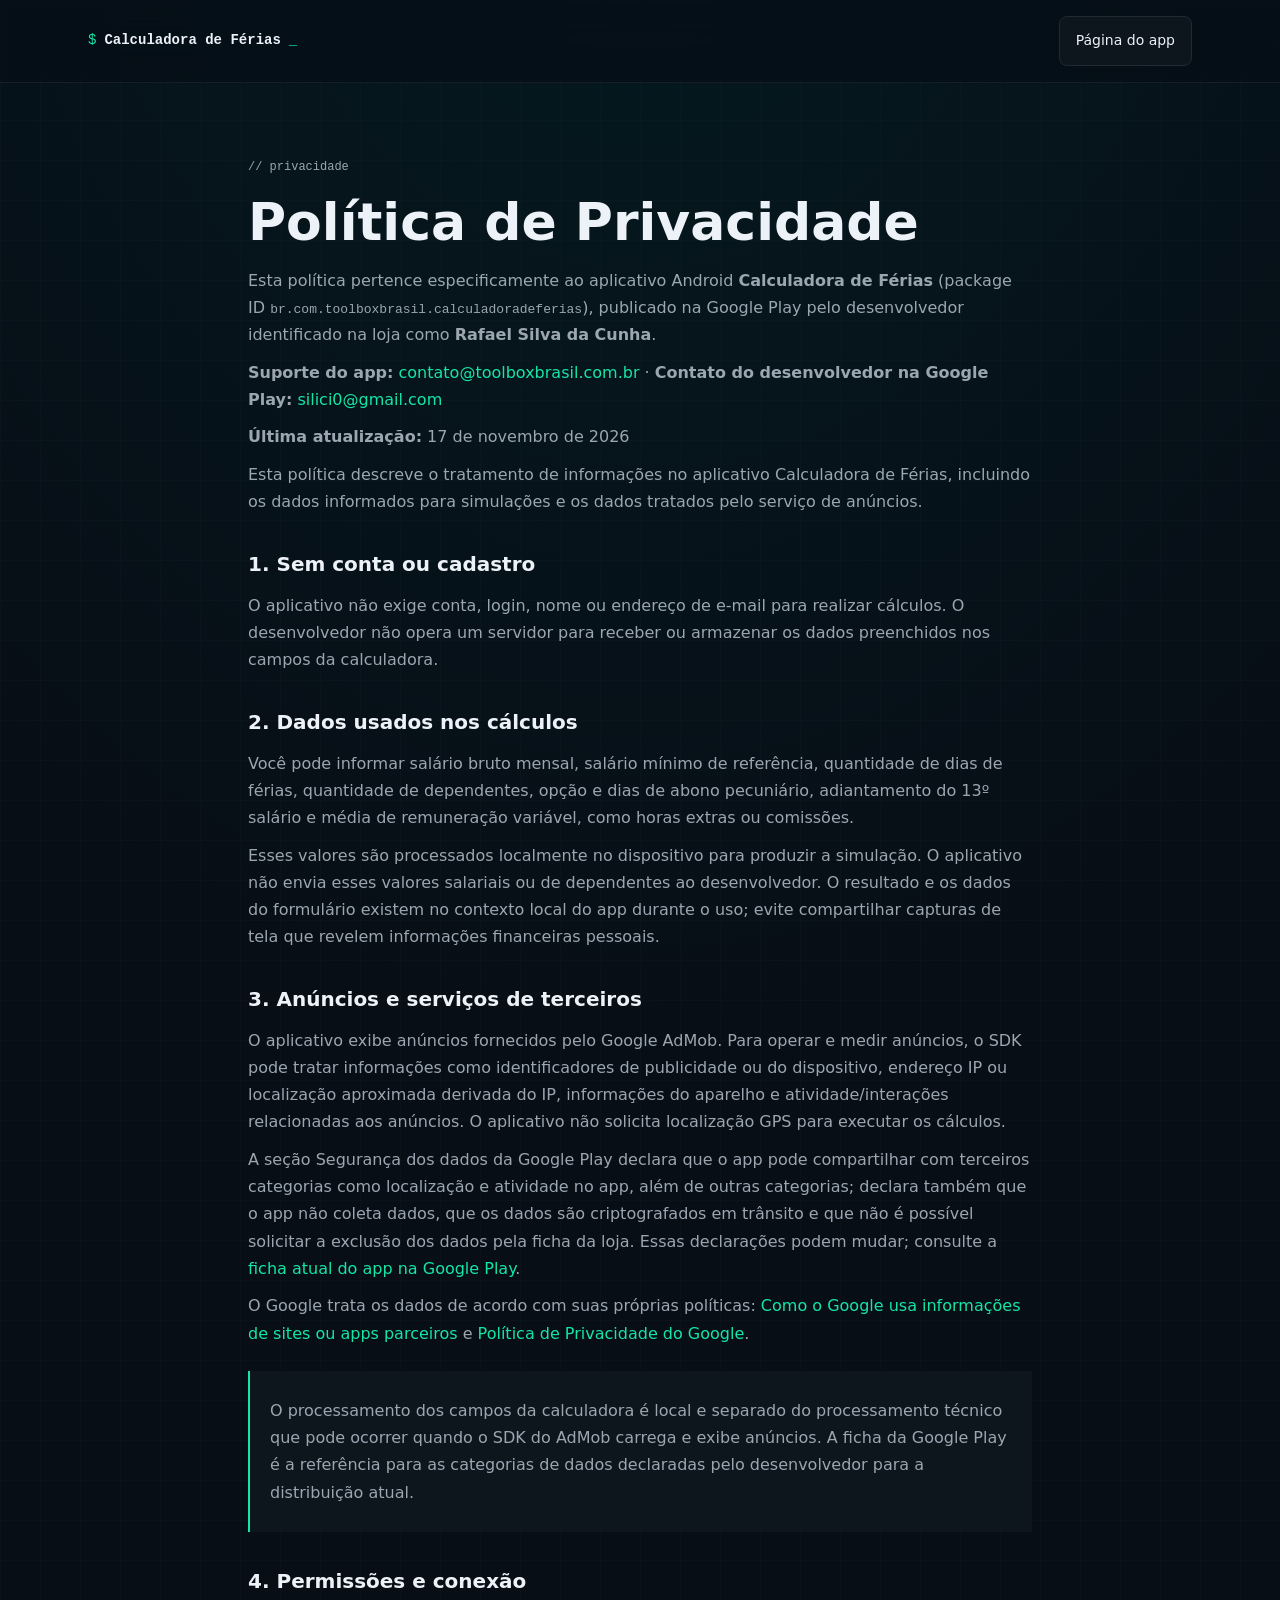
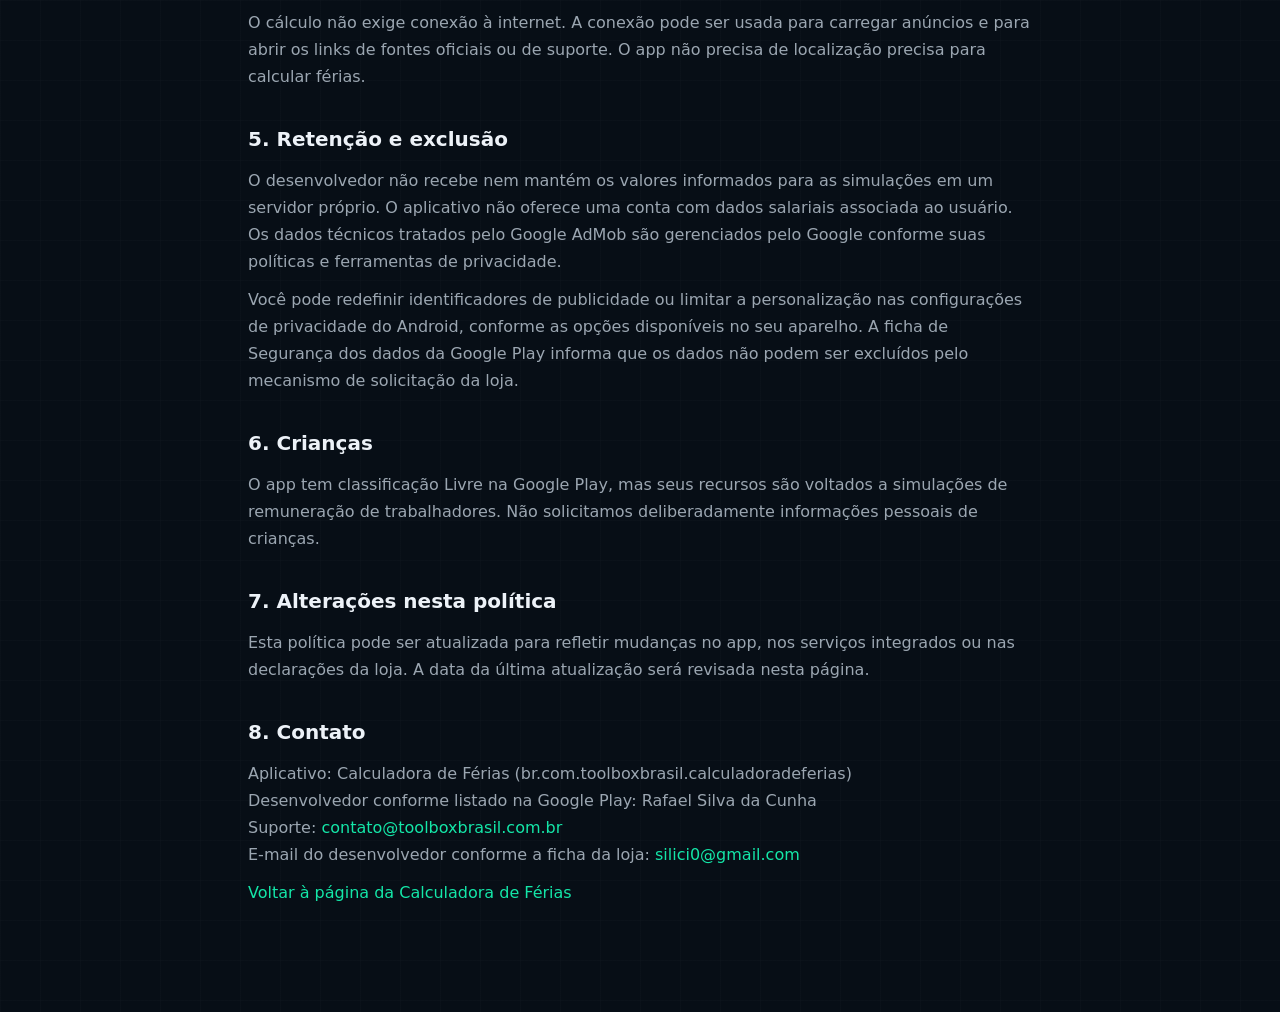
<file: calculadora-de-ferias/privacidade/index.html>
<!DOCTYPE html>
<html lang="pt-BR">
<head>
  <meta charset="UTF-8" />
  <meta name="viewport" content="width=device-width, initial-scale=1.0" />
  <meta name="description" content="Política de Privacidade da Calculadora de Férias para Android." />
  <title>Política de Privacidade — Calculadora de Férias</title>
  <link rel="canonical" href="https://silici0.github.io/calculadora-de-ferias/privacidade/" />
  <link rel="icon" href="../../favicon.svg" type="image/svg+xml" />
  <link rel="stylesheet" href="../../styles.css" />
  <style>
    .legal-page { max-width: 52rem; margin: 0 auto; padding: 4rem 1.5rem 6rem; }
    .legal-page h1 { font-size: clamp(2rem, 5vw, 3.25rem); line-height: 1.1; margin: 1rem 0; }
    .legal-page h2 { font-size: 1.25rem; margin: 2rem 0 .5rem; }
    .legal-page p, .legal-page li { color: var(--muted-foreground); margin: .65rem 0; }
    .legal-page ul { padding-left: 1.4rem; }
    .legal-note { border-left: 2px solid var(--primary); padding: 1rem 1.25rem; background: var(--card); margin: 1.5rem 0; }
  </style>
</head>
<body>
  <header class="navbar"><div class="nav-container"><a href="../" class="nav-logo"><span class="nav-logo-dollar">$</span><span class="nav-logo-name">Calculadora de Férias</span><span class="nav-logo-cursor">_</span></a><a class="btn-outline" href="../">Página do app</a></div></header>
  <main class="legal-page">
    <p class="section-number">// privacidade</p>
    <h1>Política de Privacidade</h1>
    <p>Esta política pertence especificamente ao aplicativo Android <strong>Calculadora de Férias</strong> (package ID <code>br.com.toolboxbrasil.calculadoradeferias</code>), publicado na Google Play pelo desenvolvedor identificado na loja como <strong>Rafael Silva da Cunha</strong>.</p>
    <p><strong>Suporte do app:</strong> <a href="mailto:contato@toolboxbrasil.com.br">contato@toolboxbrasil.com.br</a> · <strong>Contato do desenvolvedor na Google Play:</strong> <a href="mailto:silici0@gmail.com">silici0@gmail.com</a></p>
    <p><strong>Última atualização:</strong> 17 de novembro de 2026</p>
    <p>Esta política descreve o tratamento de informações no aplicativo Calculadora de Férias, incluindo os dados informados para simulações e os dados tratados pelo serviço de anúncios.</p>

    <h2>1. Sem conta ou cadastro</h2>
    <p>O aplicativo não exige conta, login, nome ou endereço de e-mail para realizar cálculos. O desenvolvedor não opera um servidor para receber ou armazenar os dados preenchidos nos campos da calculadora.</p>

    <h2>2. Dados usados nos cálculos</h2>
    <p>Você pode informar salário bruto mensal, salário mínimo de referência, quantidade de dias de férias, quantidade de dependentes, opção e dias de abono pecuniário, adiantamento do 13º salário e média de remuneração variável, como horas extras ou comissões.</p>
    <p>Esses valores são processados localmente no dispositivo para produzir a simulação. O aplicativo não envia esses valores salariais ou de dependentes ao desenvolvedor. O resultado e os dados do formulário existem no contexto local do app durante o uso; evite compartilhar capturas de tela que revelem informações financeiras pessoais.</p>

    <h2>3. Anúncios e serviços de terceiros</h2>
    <p>O aplicativo exibe anúncios fornecidos pelo Google AdMob. Para operar e medir anúncios, o SDK pode tratar informações como identificadores de publicidade ou do dispositivo, endereço IP ou localização aproximada derivada do IP, informações do aparelho e atividade/interações relacionadas aos anúncios. O aplicativo não solicita localização GPS para executar os cálculos.</p>
    <p>A seção Segurança dos dados da Google Play declara que o app pode compartilhar com terceiros categorias como localização e atividade no app, além de outras categorias; declara também que o app não coleta dados, que os dados são criptografados em trânsito e que não é possível solicitar a exclusão dos dados pela ficha da loja. Essas declarações podem mudar; consulte a <a href="https://play.google.com/store/apps/details?id=br.com.toolboxbrasil.calculadoradeferias" target="_blank" rel="noopener noreferrer">ficha atual do app na Google Play</a>.</p>
    <p>O Google trata os dados de acordo com suas próprias políticas: <a href="https://policies.google.com/technologies/partner-sites" target="_blank" rel="noopener noreferrer">Como o Google usa informações de sites ou apps parceiros</a> e <a href="https://policies.google.com/privacy" target="_blank" rel="noopener noreferrer">Política de Privacidade do Google</a>.</p>
    <div class="legal-note"><p>O processamento dos campos da calculadora é local e separado do processamento técnico que pode ocorrer quando o SDK do AdMob carrega e exibe anúncios. A ficha da Google Play é a referência para as categorias de dados declaradas pelo desenvolvedor para a distribuição atual.</p></div>

    <h2>4. Permissões e conexão</h2>
    <p>O cálculo não exige conexão à internet. A conexão pode ser usada para carregar anúncios e para abrir os links de fontes oficiais ou de suporte. O app não precisa de localização precisa para calcular férias.</p>

    <h2>5. Retenção e exclusão</h2>
    <p>O desenvolvedor não recebe nem mantém os valores informados para as simulações em um servidor próprio. O aplicativo não oferece uma conta com dados salariais associada ao usuário. Os dados técnicos tratados pelo Google AdMob são gerenciados pelo Google conforme suas políticas e ferramentas de privacidade.</p>
    <p>Você pode redefinir identificadores de publicidade ou limitar a personalização nas configurações de privacidade do Android, conforme as opções disponíveis no seu aparelho. A ficha de Segurança dos dados da Google Play informa que os dados não podem ser excluídos pelo mecanismo de solicitação da loja.</p>

    <h2>6. Crianças</h2>
    <p>O app tem classificação Livre na Google Play, mas seus recursos são voltados a simulações de remuneração de trabalhadores. Não solicitamos deliberadamente informações pessoais de crianças.</p>

    <h2>7. Alterações nesta política</h2>
    <p>Esta política pode ser atualizada para refletir mudanças no app, nos serviços integrados ou nas declarações da loja. A data da última atualização será revisada nesta página.</p>

    <h2>8. Contato</h2>
    <p>Aplicativo: Calculadora de Férias (br.com.toolboxbrasil.calculadoradeferias)<br />Desenvolvedor conforme listado na Google Play: Rafael Silva da Cunha<br />Suporte: <a href="mailto:contato@toolboxbrasil.com.br">contato@toolboxbrasil.com.br</a><br />E-mail do desenvolvedor conforme a ficha da loja: <a href="mailto:silici0@gmail.com">silici0@gmail.com</a></p>
    <p><a href="../">Voltar à página da Calculadora de Férias</a></p>
  </main>
</body>
</html>
</file>
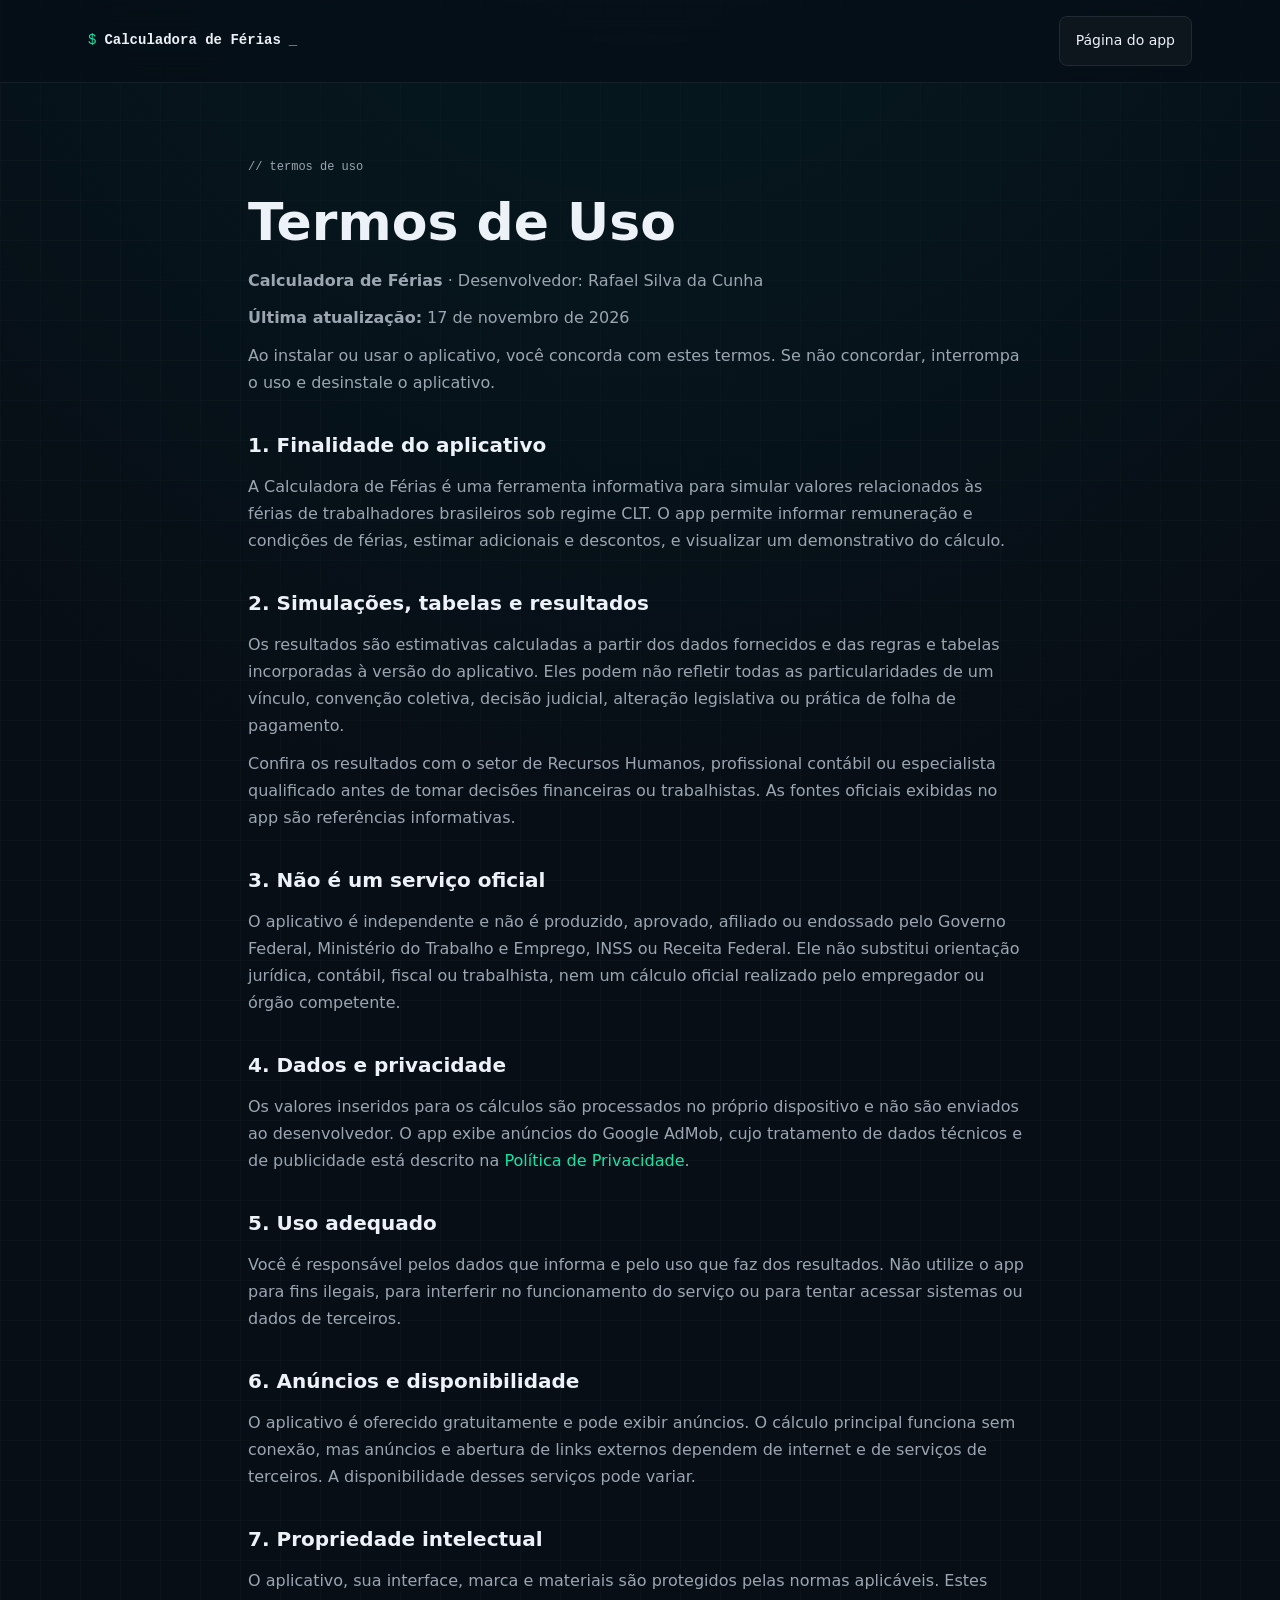
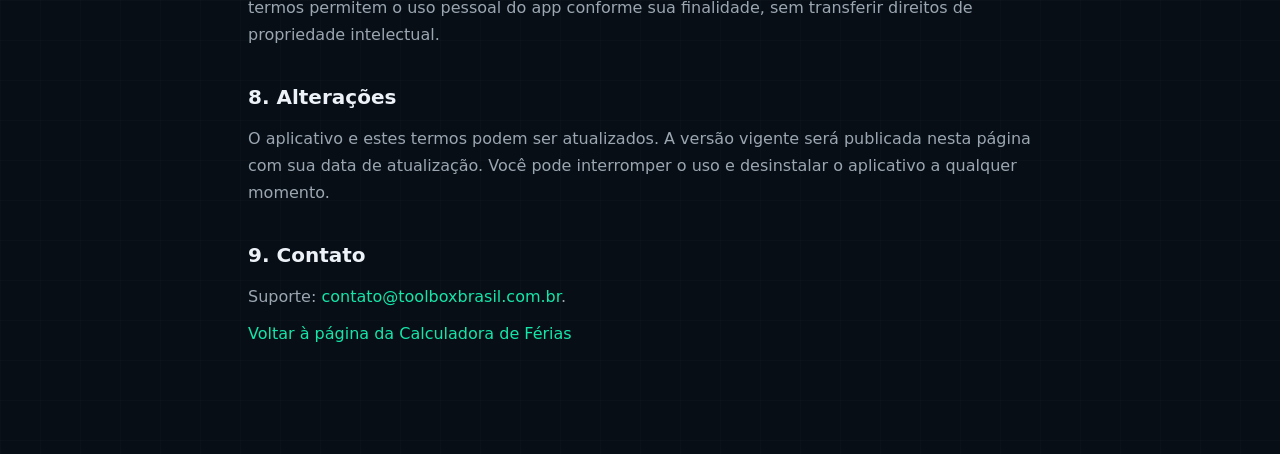
<file: calculadora-de-ferias/termos-de-uso/index.html>
<!DOCTYPE html>
<html lang="pt-BR">
<head>
  <meta charset="UTF-8" />
  <meta name="viewport" content="width=device-width, initial-scale=1.0" />
  <meta name="description" content="Termos de Uso da Calculadora de Férias para Android." />
  <title>Termos de Uso — Calculadora de Férias</title>
  <link rel="canonical" href="https://silici0.github.io/calculadora-de-ferias/termos-de-uso/" />
  <link rel="icon" href="../../favicon.svg" type="image/svg+xml" />
  <link rel="stylesheet" href="../../styles.css" />
  <style>
    .legal-page { max-width: 52rem; margin: 0 auto; padding: 4rem 1.5rem 6rem; }
    .legal-page h1 { font-size: clamp(2rem, 5vw, 3.25rem); line-height: 1.1; margin: 1rem 0; }
    .legal-page h2 { font-size: 1.25rem; margin: 2rem 0 .5rem; }
    .legal-page p, .legal-page li { color: var(--muted-foreground); margin: .65rem 0; }
    .legal-page ul { padding-left: 1.4rem; }
  </style>
</head>
<body>
  <header class="navbar"><div class="nav-container"><a href="../" class="nav-logo"><span class="nav-logo-dollar">$</span><span class="nav-logo-name">Calculadora de Férias</span><span class="nav-logo-cursor">_</span></a><a class="btn-outline" href="../">Página do app</a></div></header>
  <main class="legal-page">
    <p class="section-number">// termos de uso</p>
    <h1>Termos de Uso</h1>
    <p><strong>Calculadora de Férias</strong> · Desenvolvedor: Rafael Silva da Cunha</p>
    <p><strong>Última atualização:</strong> 17 de novembro de 2026</p>
    <p>Ao instalar ou usar o aplicativo, você concorda com estes termos. Se não concordar, interrompa o uso e desinstale o aplicativo.</p>

    <h2>1. Finalidade do aplicativo</h2>
    <p>A Calculadora de Férias é uma ferramenta informativa para simular valores relacionados às férias de trabalhadores brasileiros sob regime CLT. O app permite informar remuneração e condições de férias, estimar adicionais e descontos, e visualizar um demonstrativo do cálculo.</p>

    <h2>2. Simulações, tabelas e resultados</h2>
    <p>Os resultados são estimativas calculadas a partir dos dados fornecidos e das regras e tabelas incorporadas à versão do aplicativo. Eles podem não refletir todas as particularidades de um vínculo, convenção coletiva, decisão judicial, alteração legislativa ou prática de folha de pagamento.</p>
    <p>Confira os resultados com o setor de Recursos Humanos, profissional contábil ou especialista qualificado antes de tomar decisões financeiras ou trabalhistas. As fontes oficiais exibidas no app são referências informativas.</p>

    <h2>3. Não é um serviço oficial</h2>
    <p>O aplicativo é independente e não é produzido, aprovado, afiliado ou endossado pelo Governo Federal, Ministério do Trabalho e Emprego, INSS ou Receita Federal. Ele não substitui orientação jurídica, contábil, fiscal ou trabalhista, nem um cálculo oficial realizado pelo empregador ou órgão competente.</p>

    <h2>4. Dados e privacidade</h2>
    <p>Os valores inseridos para os cálculos são processados no próprio dispositivo e não são enviados ao desenvolvedor. O app exibe anúncios do Google AdMob, cujo tratamento de dados técnicos e de publicidade está descrito na <a href="../privacidade/">Política de Privacidade</a>.</p>

    <h2>5. Uso adequado</h2>
    <p>Você é responsável pelos dados que informa e pelo uso que faz dos resultados. Não utilize o app para fins ilegais, para interferir no funcionamento do serviço ou para tentar acessar sistemas ou dados de terceiros.</p>

    <h2>6. Anúncios e disponibilidade</h2>
    <p>O aplicativo é oferecido gratuitamente e pode exibir anúncios. O cálculo principal funciona sem conexão, mas anúncios e abertura de links externos dependem de internet e de serviços de terceiros. A disponibilidade desses serviços pode variar.</p>

    <h2>7. Propriedade intelectual</h2>
    <p>O aplicativo, sua interface, marca e materiais são protegidos pelas normas aplicáveis. Estes termos permitem o uso pessoal do app conforme sua finalidade, sem transferir direitos de propriedade intelectual.</p>

    <h2>8. Alterações</h2>
    <p>O aplicativo e estes termos podem ser atualizados. A versão vigente será publicada nesta página com sua data de atualização. Você pode interromper o uso e desinstalar o aplicativo a qualquer momento.</p>

    <h2>9. Contato</h2>
    <p>Suporte: <a href="mailto:contato@toolboxbrasil.com.br">contato@toolboxbrasil.com.br</a>.</p>
    <p><a href="../">Voltar à página da Calculadora de Férias</a></p>
  </main>
</body>
</html>
</file>
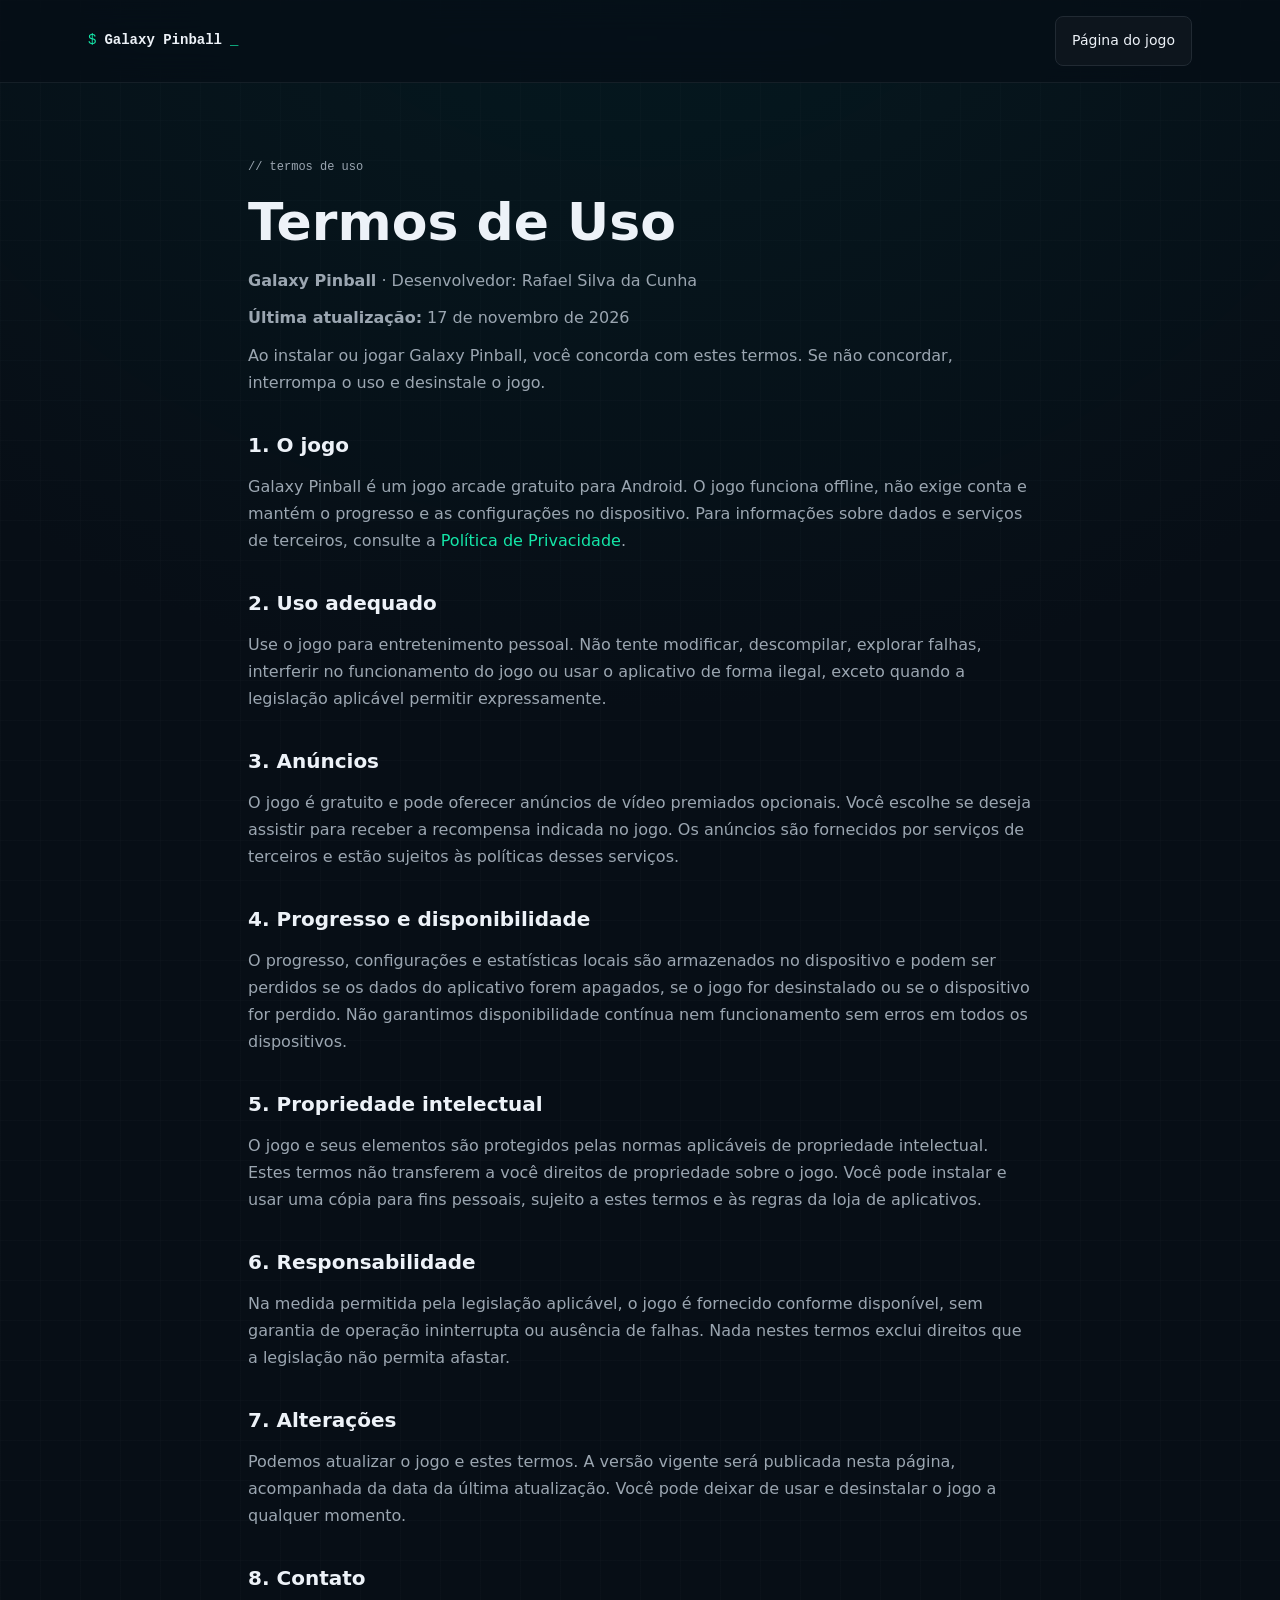
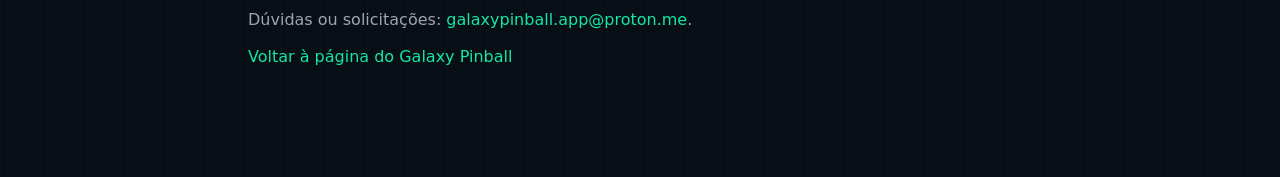
<file: galaxy-pinball/termos-de-uso/index.html>
<!DOCTYPE html>
<html lang="pt-BR">
<head>
  <meta charset="UTF-8" />
  <meta name="viewport" content="width=device-width, initial-scale=1.0" />
  <meta name="description" content="Termos de Uso do jogo Galaxy Pinball para Android." />
  <title>Termos de Uso — Galaxy Pinball</title>
  <link rel="canonical" href="https://silici0.github.io/galaxy-pinball/termos-de-uso/" />
  <link rel="icon" href="../../favicon.svg" type="image/svg+xml" />
  <link rel="stylesheet" href="../../styles.css" />
  <style>
    .legal-page { max-width: 52rem; margin: 0 auto; padding: 4rem 1.5rem 6rem; }
    .legal-page h1 { font-size: clamp(2rem, 5vw, 3.25rem); line-height: 1.1; margin: 1rem 0; }
    .legal-page h2 { font-size: 1.25rem; margin: 2rem 0 .5rem; }
    .legal-page p, .legal-page li { color: var(--muted-foreground); margin: .65rem 0; }
    .legal-page ul { padding-left: 1.4rem; }
  </style>
</head>
<body>
  <header class="navbar"><div class="nav-container"><a href="../" class="nav-logo"><span class="nav-logo-dollar">$</span><span class="nav-logo-name">Galaxy Pinball</span><span class="nav-logo-cursor">_</span></a><a class="btn-outline" href="../">Página do jogo</a></div></header>
  <main class="legal-page">
    <p class="section-number">// termos de uso</p>
    <h1>Termos de Uso</h1>
    <p><strong>Galaxy Pinball</strong> · Desenvolvedor: Rafael Silva da Cunha</p>
    <p><strong>Última atualização:</strong> 17 de novembro de 2026</p>
    <p>Ao instalar ou jogar Galaxy Pinball, você concorda com estes termos. Se não concordar, interrompa o uso e desinstale o jogo.</p>

    <h2>1. O jogo</h2>
    <p>Galaxy Pinball é um jogo arcade gratuito para Android. O jogo funciona offline, não exige conta e mantém o progresso e as configurações no dispositivo. Para informações sobre dados e serviços de terceiros, consulte a <a href="../../game-pinball-privacy/">Política de Privacidade</a>.</p>

    <h2>2. Uso adequado</h2>
    <p>Use o jogo para entretenimento pessoal. Não tente modificar, descompilar, explorar falhas, interferir no funcionamento do jogo ou usar o aplicativo de forma ilegal, exceto quando a legislação aplicável permitir expressamente.</p>

    <h2>3. Anúncios</h2>
    <p>O jogo é gratuito e pode oferecer anúncios de vídeo premiados opcionais. Você escolhe se deseja assistir para receber a recompensa indicada no jogo. Os anúncios são fornecidos por serviços de terceiros e estão sujeitos às políticas desses serviços.</p>

    <h2>4. Progresso e disponibilidade</h2>
    <p>O progresso, configurações e estatísticas locais são armazenados no dispositivo e podem ser perdidos se os dados do aplicativo forem apagados, se o jogo for desinstalado ou se o dispositivo for perdido. Não garantimos disponibilidade contínua nem funcionamento sem erros em todos os dispositivos.</p>

    <h2>5. Propriedade intelectual</h2>
    <p>O jogo e seus elementos são protegidos pelas normas aplicáveis de propriedade intelectual. Estes termos não transferem a você direitos de propriedade sobre o jogo. Você pode instalar e usar uma cópia para fins pessoais, sujeito a estes termos e às regras da loja de aplicativos.</p>

    <h2>6. Responsabilidade</h2>
    <p>Na medida permitida pela legislação aplicável, o jogo é fornecido conforme disponível, sem garantia de operação ininterrupta ou ausência de falhas. Nada nestes termos exclui direitos que a legislação não permita afastar.</p>

    <h2>7. Alterações</h2>
    <p>Podemos atualizar o jogo e estes termos. A versão vigente será publicada nesta página, acompanhada da data da última atualização. Você pode deixar de usar e desinstalar o jogo a qualquer momento.</p>

    <h2>8. Contato</h2>
    <p>Dúvidas ou solicitações: <a href="mailto:galaxypinball.app@proton.me">galaxypinball.app@proton.me</a>.</p>
    <p><a href="../">Voltar à página do Galaxy Pinball</a></p>
  </main>
</body>
</html>
</file>
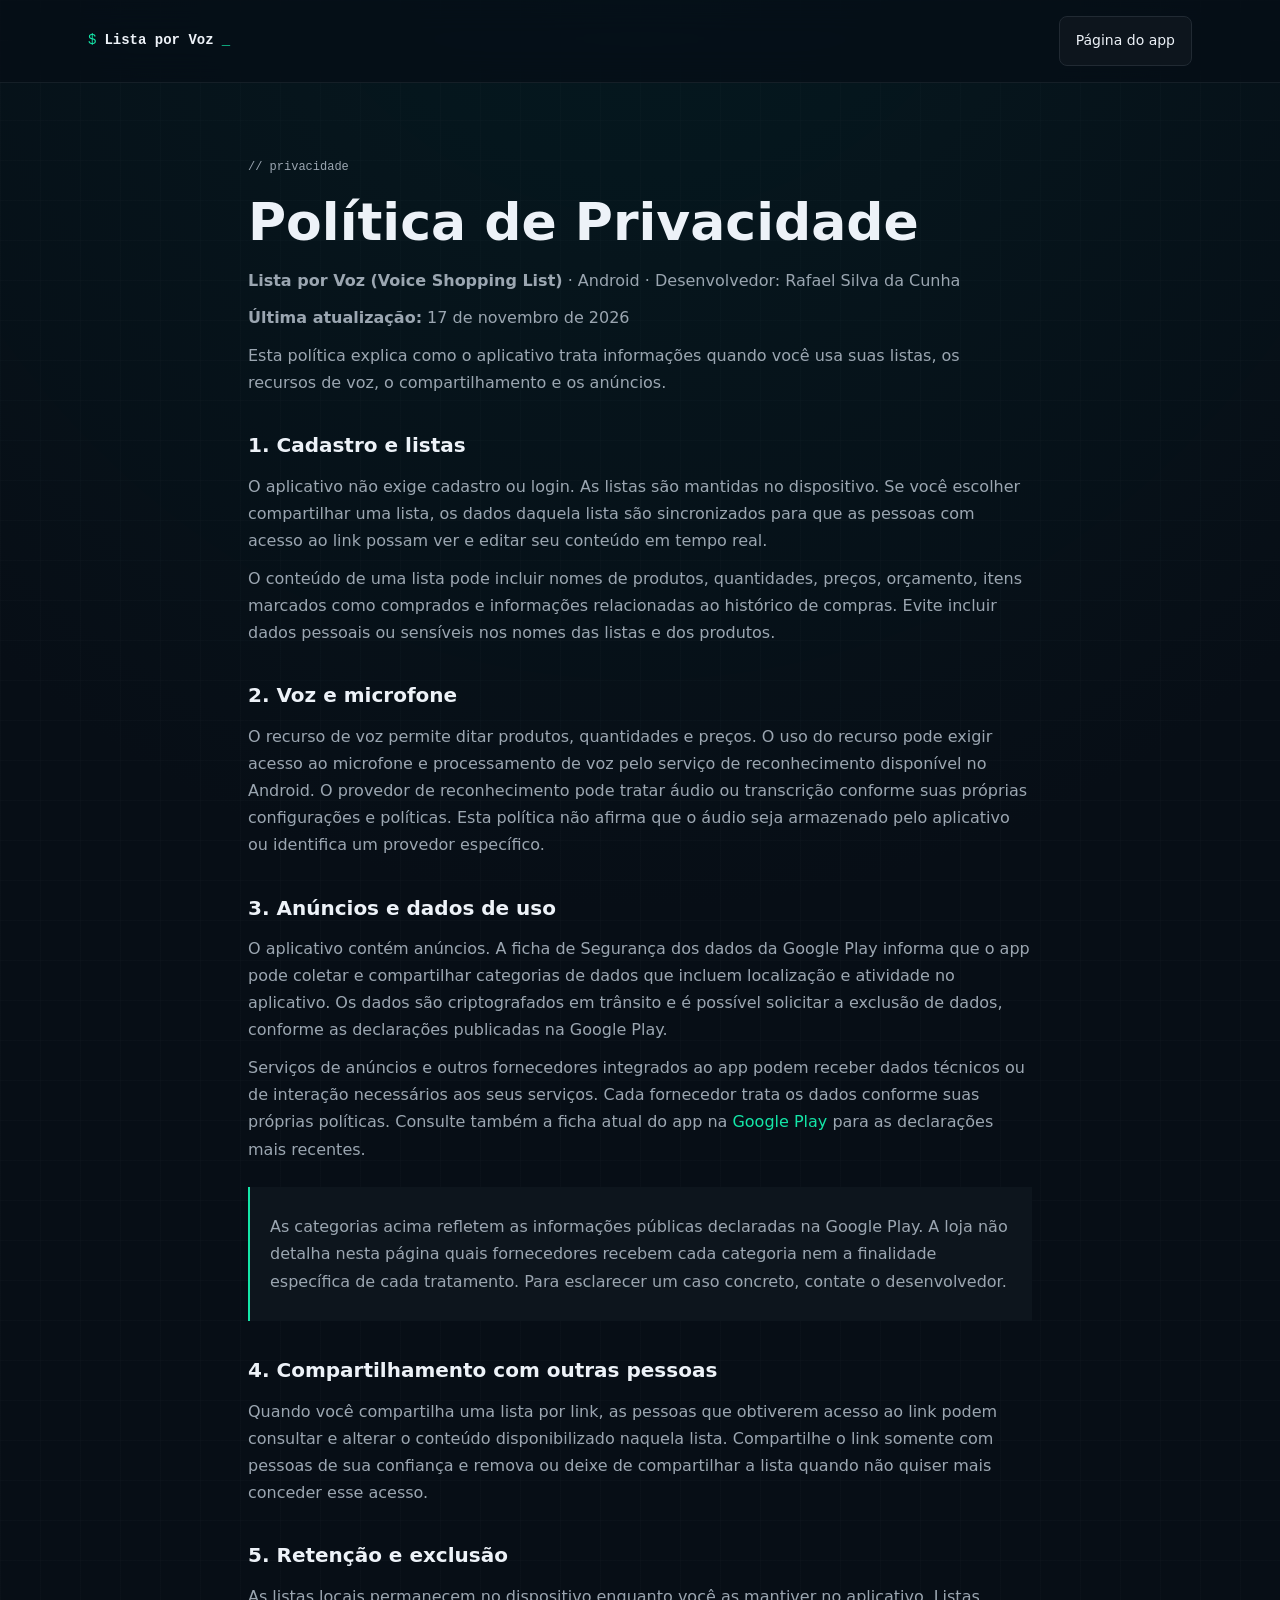
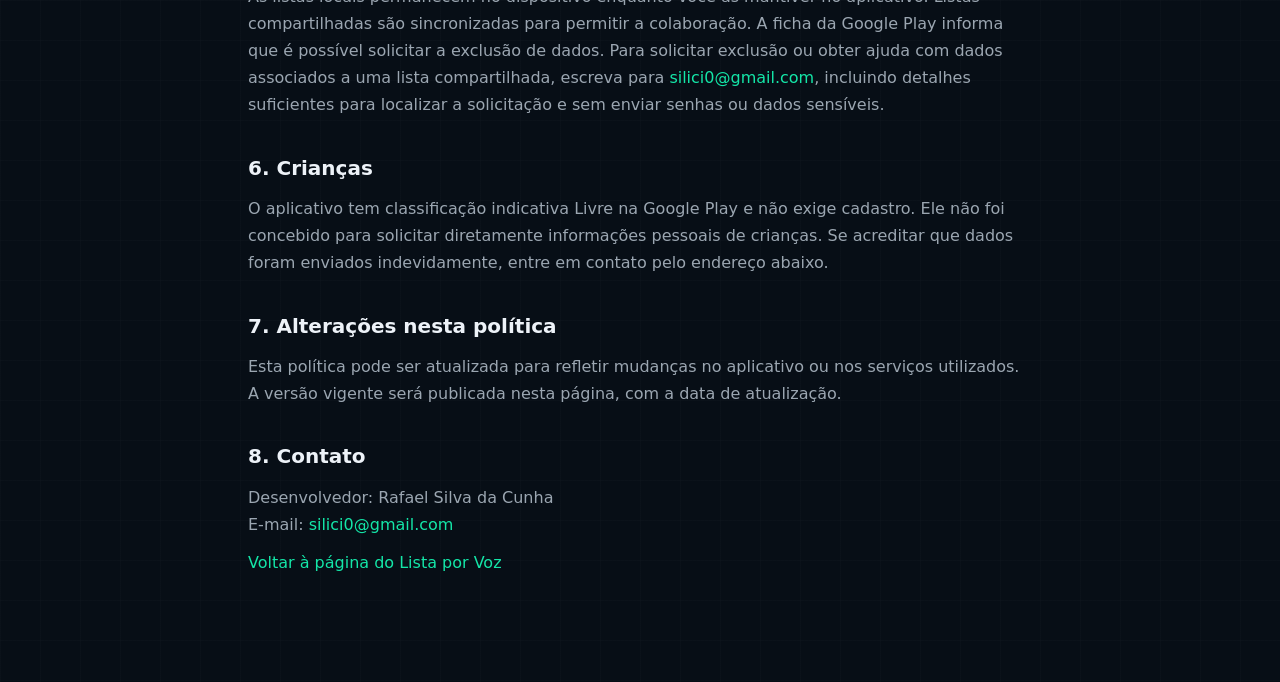
<file: lista-compras-por-voz/privacidade/index.html>
<!DOCTYPE html>
<html lang="pt-BR">
<head>
  <meta charset="UTF-8" />
  <meta name="viewport" content="width=device-width, initial-scale=1.0" />
  <meta name="description" content="Política de Privacidade do aplicativo Lista por Voz (Voice Shopping List)." />
  <title>Política de Privacidade — Lista por Voz</title>
  <link rel="canonical" href="https://silici0.github.io/lista-compras-por-voz/privacidade/" />
  <link rel="icon" href="../../favicon.svg" type="image/svg+xml" />
  <link rel="stylesheet" href="../../styles.css" />
  <style>
    .legal-page { max-width: 52rem; margin: 0 auto; padding: 4rem 1.5rem 6rem; }
    .legal-page h1 { font-size: clamp(2rem, 5vw, 3.25rem); line-height: 1.1; margin: 1rem 0; }
    .legal-page h2 { font-size: 1.25rem; margin: 2rem 0 .5rem; }
    .legal-page p, .legal-page li { color: var(--muted-foreground); margin: .65rem 0; }
    .legal-page ul { padding-left: 1.4rem; }
    .legal-note { border-left: 2px solid var(--primary); padding: 1rem 1.25rem; background: var(--card); margin: 1.5rem 0; }
  </style>
</head>
<body>
  <header class="navbar"><div class="nav-container"><a href="../" class="nav-logo"><span class="nav-logo-dollar">$</span><span class="nav-logo-name">Lista por Voz</span><span class="nav-logo-cursor">_</span></a><a class="btn-outline" href="../">Página do app</a></div></header>
  <main class="legal-page">
    <p class="section-number">// privacidade</p>
    <h1>Política de Privacidade</h1>
    <p><strong>Lista por Voz (Voice Shopping List)</strong> · Android · Desenvolvedor: Rafael Silva da Cunha</p>
    <p><strong>Última atualização:</strong> 17 de novembro de 2026</p>
    <p>Esta política explica como o aplicativo trata informações quando você usa suas listas, os recursos de voz, o compartilhamento e os anúncios.</p>

    <h2>1. Cadastro e listas</h2>
    <p>O aplicativo não exige cadastro ou login. As listas são mantidas no dispositivo. Se você escolher compartilhar uma lista, os dados daquela lista são sincronizados para que as pessoas com acesso ao link possam ver e editar seu conteúdo em tempo real.</p>
    <p>O conteúdo de uma lista pode incluir nomes de produtos, quantidades, preços, orçamento, itens marcados como comprados e informações relacionadas ao histórico de compras. Evite incluir dados pessoais ou sensíveis nos nomes das listas e dos produtos.</p>

    <h2>2. Voz e microfone</h2>
    <p>O recurso de voz permite ditar produtos, quantidades e preços. O uso do recurso pode exigir acesso ao microfone e processamento de voz pelo serviço de reconhecimento disponível no Android. O provedor de reconhecimento pode tratar áudio ou transcrição conforme suas próprias configurações e políticas. Esta política não afirma que o áudio seja armazenado pelo aplicativo ou identifica um provedor específico.</p>

    <h2>3. Anúncios e dados de uso</h2>
    <p>O aplicativo contém anúncios. A ficha de Segurança dos dados da Google Play informa que o app pode coletar e compartilhar categorias de dados que incluem localização e atividade no aplicativo. Os dados são criptografados em trânsito e é possível solicitar a exclusão de dados, conforme as declarações publicadas na Google Play.</p>
    <p>Serviços de anúncios e outros fornecedores integrados ao app podem receber dados técnicos ou de interação necessários aos seus serviços. Cada fornecedor trata os dados conforme suas próprias políticas. Consulte também a ficha atual do app na <a href="https://play.google.com/store/apps/details?id=com.silici0.listacompra" target="_blank" rel="noopener noreferrer">Google Play</a> para as declarações mais recentes.</p>
    <div class="legal-note"><p>As categorias acima refletem as informações públicas declaradas na Google Play. A loja não detalha nesta página quais fornecedores recebem cada categoria nem a finalidade específica de cada tratamento. Para esclarecer um caso concreto, contate o desenvolvedor.</p></div>

    <h2>4. Compartilhamento com outras pessoas</h2>
    <p>Quando você compartilha uma lista por link, as pessoas que obtiverem acesso ao link podem consultar e alterar o conteúdo disponibilizado naquela lista. Compartilhe o link somente com pessoas de sua confiança e remova ou deixe de compartilhar a lista quando não quiser mais conceder esse acesso.</p>

    <h2>5. Retenção e exclusão</h2>
    <p>As listas locais permanecem no dispositivo enquanto você as mantiver no aplicativo. Listas compartilhadas são sincronizadas para permitir a colaboração. A ficha da Google Play informa que é possível solicitar a exclusão de dados. Para solicitar exclusão ou obter ajuda com dados associados a uma lista compartilhada, escreva para <a href="mailto:silici0@gmail.com">silici0@gmail.com</a>, incluindo detalhes suficientes para localizar a solicitação e sem enviar senhas ou dados sensíveis.</p>

    <h2>6. Crianças</h2>
    <p>O aplicativo tem classificação indicativa Livre na Google Play e não exige cadastro. Ele não foi concebido para solicitar diretamente informações pessoais de crianças. Se acreditar que dados foram enviados indevidamente, entre em contato pelo endereço abaixo.</p>

    <h2>7. Alterações nesta política</h2>
    <p>Esta política pode ser atualizada para refletir mudanças no aplicativo ou nos serviços utilizados. A versão vigente será publicada nesta página, com a data de atualização.</p>

    <h2>8. Contato</h2>
    <p>Desenvolvedor: Rafael Silva da Cunha<br />E-mail: <a href="mailto:silici0@gmail.com">silici0@gmail.com</a></p>
    <p><a href="../">Voltar à página do Lista por Voz</a></p>
  </main>
</body>
</html>
</file>
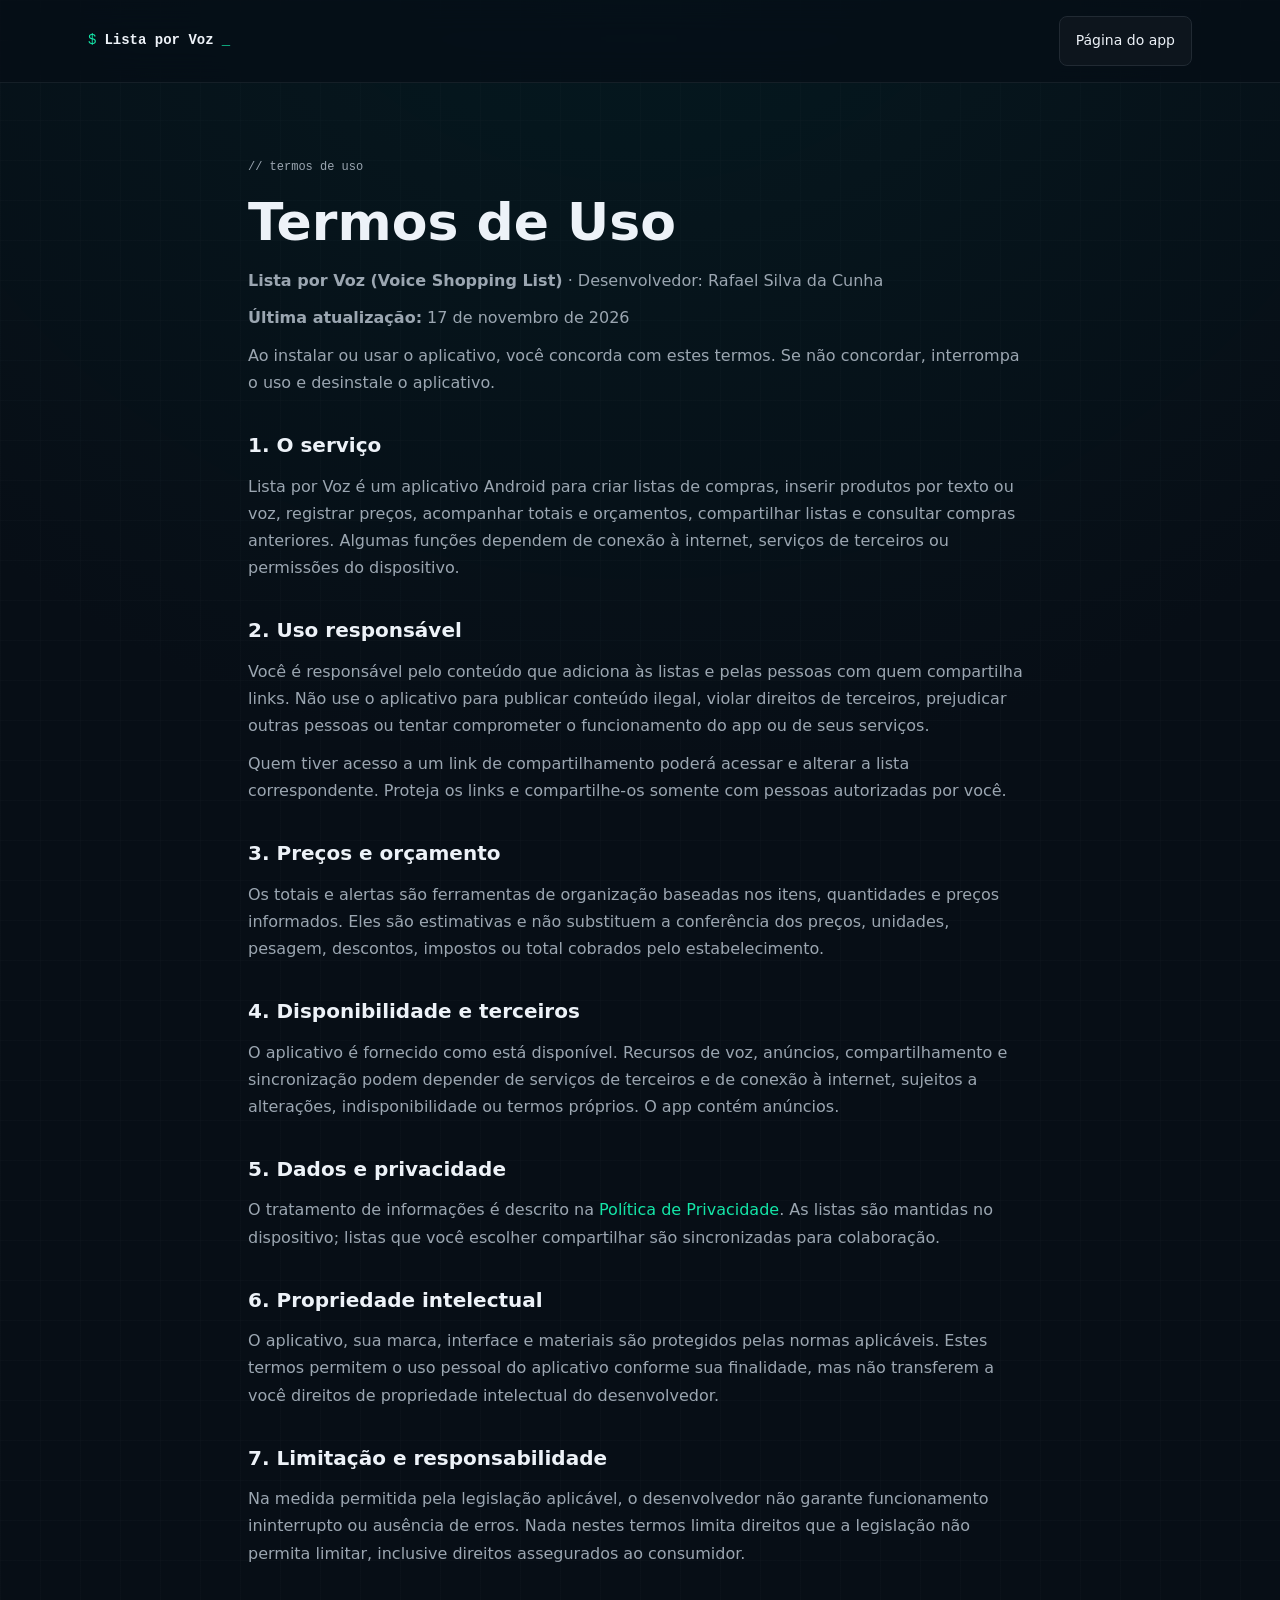
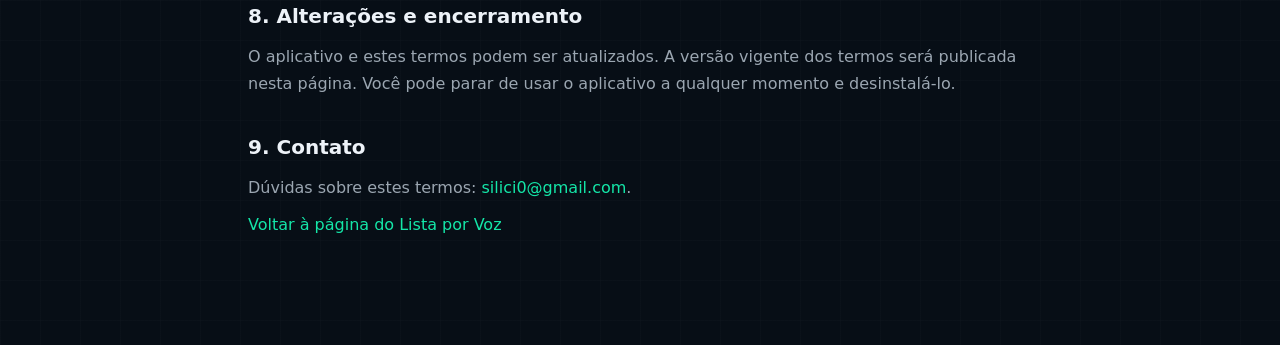
<file: lista-compras-por-voz/termos-de-uso/index.html>
<!DOCTYPE html>
<html lang="pt-BR">
<head>
  <meta charset="UTF-8" />
  <meta name="viewport" content="width=device-width, initial-scale=1.0" />
  <meta name="description" content="Termos de Uso do aplicativo Lista por Voz (Voice Shopping List)." />
  <title>Termos de Uso — Lista por Voz</title>
  <link rel="canonical" href="https://silici0.github.io/lista-compras-por-voz/termos-de-uso/" />
  <link rel="icon" href="../../favicon.svg" type="image/svg+xml" />
  <link rel="stylesheet" href="../../styles.css" />
  <style>
    .legal-page { max-width: 52rem; margin: 0 auto; padding: 4rem 1.5rem 6rem; }
    .legal-page h1 { font-size: clamp(2rem, 5vw, 3.25rem); line-height: 1.1; margin: 1rem 0; }
    .legal-page h2 { font-size: 1.25rem; margin: 2rem 0 .5rem; }
    .legal-page p, .legal-page li { color: var(--muted-foreground); margin: .65rem 0; }
    .legal-page ul { padding-left: 1.4rem; }
  </style>
</head>
<body>
  <header class="navbar"><div class="nav-container"><a href="../" class="nav-logo"><span class="nav-logo-dollar">$</span><span class="nav-logo-name">Lista por Voz</span><span class="nav-logo-cursor">_</span></a><a class="btn-outline" href="../">Página do app</a></div></header>
  <main class="legal-page">
    <p class="section-number">// termos de uso</p>
    <h1>Termos de Uso</h1>
    <p><strong>Lista por Voz (Voice Shopping List)</strong> · Desenvolvedor: Rafael Silva da Cunha</p>
    <p><strong>Última atualização:</strong> 17 de novembro de 2026</p>
    <p>Ao instalar ou usar o aplicativo, você concorda com estes termos. Se não concordar, interrompa o uso e desinstale o aplicativo.</p>

    <h2>1. O serviço</h2>
    <p>Lista por Voz é um aplicativo Android para criar listas de compras, inserir produtos por texto ou voz, registrar preços, acompanhar totais e orçamentos, compartilhar listas e consultar compras anteriores. Algumas funções dependem de conexão à internet, serviços de terceiros ou permissões do dispositivo.</p>

    <h2>2. Uso responsável</h2>
    <p>Você é responsável pelo conteúdo que adiciona às listas e pelas pessoas com quem compartilha links. Não use o aplicativo para publicar conteúdo ilegal, violar direitos de terceiros, prejudicar outras pessoas ou tentar comprometer o funcionamento do app ou de seus serviços.</p>
    <p>Quem tiver acesso a um link de compartilhamento poderá acessar e alterar a lista correspondente. Proteja os links e compartilhe-os somente com pessoas autorizadas por você.</p>

    <h2>3. Preços e orçamento</h2>
    <p>Os totais e alertas são ferramentas de organização baseadas nos itens, quantidades e preços informados. Eles são estimativas e não substituem a conferência dos preços, unidades, pesagem, descontos, impostos ou total cobrados pelo estabelecimento.</p>

    <h2>4. Disponibilidade e terceiros</h2>
    <p>O aplicativo é fornecido como está disponível. Recursos de voz, anúncios, compartilhamento e sincronização podem depender de serviços de terceiros e de conexão à internet, sujeitos a alterações, indisponibilidade ou termos próprios. O app contém anúncios.</p>

    <h2>5. Dados e privacidade</h2>
    <p>O tratamento de informações é descrito na <a href="../privacidade/">Política de Privacidade</a>. As listas são mantidas no dispositivo; listas que você escolher compartilhar são sincronizadas para colaboração.</p>

    <h2>6. Propriedade intelectual</h2>
    <p>O aplicativo, sua marca, interface e materiais são protegidos pelas normas aplicáveis. Estes termos permitem o uso pessoal do aplicativo conforme sua finalidade, mas não transferem a você direitos de propriedade intelectual do desenvolvedor.</p>

    <h2>7. Limitação e responsabilidade</h2>
    <p>Na medida permitida pela legislação aplicável, o desenvolvedor não garante funcionamento ininterrupto ou ausência de erros. Nada nestes termos limita direitos que a legislação não permita limitar, inclusive direitos assegurados ao consumidor.</p>

    <h2>8. Alterações e encerramento</h2>
    <p>O aplicativo e estes termos podem ser atualizados. A versão vigente dos termos será publicada nesta página. Você pode parar de usar o aplicativo a qualquer momento e desinstalá-lo.</p>

    <h2>9. Contato</h2>
    <p>Dúvidas sobre estes termos: <a href="mailto:silici0@gmail.com">silici0@gmail.com</a>.</p>
    <p><a href="../">Voltar à página do Lista por Voz</a></p>
  </main>
</body>
</html>
</file>
<file: styles.css>
/* ===== Reset ===== */
*, *::before, *::after { margin: 0; padding: 0; box-sizing: border-box; }

/* ===== Design Tokens (from Lovable source) ===== */
:root {
  --radius: 0.75rem;
  --background: oklch(0.16 0.02 250);
  --foreground: oklch(0.96 0.01 250);
  --card: oklch(0.19 0.02 250);
  --card-foreground: oklch(0.96 0.01 250);
  --muted: oklch(0.24 0.02 250);
  --muted-foreground: oklch(0.72 0.02 250);
  --primary: oklch(0.82 0.17 165);
  --primary-foreground: oklch(0.16 0.02 250);
  --accent: oklch(0.72 0.15 220);
  --accent-foreground: oklch(0.16 0.02 250);
  --border: oklch(0.28 0.02 250);
  --ring: oklch(0.82 0.17 165);

  --glow-primary: 0 0 24px oklch(0.82 0.17 165 / 0.35);
  --glow-soft: 0 0 60px oklch(0.82 0.17 165 / 0.15);
  --gradient-hero: radial-gradient(ellipse at top, oklch(0.24 0.05 200 / 0.6), transparent 60%);

  --font-mono: 'JetBrains Mono', ui-monospace, SFMono-Regular, Menlo, monospace;
  --font-sans: 'Inter', ui-sans-serif, system-ui, sans-serif;
  --max-width: 72rem;
}

/* ===== Base ===== */
html { scroll-behavior: smooth; }

body {
  background-color: var(--background);
  color: var(--foreground);
  font-family: var(--font-sans);
  line-height: 1.7;
  -webkit-font-smoothing: antialiased;
  background-image:
    radial-gradient(ellipse 80% 50% at 50% -10%, oklch(0.28 0.06 200 / 0.35), transparent),
    linear-gradient(oklch(1 0 0 / 0.015) 1px, transparent 1px),
    linear-gradient(90deg, oklch(1 0 0 / 0.015) 1px, transparent 1px);
  background-size: auto, 40px 40px, 40px 40px;
}

::selection { background: oklch(0.82 0.17 165 / 0.3); }

a { color: var(--primary); text-decoration: none; transition: color 0.2s; }
a:hover { color: oklch(0.90 0.14 165); }

img { max-width: 100%; display: block; }

/* ===== Utilities ===== */
.container { max-width: var(--max-width); margin: 0 auto; padding: 0 1.5rem; }
.container-narrow { max-width: 48rem; }
.text-primary { color: var(--primary); }
.text-muted { color: var(--muted-foreground); }
.opacity-60 { opacity: 0.6; }

.icon { width: 1rem; height: 1rem; display: inline-block; vertical-align: middle; }

/* ===== NAV ===== */
.navbar {
  position: sticky;
  top: 0;
  z-index: 40;
  border-bottom: 1px solid oklch(0.28 0.02 250 / 0.6);
  background: oklch(0.16 0.02 250 / 0.7);
  backdrop-filter: blur(16px);
  -webkit-backdrop-filter: blur(16px);
}

.nav-container {
  max-width: var(--max-width);
  margin: 0 auto;
  padding: 1rem 1.5rem;
  display: flex;
  align-items: center;
  justify-content: space-between;
}

.nav-logo {
  display: flex;
  align-items: center;
  gap: 0.5rem;
  font-family: var(--font-mono);
  font-size: 0.875rem;
  color: var(--foreground);
}

.nav-logo-dollar { color: var(--primary); }
.nav-logo-name { font-weight: 600; }
.nav-logo-cursor { color: var(--primary); animation: blink 1.2s infinite; }

@keyframes blink {
  0%, 100% { opacity: 1; }
  50% { opacity: 0; }
}

.nav-links {
  display: flex;
  gap: 2rem;
}

.nav-links a {
  color: var(--muted-foreground);
  font-size: 0.875rem;
  font-weight: 500;
  transition: color 0.2s;
}
.nav-links a:hover { color: var(--foreground); }

.nav-cv {
  display: inline-block;
  font-family: var(--font-mono);
  font-size: 0.75rem;
  color: var(--primary);
  border: 1px solid oklch(0.82 0.17 165 / 0.4);
  background: oklch(0.82 0.17 165 / 0.1);
  padding: 0.375rem 0.75rem;
  border-radius: 0.375rem;
  box-shadow: var(--glow-primary);
  transition: background 0.2s;
}
.nav-cv:hover { background: oklch(0.82 0.17 165 / 0.2); color: var(--primary); }

.nav-toggle {
  display: none;
  flex-direction: column;
  gap: 5px;
  background: none;
  border: none;
  cursor: pointer;
  padding: 4px;
}
.nav-toggle span {
  width: 22px;
  height: 2px;
  background: var(--foreground);
  border-radius: 2px;
  transition: 0.3s;
}

/* ===== HERO ===== */
.hero {
  position: relative;
  overflow: hidden;
}

.hero-gradient {
  pointer-events: none;
  position: absolute;
  inset: 0;
  background: var(--gradient-hero);
}

.hero-container {
  max-width: var(--max-width);
  margin: 0 auto;
  padding: 5rem 1.5rem 5rem;
  display: grid;
  grid-template-columns: auto 1fr;
  gap: 3rem;
  align-items: center;
}

.hero-avatar {
  position: relative;
  width: 14rem;
  height: 14rem;
  border-radius: 1rem;
  overflow: hidden;
  box-shadow: var(--glow-primary);
  flex-shrink: 0;
}

.hero-avatar::before {
  content: "";
  position: absolute;
  inset: -1px;
  border-radius: inherit;
  padding: 1px;
  background: linear-gradient(135deg, oklch(0.82 0.17 165 / 0.6), oklch(0.72 0.15 220 / 0.2) 40%, transparent 70%);
  -webkit-mask: linear-gradient(#000 0 0) content-box, linear-gradient(#000 0 0);
  -webkit-mask-composite: xor;
  mask-composite: exclude;
  pointer-events: none;
  z-index: 1;
}

.hero-avatar img {
  width: 100%;
  height: 100%;
  object-fit: cover;
}

.hero-file {
  font-family: var(--font-mono);
  font-size: 0.75rem;
  color: var(--primary);
  margin-bottom: 0.75rem;
}

.hero-title {
  font-size: clamp(2.5rem, 5vw, 3.75rem);
  font-weight: 800;
  letter-spacing: -0.025em;
  line-height: 1.1;
}

.hero-dot {
  color: var(--primary);
  margin-left: 0.125rem;
  text-shadow: 0 0 24px oklch(0.82 0.17 165 / 0.4);
}

.hero-subtitle {
  margin-top: 0.75rem;
  font-size: clamp(1rem, 2vw, 1.25rem);
  font-weight: 400;
  color: var(--muted-foreground);
}

.hero-description {
  margin-top: 1.5rem;
  max-width: 40rem;
  color: var(--muted-foreground);
  font-size: 1rem;
}

.mono-highlight {
  font-family: var(--font-mono);
  color: var(--foreground);
}

.hero-actions {
  margin-top: 2rem;
  display: flex;
  flex-wrap: wrap;
  align-items: center;
  gap: 0.75rem;
}

.btn-primary {
  display: inline-flex;
  align-items: center;
  gap: 0.5rem;
  background: var(--primary);
  color: var(--primary-foreground);
  font-weight: 600;
  padding: 0.75rem 1.25rem;
  border-radius: 0.5rem;
  box-shadow: var(--glow-primary);
  transition: filter 0.2s, transform 0.2s;
  border: none;
  cursor: pointer;
  font-size: 0.9rem;
}
.btn-primary:hover { filter: brightness(1.1); transform: translateY(-1px); color: var(--primary-foreground); }

.btn-outline {
  display: inline-flex;
  align-items: center;
  gap: 0.5rem;
  border: 1px solid var(--border);
  background: var(--card);
  color: var(--foreground);
  font-size: 0.875rem;
  padding: 0.75rem 1rem;
  border-radius: 0.5rem;
  transition: border-color 0.2s, transform 0.2s;
}
.btn-outline:hover { border-color: oklch(0.82 0.17 165 / 0.6); transform: translateY(-1px); color: var(--foreground); }

.hero-terminal {
  margin-top: 2rem;
  max-width: 36rem;
  border: 1px solid var(--border);
  background: oklch(0.19 0.02 250 / 0.6);
  border-radius: 0.5rem;
  padding: 1rem 1.25rem;
  font-family: var(--font-mono);
  font-size: 0.75rem;
  color: var(--muted-foreground);
}

.terminal-dots {
  display: flex;
  gap: 6px;
  margin-bottom: 0.75rem;
}
.dot-red { width: 10px; height: 10px; border-radius: 50%; background: oklch(0.6 0.2 25 / 0.7); }
.dot-yellow { width: 10px; height: 10px; border-radius: 50%; background: oklch(0.8 0.15 85 / 0.7); }
.dot-green { width: 10px; height: 10px; border-radius: 50%; background: oklch(0.82 0.17 165 / 0.7); }

.terminal-line { margin-bottom: 0.25rem; }
.terminal-output { color: var(--foreground); }

/* ===== SECTIONS ===== */
.section {
  padding: 5rem 0;
  border-top: 1px solid oklch(0.28 0.02 250 / 0.6);
}

.section-contact { text-align: center; }

.section-number {
  font-family: var(--font-mono);
  font-size: 0.75rem;
  color: var(--primary);
}

.section-title {
  margin-top: 0.5rem;
  font-size: clamp(1.8rem, 4vw, 2.5rem);
  font-weight: 700;
}

.section-desc {
  margin-top: 0.75rem;
  max-width: 40rem;
  color: var(--muted-foreground);
}

/* ===== ABOUT ===== */
.about-grid {
  margin-top: 2rem;
  display: grid;
  gap: 2rem;
  grid-template-columns: 2fr 1fr;
}

.about-text p {
  color: var(--muted-foreground);
  margin-bottom: 1rem;
}

.stack-card {
  border: 1px solid var(--border);
  background: var(--card);
  border-radius: 0.75rem;
  padding: 1.5rem;
}

.stack-title {
  font-family: var(--font-mono);
  font-size: 0.875rem;
  color: var(--primary);
  margin-bottom: 1rem;
}

.stack-list {
  list-style: none;
  display: flex;
  flex-direction: column;
  gap: 0.5rem;
  font-size: 0.875rem;
}

.stack-label { color: var(--muted-foreground); }

/* ===== SERVICES ===== */
.services-grid {
  margin-top: 2.5rem;
  display: grid;
  gap: 1.5rem;
  grid-template-columns: repeat(auto-fill, minmax(300px, 1fr));
}

.service-card {
  border: 1px solid var(--border);
  background: var(--card);
  border-radius: 0.75rem;
  padding: 1.75rem;
  transition: transform 0.2s, box-shadow 0.2s;
}

.service-card:hover {
  transform: translateY(-4px);
  box-shadow: var(--glow-primary);
}

.service-card h3 {
  font-size: 1.1rem;
  font-weight: 600;
  margin-bottom: 0.75rem;
  color: var(--foreground);
}

.service-card > p {
  font-size: 0.875rem;
  color: var(--muted-foreground);
  line-height: 1.7;
  margin-bottom: 1rem;
}

.service-deliverables {
  list-style: none;
  padding: 0;
}

.service-deliverables li {
  font-size: 0.8rem;
  color: var(--primary);
  font-family: var(--font-mono);
  padding: 0.3rem 0;
  border-top: 1px solid oklch(0.28 0.02 250 / 0.5);
}

.service-deliverables li::before {
  content: "→ ";
  opacity: 0.6;
}

/* ===== PROJECTS ===== */
.projects-grid {
  margin-top: 2.5rem;
  display: grid;
  gap: 1.5rem;
  grid-template-columns: repeat(auto-fill, minmax(300px, 1fr));
}

.personal-projects-heading { margin-top: 4rem; }

.project-card {
  position: relative;
  display: flex;
  flex-direction: column;
  border: 1px solid var(--border);
  background: var(--card);
  border-radius: 0.75rem;
  padding: 1.5rem;
  transition: transform 0.2s, box-shadow 0.2s;
}

.project-card::before {
  content: "";
  position: absolute;
  inset: -1px;
  border-radius: inherit;
  padding: 1px;
  background: linear-gradient(135deg, oklch(0.82 0.17 165 / 0.6), oklch(0.72 0.15 220 / 0.2) 40%, transparent 70%);
  -webkit-mask: linear-gradient(#000 0 0) content-box, linear-gradient(#000 0 0);
  -webkit-mask-composite: xor;
  mask-composite: exclude;
  pointer-events: none;
  opacity: 0;
  transition: opacity 0.2s;
}

.project-card:hover {
  transform: translateY(-4px);
  box-shadow: var(--glow-primary);
}
.project-card:hover::before { opacity: 1; }

.project-card-header {
  display: flex;
  justify-content: space-between;
  align-items: flex-start;
  gap: 0.75rem;
}

.project-card-header h3 {
  font-size: 1.125rem;
  font-weight: 600;
  line-height: 1.3;
}

.project-card-header h3 a { color: var(--foreground); }
.project-card-header h3 a:hover { color: var(--primary); }

.project-card-arrow {
  width: 1rem;
  height: 1rem;
  color: var(--muted-foreground);
  flex-shrink: 0;
  transition: color 0.2s;
}
.project-card:hover .project-card-arrow { color: var(--primary); }

.project-card p {
  margin-top: 0.75rem;
  font-size: 0.875rem;
  color: var(--muted-foreground);
  line-height: 1.6;
}

.project-tags {
  margin-top: 1.25rem;
  display: flex;
  flex-wrap: wrap;
  gap: 0.5rem;
}

.project-tags span {
  font-family: var(--font-mono);
  font-size: 0.7rem;
  border: 1px solid var(--border);
  background: oklch(0.16 0.02 250 / 0.6);
  color: oklch(0.82 0.17 165 / 0.9);
  padding: 0.2rem 0.5rem;
  border-radius: 0.375rem;
}

.project-link {
  margin-top: 1.5rem;
  font-family: var(--font-mono);
  font-size: 0.75rem;
  color: var(--primary);
}
.project-link:hover { text-decoration: underline; }

.project-result {
  margin-top: 0.5rem;
  font-size: 0.8rem;
  font-weight: 500;
  color: var(--primary);
  background: oklch(0.82 0.17 165 / 0.08);
  border-left: 2px solid var(--primary);
  padding: 0.4rem 0.75rem;
  border-radius: 0 0.25rem 0.25rem 0;
}

/* ===== FREELANCE ===== */
.freelance-header {
  display: flex;
  flex-wrap: wrap;
  align-items: flex-end;
  justify-content: space-between;
  gap: 1.5rem;
}

.skill-pills {
  list-style: none;
  display: flex;
  flex-wrap: wrap;
  gap: 0.5rem;
}

.skill-pills li {
  font-family: var(--font-mono);
  font-size: 0.75rem;
  border: 1px solid oklch(0.82 0.17 165 / 0.3);
  background: oklch(0.82 0.17 165 / 0.05);
  color: var(--primary);
  padding: 0.25rem 0.625rem;
  border-radius: 0.375rem;
}

.freelance-grid {
  margin-top: 2.5rem;
  display: grid;
  gap: 1.5rem;
  grid-template-columns: repeat(auto-fill, minmax(300px, 1fr));
}

.freelance-card {
  position: relative;
  display: flex;
  flex-direction: column;
  border: 1px solid var(--border);
  background: var(--card);
  border-radius: 0.75rem;
  padding: 1.5rem;
  transition: transform 0.2s, box-shadow 0.2s;
}

.freelance-card::before {
  content: "";
  position: absolute;
  inset: -1px;
  border-radius: inherit;
  padding: 1px;
  background: linear-gradient(135deg, oklch(0.82 0.17 165 / 0.6), oklch(0.72 0.15 220 / 0.2) 40%, transparent 70%);
  -webkit-mask: linear-gradient(#000 0 0) content-box, linear-gradient(#000 0 0);
  -webkit-mask-composite: xor;
  mask-composite: exclude;
  pointer-events: none;
  opacity: 0;
  transition: opacity 0.2s;
}

.freelance-card:hover {
  transform: translateY(-4px);
  box-shadow: var(--glow-primary);
}
.freelance-card:hover::before { opacity: 1; }

.freelance-card-header {
  display: flex;
  justify-content: space-between;
  align-items: flex-start;
  gap: 0.75rem;
}

.freelance-card-header h3 {
  font-size: 1.125rem;
  font-weight: 600;
}

.freelance-card-header h3 a { color: var(--foreground); }
.freelance-card-header h3 a:hover { color: var(--primary); }

.freelance-badge {
  font-family: var(--font-mono);
  font-size: 0.6rem;
  text-transform: uppercase;
  letter-spacing: 0.05em;
  color: var(--primary);
  border: 1px solid oklch(0.82 0.17 165 / 0.4);
  background: oklch(0.82 0.17 165 / 0.1);
  padding: 0.2rem 0.5rem;
  border-radius: 999px;
  white-space: nowrap;
}

.freelance-card p {
  margin-top: 0.75rem;
  font-size: 0.875rem;
  color: var(--muted-foreground);
  line-height: 1.6;
}

/* ===== EXPERIENCE ===== */
.experience-header {
  display: flex;
  flex-wrap: wrap;
  align-items: flex-end;
  justify-content: space-between;
  gap: 1rem;
}

.btn-cv-download {
  display: inline-flex;
  align-items: center;
  gap: 0.5rem;
  font-family: var(--font-mono);
  font-size: 0.875rem;
  font-weight: 500;
  color: var(--primary);
  border: 1px solid oklch(0.82 0.17 165 / 0.4);
  background: oklch(0.82 0.17 165 / 0.1);
  padding: 0.5rem 1rem;
  border-radius: 0.375rem;
  transition: background 0.2s;
}
.btn-cv-download:hover { background: oklch(0.82 0.17 165 / 0.2); color: var(--primary); }

.timeline {
  position: relative;
  list-style: none;
  margin-top: 2.5rem;
  padding-left: 1.5rem;
  border-left: 1px solid var(--border);
}

.timeline-item {
  position: relative;
  padding-bottom: 2.5rem;
}
.timeline-item:last-child { padding-bottom: 0; }

.timeline-item::before {
  content: '';
  position: absolute;
  left: calc(-1.5rem - 5px);
  top: 6px;
  width: 12px;
  height: 12px;
  border-radius: 50%;
  background: var(--primary);
  box-shadow: var(--glow-primary);
}

.timeline-header {
  display: flex;
  flex-wrap: wrap;
  justify-content: space-between;
  align-items: baseline;
  gap: 0.5rem;
}

.timeline-header h3 {
  font-size: 1.125rem;
  font-weight: 600;
}

.timeline-company { color: var(--muted-foreground); font-weight: 400; }

.timeline-date {
  font-family: var(--font-mono);
  font-size: 0.75rem;
  color: var(--muted-foreground);
}

.timeline-item > p {
  margin-top: 0.5rem;
  font-size: 0.875rem;
  color: var(--muted-foreground);
  line-height: 1.6;
}

.education-card {
  margin-top: 3rem;
  border: 1px solid var(--border);
  background: var(--card);
  border-radius: 0.75rem;
  padding: 1.5rem;
}

.education-card h3 {
  margin-top: 0.5rem;
  font-size: 1.125rem;
  font-weight: 600;
}

/* ===== FAQ ===== */
.faq-grid {
  margin-top: 2rem;
  display: grid;
  gap: 1rem;
  max-width: 48rem;
}

.faq-item {
  border: 1px solid var(--border);
  background: var(--card);
  border-radius: 0.75rem;
  padding: 0;
  overflow: hidden;
  transition: border-color 0.2s;
}

.faq-item[open] {
  border-color: oklch(0.82 0.17 165 / 0.4);
}

.faq-item summary {
  padding: 1.25rem 1.5rem;
  font-weight: 600;
  font-size: 1rem;
  cursor: pointer;
  list-style: none;
  display: flex;
  align-items: center;
  justify-content: space-between;
  gap: 1rem;
  transition: color 0.2s;
}

.faq-item summary::-webkit-details-marker { display: none; }

.faq-item summary::after {
  content: "+";
  font-family: var(--font-mono);
  font-size: 1.2rem;
  color: var(--primary);
  flex-shrink: 0;
  transition: transform 0.2s;
}

.faq-item[open] summary::after {
  content: "−";
}

.faq-item summary:hover { color: var(--primary); }

.faq-item > p {
  padding: 0 1.5rem 1.25rem;
  font-size: 0.9rem;
  color: var(--muted-foreground);
  line-height: 1.7;
}

/* ===== CONTACT ===== */
.contact-form {
  margin-top: 2.5rem;
  display: grid;
  gap: 1rem;
  text-align: left;
}

.form-row {
  display: grid;
  grid-template-columns: 1fr 1fr;
  gap: 1rem;
}

.form-group {
  display: grid;
  gap: 0.375rem;
}

.form-label {
  font-family: var(--font-mono);
  font-size: 0.75rem;
  color: var(--muted-foreground);
}

.form-group input,
.form-group textarea {
  width: 100%;
  background: var(--card);
  border: 1px solid var(--border);
  border-radius: 0.375rem;
  padding: 0.5rem 0.75rem;
  color: var(--foreground);
  font-family: var(--font-sans);
  font-size: 0.9rem;
  outline: none;
  transition: border-color 0.2s, box-shadow 0.2s;
}

.form-group input:focus,
.form-group textarea:focus {
  border-color: var(--primary);
  box-shadow: var(--glow-primary);
}

.form-group textarea { resize: vertical; min-height: 120px; }

.btn-submit { margin-top: 0.5rem; justify-content: center; }

.contact-alt {
  margin-top: 2rem;
  font-family: var(--font-mono);
  font-size: 0.875rem;
  color: var(--muted-foreground);
}

/* ===== FOOTER ===== */
.footer {
  border-top: 1px solid oklch(0.28 0.02 250 / 0.6);
  padding: 2rem 0;
}

.footer-content {
  display: flex;
  flex-wrap: wrap;
  justify-content: space-between;
  align-items: center;
  gap: 1rem;
}

.footer-copy {
  font-family: var(--font-mono);
  font-size: 0.875rem;
  color: var(--muted-foreground);
}

.footer-links {
  display: flex;
  gap: 1.25rem;
}

.footer-links a {
  font-size: 0.875rem;
  color: var(--muted-foreground);
}
.footer-links a:hover { color: var(--primary); }

/* ===== RESPONSIVE ===== */
@media (max-width: 768px) {
  .nav-links { display: none; }
  .nav-cv { display: none; }
  .nav-toggle { display: flex; }

  .nav-links.nav-open {
    display: flex;
    position: absolute;
    top: 100%;
    left: 0;
    right: 0;
    flex-direction: column;
    gap: 1rem;
    padding: 1.5rem;
    background: oklch(0.16 0.02 250 / 0.95);
    backdrop-filter: blur(16px);
    border-bottom: 1px solid var(--border);
  }

  .hero-container {
    grid-template-columns: 1fr;
    padding-top: 3rem;
    text-align: center;
  }

  .hero-avatar {
    width: 11rem;
    height: 11rem;
    margin: 0 auto;
  }

  .hero-actions { justify-content: center; }
  .hero-terminal { margin: 2rem auto 0; }

  .about-grid { grid-template-columns: 1fr; }

  .projects-grid,
  .freelance-grid { grid-template-columns: 1fr; }

  .freelance-header { flex-direction: column; align-items: flex-start; }

  .experience-header { flex-direction: column; align-items: flex-start; }

  .form-row { grid-template-columns: 1fr; }

  .footer-content { flex-direction: column; text-align: center; }
}

/* ===== Animations ===== */
@keyframes fadeInUp {
  from { opacity: 0; transform: translateY(20px); }
  to { opacity: 1; transform: translateY(0); }
}

.animate-in {
  opacity: 0;
  transform: translateY(20px);
  transition: opacity 0.6s ease, transform 0.6s ease;
}

.animate-in.visible {
  opacity: 1;
  transform: translateY(0);
}

/* Stagger delays */
.project-card:nth-child(1) .animate-in, .project-card.animate-in:nth-child(1) { transition-delay: 0.05s; }
.project-card:nth-child(2) .animate-in, .project-card.animate-in:nth-child(2) { transition-delay: 0.1s; }
.project-card:nth-child(3) .animate-in, .project-card.animate-in:nth-child(3) { transition-delay: 0.15s; }
.project-card:nth-child(4) .animate-in, .project-card.animate-in:nth-child(4) { transition-delay: 0.2s; }
.project-card:nth-child(5) .animate-in, .project-card.animate-in:nth-child(5) { transition-delay: 0.25s; }
.project-card:nth-child(6) .animate-in, .project-card.animate-in:nth-child(6) { transition-delay: 0.3s; }

/* Active nav link */
.nav-links a.active {
  color: var(--foreground);
}
</file>
